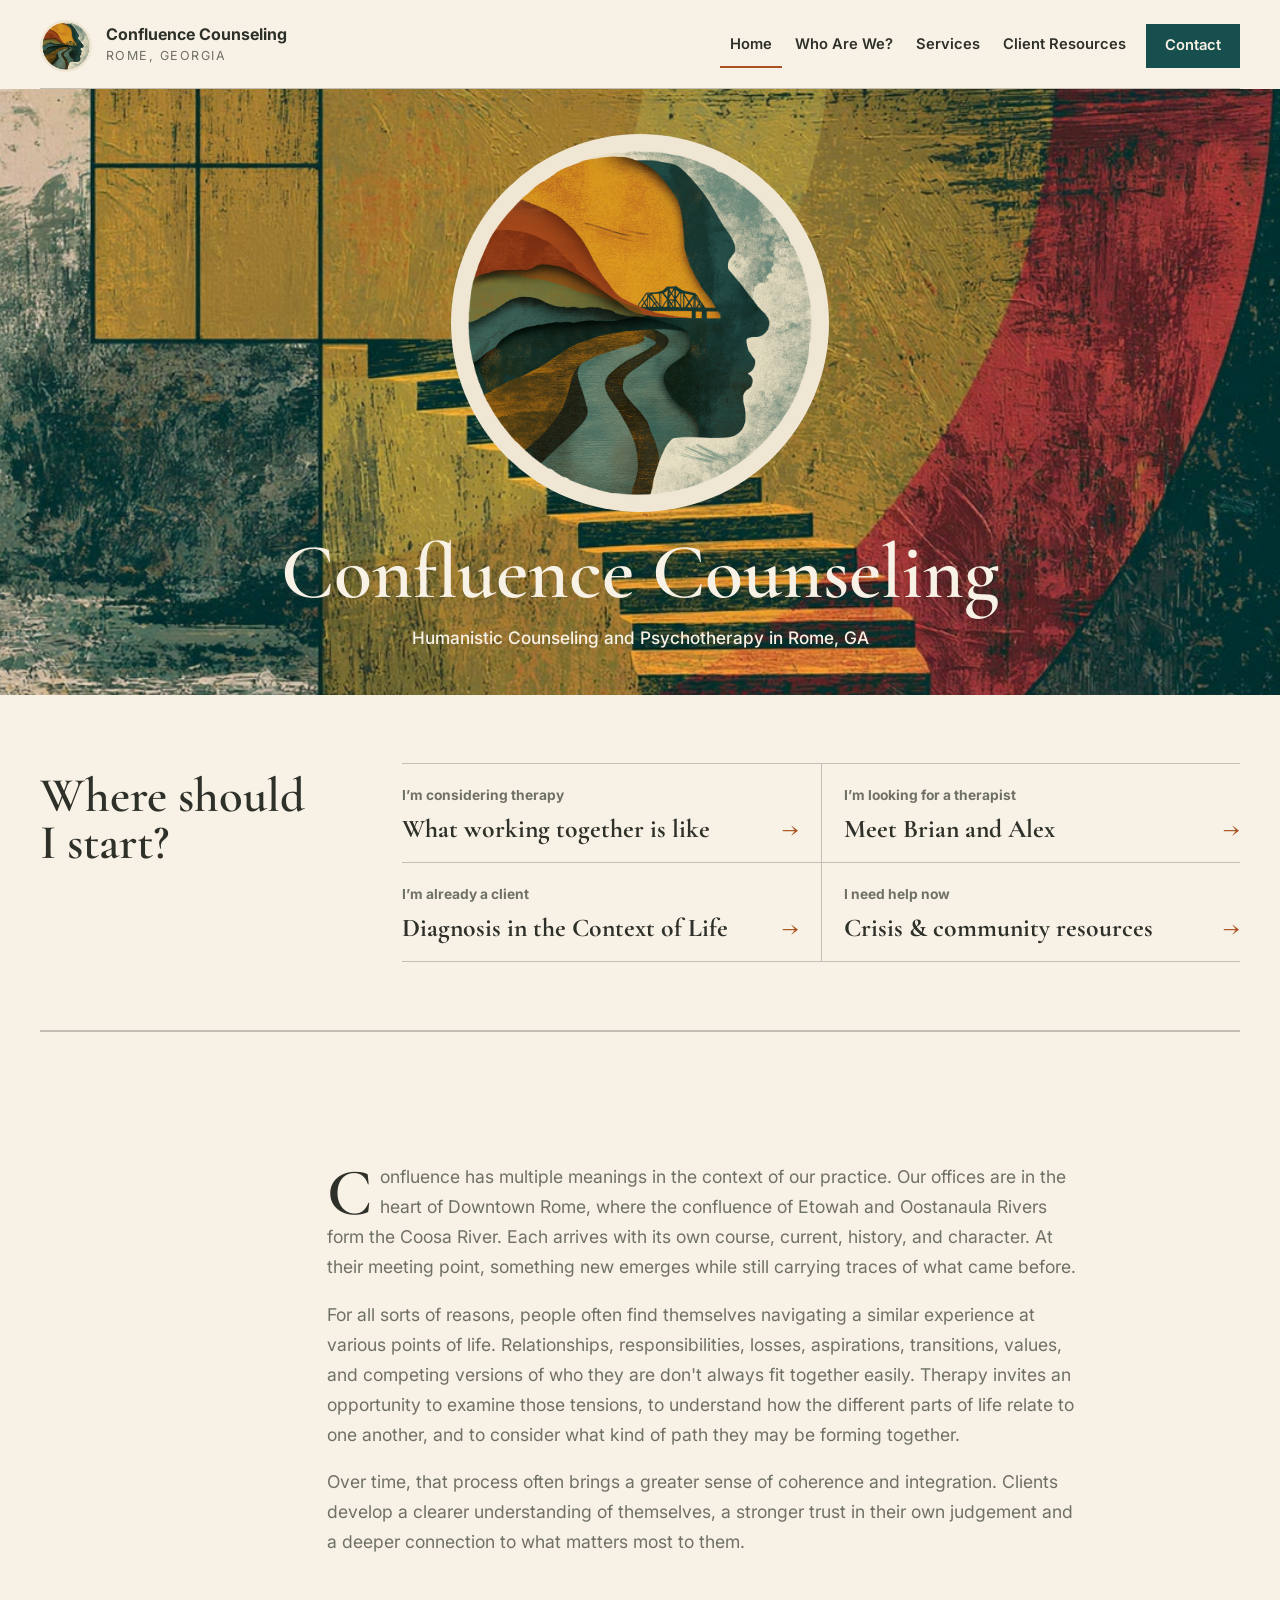
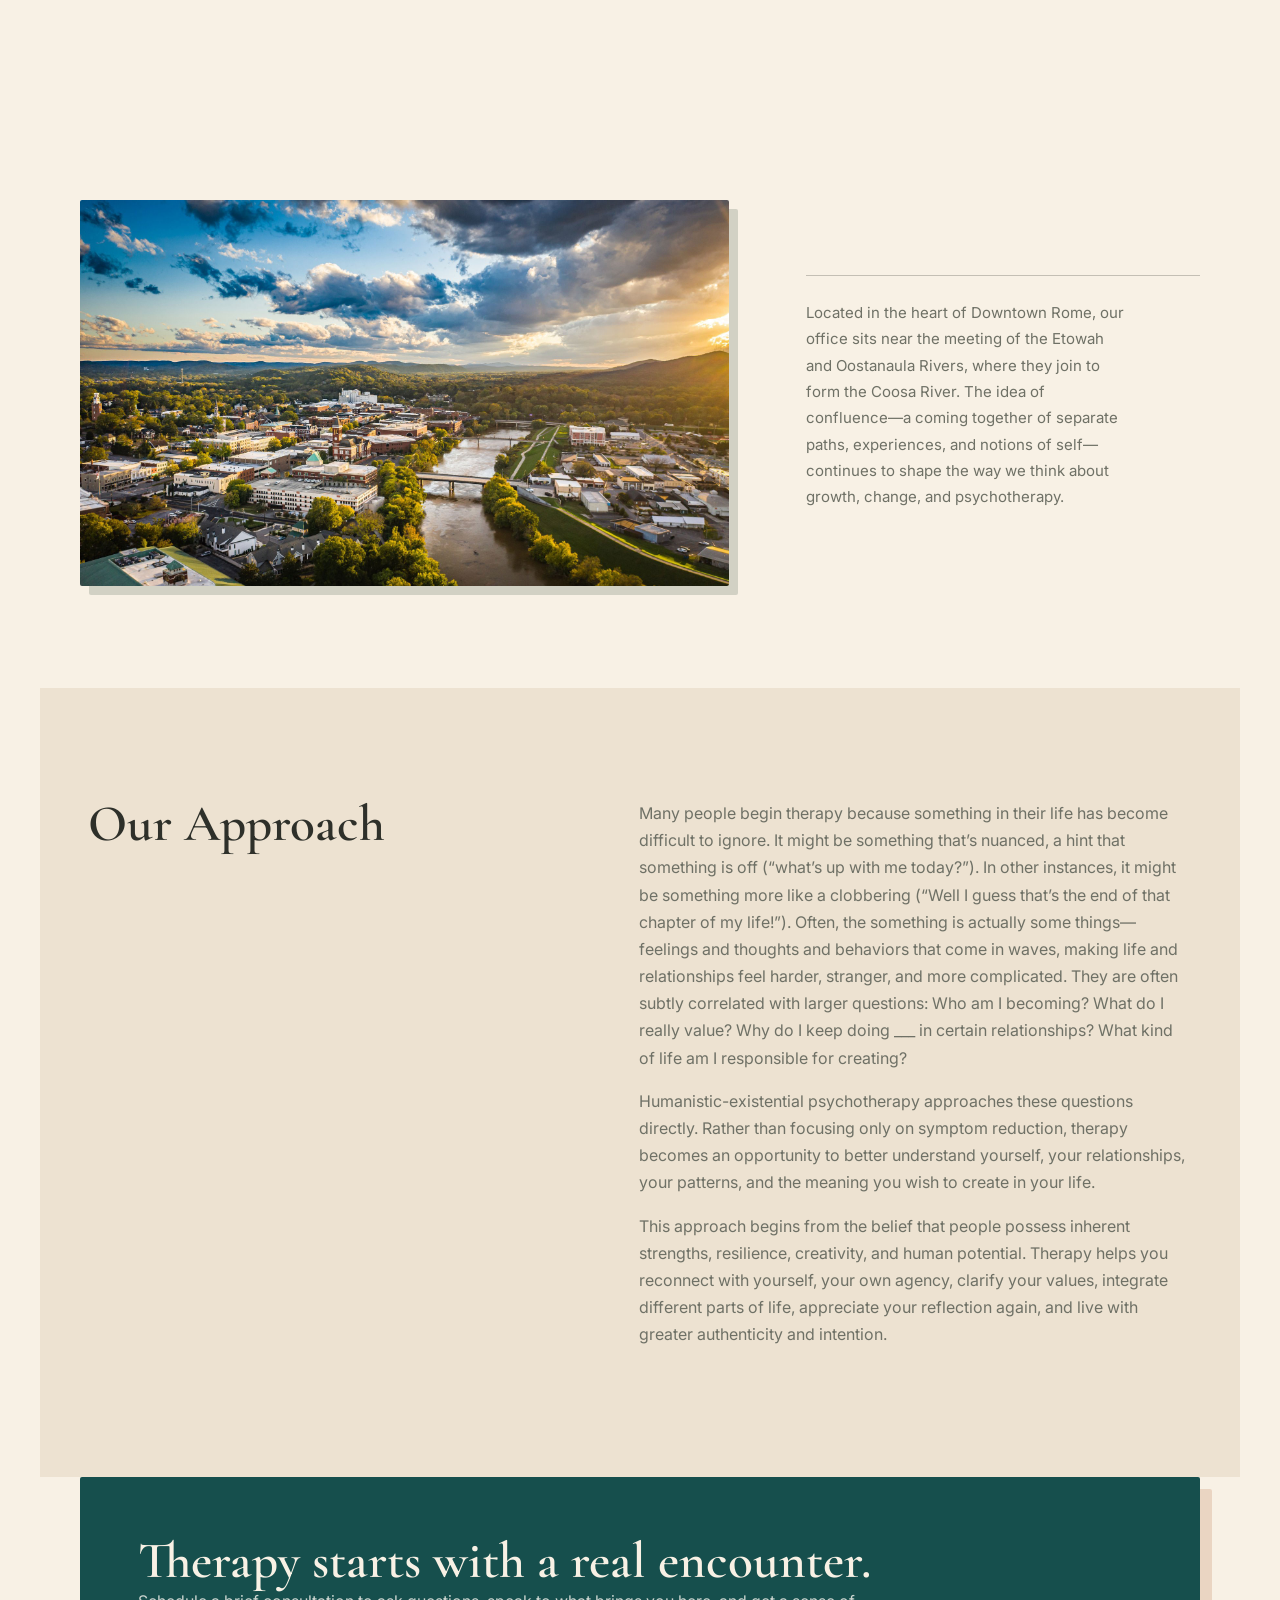
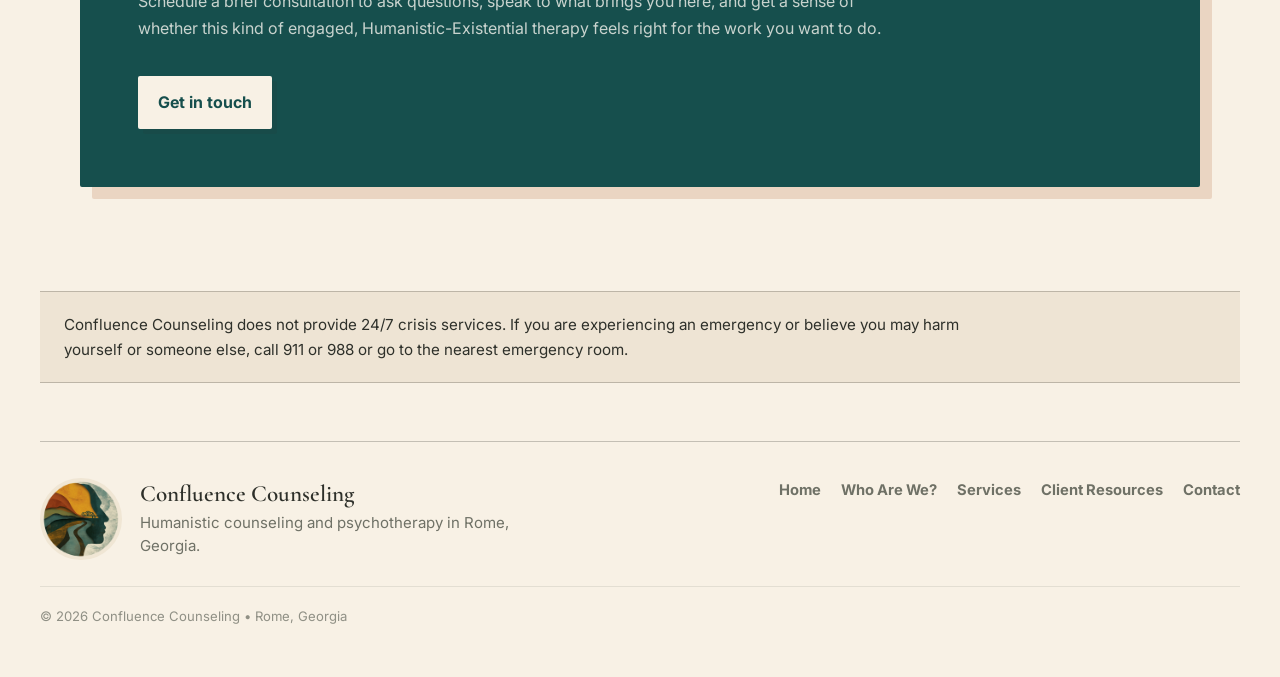
<file: index.html>
<!DOCTYPE html>
<html lang="en">
<head>
  <meta charset="UTF-8">
  <meta name="viewport" content="width=device-width, initial-scale=1.0">
  <title>Confluence Counseling</title>
  <meta name="description" content="Confluence Counseling offers humanistic-existential psychotherapy in Rome, Georgia.">
  <link rel="canonical" href="https://www.confluencecounselingrome.com/">
  <meta property="og:type" content="website">
  <meta property="og:title" content="Confluence Counseling">
  <meta property="og:description" content="Humanistic-existential psychotherapy in Rome, Georgia.">
  <meta property="og:image" content="https://www.confluencecounselingrome.com/assets/confluence-logo.png">
  <meta property="og:url" content="https://www.confluencecounselingrome.com/">
  <meta name="twitter:card" content="summary_large_image">
  <meta name="twitter:title" content="Confluence Counseling">
  <meta name="twitter:description" content="Humanistic-existential psychotherapy in Rome, Georgia.">
  <meta name="twitter:image" content="https://www.confluencecounselingrome.com/assets/confluence-logo.png">
  <link rel="icon" type="image/png" href="assets/favicon.png">
  <link rel="preconnect" href="https://fonts.googleapis.com">
  <link rel="preconnect" href="https://fonts.gstatic.com" crossorigin>
  <link href="https://fonts.googleapis.com/css2?family=Cormorant+Garamond:wght@500;600;700&family=Inter:wght@400;500;600;700&display=swap" rel="stylesheet">
  <link rel="stylesheet" href="styles.css">
</head>
<body>
  <header class="site-header">
    <a class="brand" href="index.html" aria-label="Confluence Counseling home">
      <img class="brand-logo" src="assets/confluence-logo-192.png" alt="" width="52" height="52">
      <span>
        <span class="brand-name">Confluence Counseling</span>
        <span class="brand-location">Rome, Georgia</span>
      </span>
    </a>
    <nav class="site-nav" aria-label="Main navigation">
      <a href="index.html" aria-current="page">Home</a>
      <a href="about.html">Who Are We?</a>
      <a href="services.html">Services</a>
      <a href="get-help-now.html">Client Resources</a>
      <a class="nav-button" href="contact.html">Contact</a>
    </nav>
  </header>

  <main>
    <section class="hero hero-brand" aria-labelledby="hero-title">
      <div class="hero-brand-lockup">
        <img class="hero-brand-logo" src="assets/confluence-logo.png" alt="Confluence Counseling logo with river, human profile, landscape, and bridge imagery">
        <h1 id="hero-title">Confluence Counseling</h1>
        <p class="hero-brand-subtitle">Humanistic Counseling and Psychotherapy in Rome, GA</p>
      </div>
    </section>

    <section class="start-orientation" id="where-to-start" aria-labelledby="start-orientation-heading">
      <div class="start-orientation-heading">
        <h2 id="start-orientation-heading">Where should I start?</h2>
      </div>
      <div class="start-pathways">
        <a class="start-pathway" href="services.html#what-therapy-is-like">
          <span>I&rsquo;m considering therapy</span>
          <strong>What working together is like <span aria-hidden="true">&rarr;</span></strong>
        </a>
        <a class="start-pathway" href="about.html">
          <span>I&rsquo;m looking for a therapist</span>
          <strong>Meet Brian and Alex <span aria-hidden="true">&rarr;</span></strong>
        </a>
        <a class="start-pathway" href="services.html#diagnosis-in-context">
          <span>I&rsquo;m already a client</span>
          <strong>Diagnosis in the Context of Life <span aria-hidden="true">&rarr;</span></strong>
        </a>
        <a class="start-pathway" href="get-help-now.html#crisis-resources">
          <span>I need help now</span>
          <strong>Crisis &amp; community resources <span aria-hidden="true">&rarr;</span></strong>
        </a>
      </div>
    </section>

    <section class="intro-section intro-section-drop-cap">
      <div class="intro-copy">
        <p>Confluence has multiple meanings in the context of our practice. Our offices are in the heart of Downtown Rome, where the confluence of Etowah and Oostanaula Rivers form the Coosa River. Each arrives with its own course, current, history, and character. At their meeting point, something new emerges while still carrying traces of what came before.</p>
        <p>For all sorts of reasons, people often find themselves navigating a similar experience at various points of life. Relationships, responsibilities, losses, aspirations, transitions, values, and competing versions of who they are don't always fit together easily. Therapy invites an opportunity to examine those tensions, to understand how the different parts of life relate to one another, and to consider what kind of path they may be forming together.</p>
        <p>Over time, that process often brings a greater sense of coherence and integration. Clients develop a clearer understanding of themselves, a stronger trust in their own judgement and a deeper connection to what matters most to them.</p>
      </div>
    </section>

    <section class="place-feature" aria-label="Downtown Rome and the rivers that shape the city">
      <figure class="place-feature-figure">
        <img src="assets/downtown-rome-aerial-keith-beauchamp.jpg" alt="Aerial view of Downtown Rome, Georgia, the rivers, bridges, and surrounding mountains">
        <figcaption class="place-feature-caption">
          <p>Located in the heart of Downtown Rome, our office sits near the meeting of the Etowah and Oostanaula Rivers, where they join to form the Coosa River. The idea of confluence—a coming together of separate paths, experiences, and notions of self—continues to shape the way we think about growth, change, and psychotherapy.</p>
        </figcaption>
      </figure>
    </section>

    <section class="split-section">
      <div>
        <h2>Our Approach</h2>
      </div>
      <div class="quiet-list">
        <p>Many people begin therapy because something in their life has become difficult to ignore. It might be something that&rsquo;s nuanced, a hint that something is off (&ldquo;what&rsquo;s up with me today?&rdquo;). In other instances, it might be something more like a clobbering (&ldquo;Well I guess that&rsquo;s the end of that chapter of my life!&rdquo;). Often, the something is actually some things&mdash;feelings and thoughts and behaviors that come in waves, making life and relationships feel harder, stranger, and more complicated. They are often subtly correlated with larger questions: Who am I becoming? What do I really value? Why do I keep doing ___ in certain relationships? What kind of life am I responsible for creating?</p>
        <p>Humanistic-existential psychotherapy approaches these questions directly. Rather than focusing only on symptom reduction, therapy becomes an opportunity to better understand yourself, your relationships, your patterns, and the meaning you wish to create in your life.</p>
        <p>This approach begins from the belief that people possess inherent strengths, resilience, creativity, and human potential. Therapy helps you reconnect with yourself, your own agency, clarify your values, integrate different parts of life, appreciate your reflection again, and live with greater authenticity and intention.</p>
      </div>
    </section>

    <section class="cta-section">
      <h2>Therapy starts with a real encounter.</h2>
      <p>Schedule a brief consultation to ask questions, speak to what brings you here, and get a sense of whether this kind of engaged, Humanistic-Existential therapy feels right for the work you want to do.</p>
      <a class="button primary" href="contact.html">Get in touch</a>
    </section>
  </main>

  <section class="site-crisis-notice">
    <p>Confluence Counseling does not provide 24/7 crisis services. If you are experiencing an emergency or believe you may harm yourself or someone else, call 911 or 988 or go to the nearest emergency room.</p>
  </section>

  <footer class="site-footer">
    <div class="footer-main">
      <div class="footer-brand">
        <img class="footer-logo" src="assets/confluence-logo-192.png" alt="" width="74" height="74">
        <div>
          <strong>Confluence Counseling</strong>
          <p>Humanistic counseling and psychotherapy in Rome, Georgia.</p>
        </div>
      </div>
      <div class="footer-links">
        <a href="index.html">Home</a>
        <a href="about.html">Who Are We?</a>
        <a href="services.html">Services</a>
        <a href="get-help-now.html">Client Resources</a>
        <a href="contact.html">Contact</a>
      </div>
    </div>
    <p class="footer-copyright">© 2026 Confluence Counseling • Rome, Georgia</p>
  </footer>
  <!-- Cloudflare Web Analytics -->
  <script type="module" src="https://static.cloudflareinsights.com/beacon.min.js" data-cf-beacon='{"token":"ea57af6bfa5d4cd5b3e2981929c6101a"}'></script>
  <!-- End Cloudflare Web Analytics -->
</body>
</html>
</file>
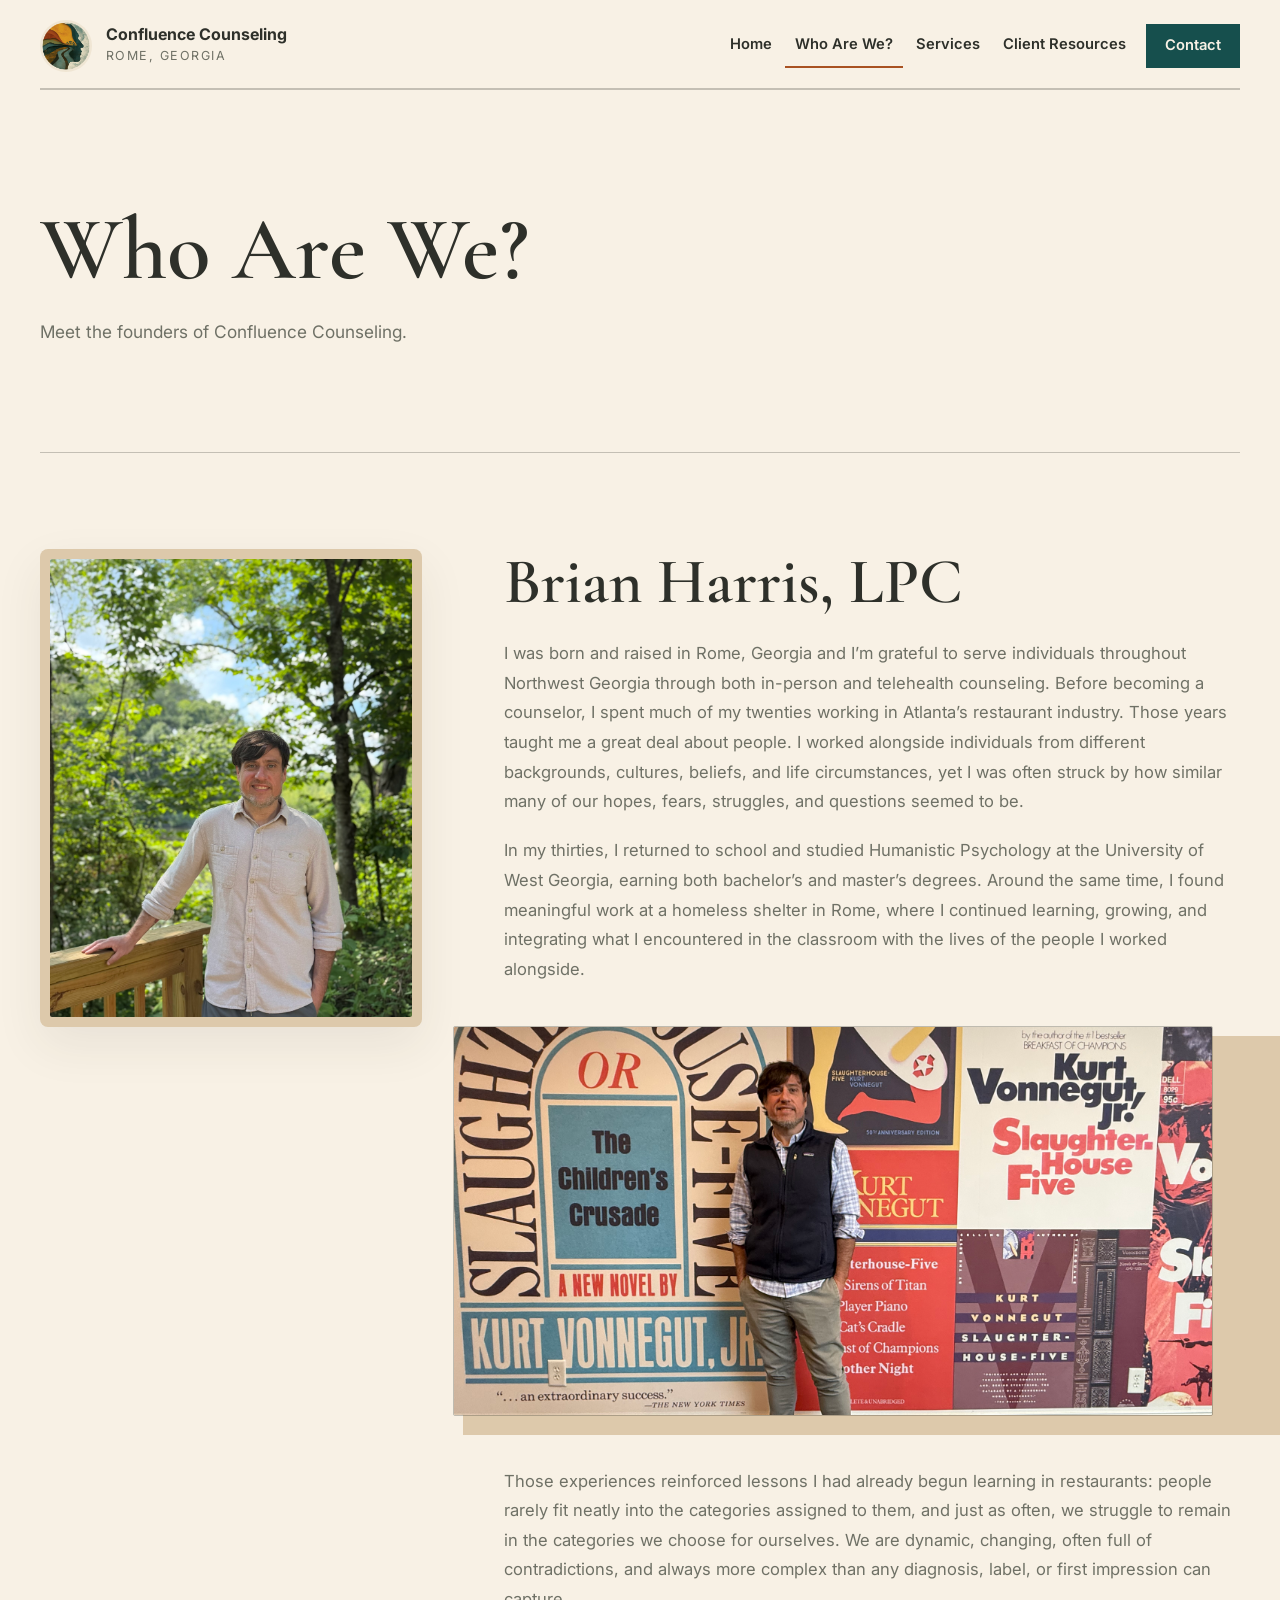
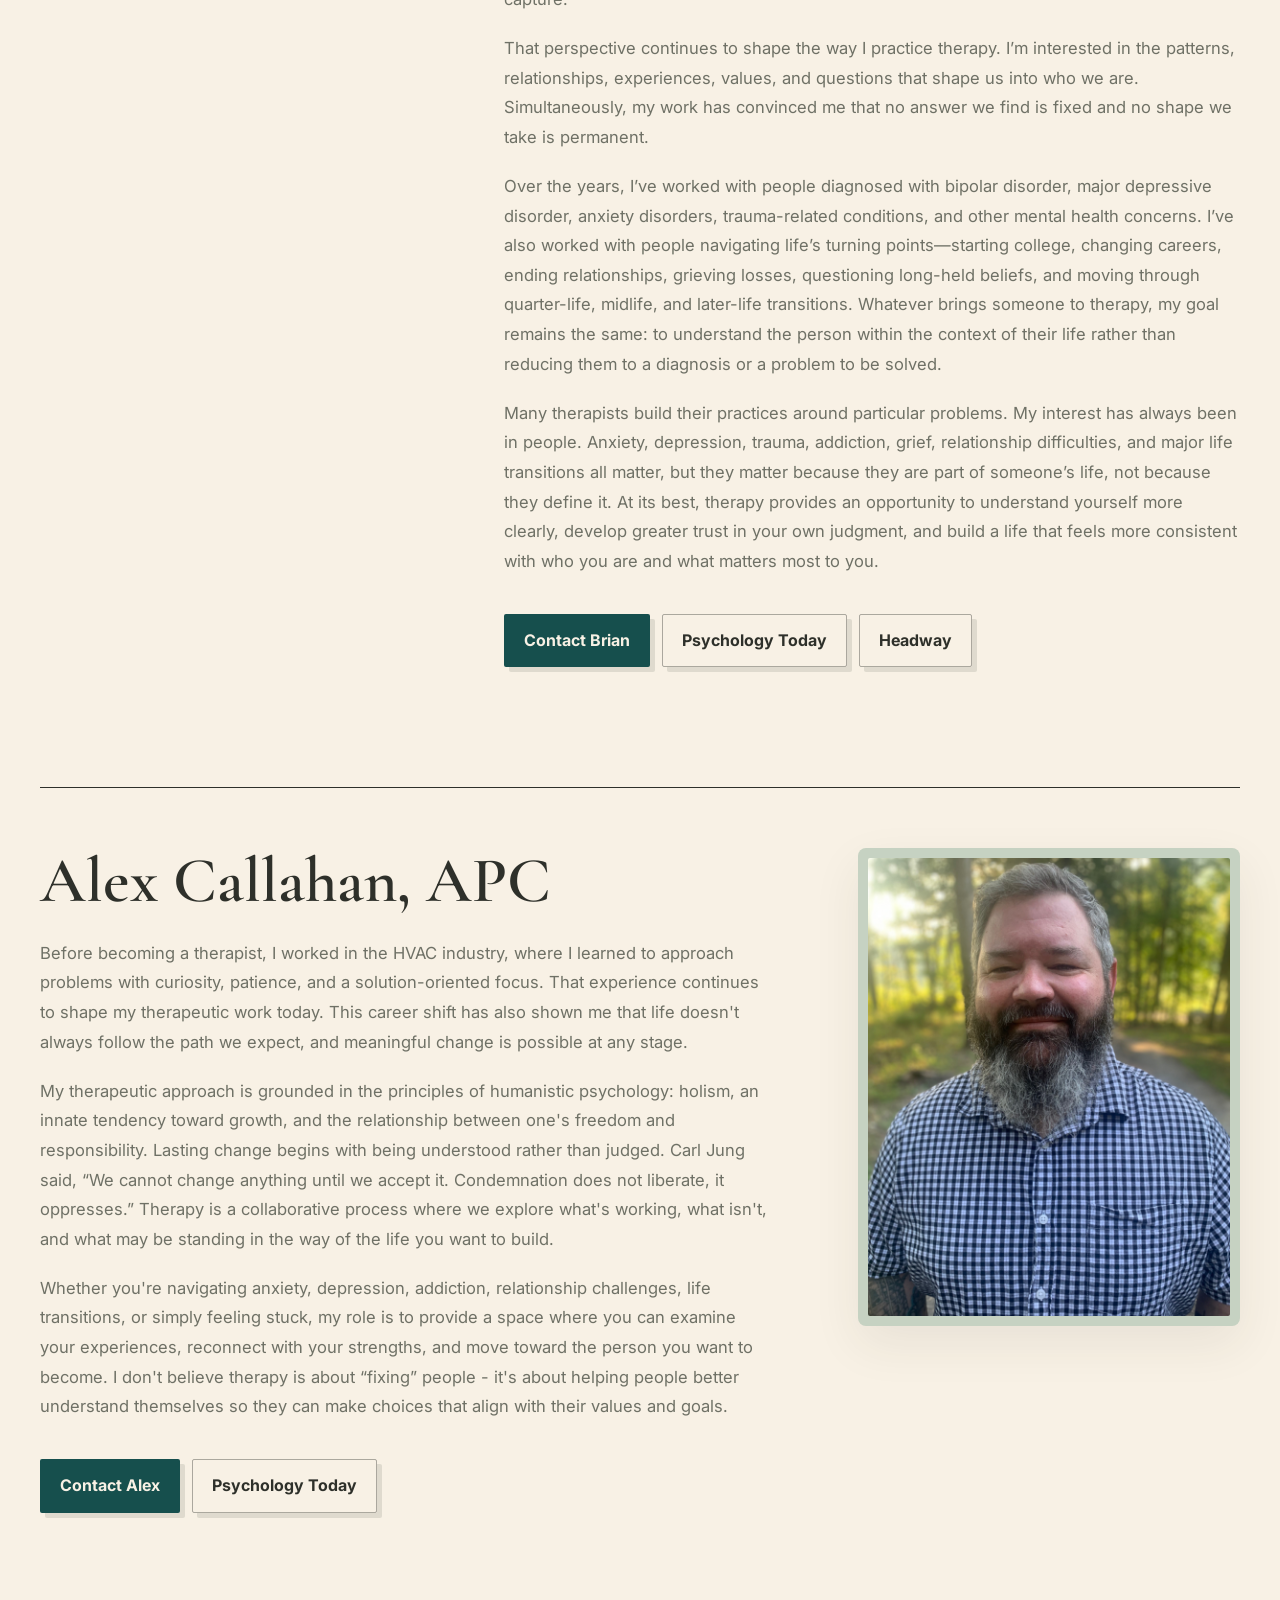
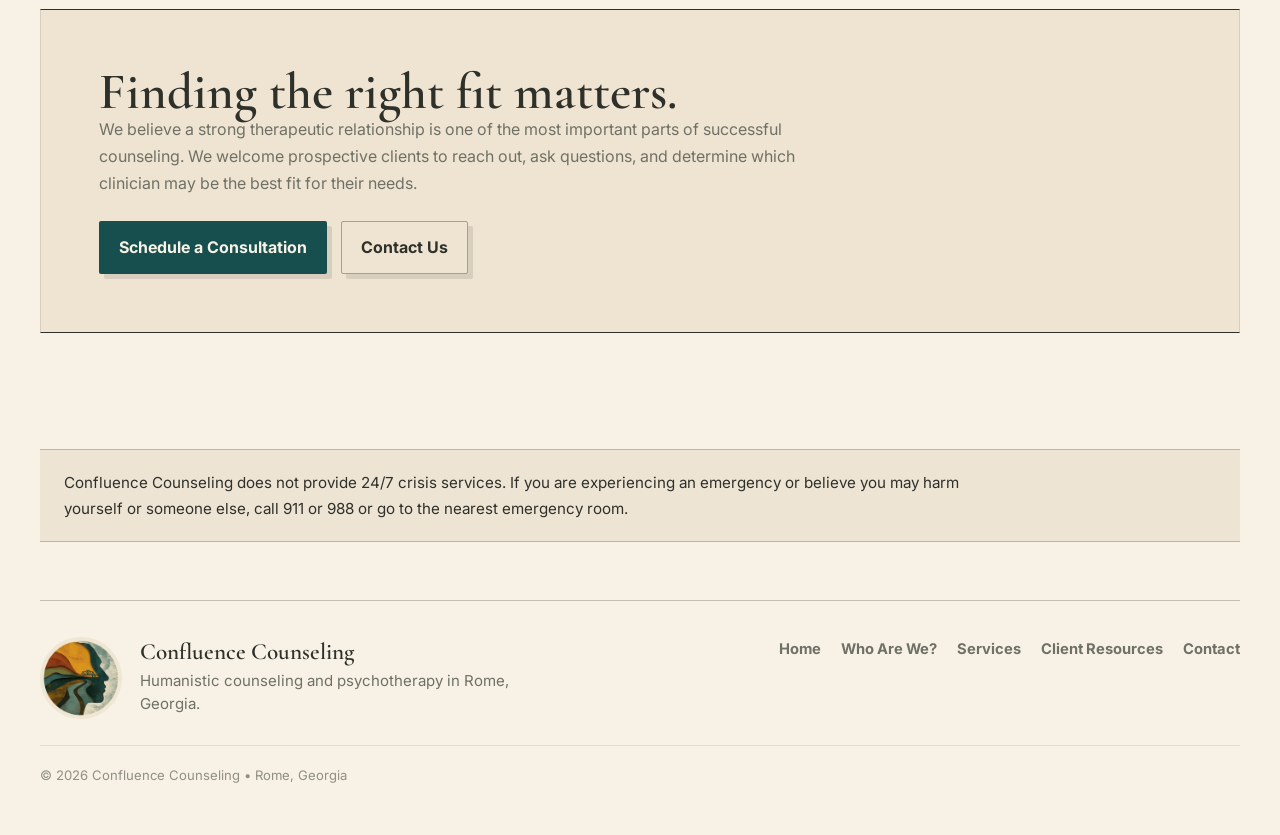
<file: about.html>
<!DOCTYPE html>
<html lang="en">
<head>
  <meta charset="UTF-8">
  <meta name="viewport" content="width=device-width, initial-scale=1.0">
  <title>Who Are We? | Confluence Counseling</title>
  <meta name="description" content="Learn about Confluence Counseling, a humanistic-existential psychotherapy practice founded by Brian Harris and Alex Callahan in Rome, Georgia.">
  <link rel="icon" type="image/png" href="assets/favicon.png">
  <link rel="preconnect" href="https://fonts.googleapis.com">
  <link rel="preconnect" href="https://fonts.gstatic.com" crossorigin>
  <link href="https://fonts.googleapis.com/css2?family=Cormorant+Garamond:wght@500;600;700&family=Inter:wght@400;500;600;700&display=swap" rel="stylesheet">
  <link rel="stylesheet" href="styles.css">
</head>
<body>
  <header class="site-header">
    <a class="brand" href="index.html" aria-label="Confluence Counseling home">
      <img class="brand-logo" src="assets/confluence-logo-192.png" alt="" width="52" height="52">
      <span>
        <span class="brand-name">Confluence Counseling</span>
        <span class="brand-location">Rome, Georgia</span>
      </span>
    </a>
    <nav class="site-nav" aria-label="Main navigation">
      <a href="index.html">Home</a>
      <a href="about.html" aria-current="page">Who Are We?</a>
      <a href="services.html">Services</a>
      <a href="get-help-now.html">Client Resources</a>
      <a class="nav-button" href="contact.html">Contact</a>
    </nav>
  </header>

  <main>
    <section class="practice-intro">
      <h1>Who Are We?</h1>
      <p>Meet the founders of Confluence Counseling.</p>
    </section>

    <section class="counselors-section">
      <div class="clinician-stack">
        <article class="clinician-profile">
          <div class="clinician-portrait">
            <img src="assets/brian-harris-bio-photo-1050.png" alt="Brian Harris, LPC">
          </div>
          <div class="clinician-content">
            <h3>Brian Harris, LPC</h3>
            <p>I was born and raised in Rome, Georgia and I&rsquo;m grateful to serve individuals throughout Northwest Georgia through both in-person and telehealth counseling. Before becoming a counselor, I spent much of my twenties working in Atlanta&rsquo;s restaurant industry. Those years taught me a great deal about people. I worked alongside individuals from different backgrounds, cultures, beliefs, and life circumstances, yet I was often struck by how similar many of our hopes, fears, struggles, and questions seemed to be.</p>
            <p>In my thirties, I returned to school and studied Humanistic Psychology at the University of West Georgia, earning both bachelor&rsquo;s and master&rsquo;s degrees. Around the same time, I found meaningful work at a homeless shelter in Rome, where I continued learning, growing, and integrating what I encountered in the classroom with the lives of the people I worked alongside.</p>
            <figure class="bio-context-photo bio-context-photo-brian">
              <img src="assets/brian-harris-vonnegut-covers.jpeg" alt="Brian Harris standing in front of Kurt Vonnegut book covers">
            </figure>
            <p>Those experiences reinforced lessons I had already begun learning in restaurants: people rarely fit neatly into the categories assigned to them, and just as often, we struggle to remain in the categories we choose for ourselves. We are dynamic, changing, often full of contradictions, and always more complex than any diagnosis, label, or first impression can capture.</p>
            <p>That perspective continues to shape the way I practice therapy. I&rsquo;m interested in the patterns, relationships, experiences, values, and questions that shape us into who we are. Simultaneously, my work has convinced me that no answer we find is fixed and no shape we take is permanent.</p>
            <p>Over the years, I&rsquo;ve worked with people diagnosed with bipolar disorder, major depressive disorder, anxiety disorders, trauma-related conditions, and other mental health concerns. I&rsquo;ve also worked with people navigating life&rsquo;s turning points&mdash;starting college, changing careers, ending relationships, grieving losses, questioning long-held beliefs, and moving through quarter-life, midlife, and later-life transitions. Whatever brings someone to therapy, my goal remains the same: to understand the person within the context of their life rather than reducing them to a diagnosis or a problem to be solved.</p>
            <p>Many therapists build their practices around particular problems. My interest has always been in people. Anxiety, depression, trauma, addiction, grief, relationship difficulties, and major life transitions all matter, but they matter because they are part of someone&rsquo;s life, not because they define it. At its best, therapy provides an opportunity to understand yourself more clearly, develop greater trust in your own judgment, and build a life that feels more consistent with who you are and what matters most to you.</p>
            <div class="counselor-actions">
              <a class="button primary" href="contact.html#brian-contact">Contact Brian</a>
              <a class="button secondary" href="https://www.psychologytoday.com/us/therapists/brian-harris-rome-ga/1005113" target="_blank" rel="noopener noreferrer">Psychology Today</a>
              <a class="button secondary" href="https://care.headway.co/providers/brian-harris-2" target="_blank" rel="noopener noreferrer">Headway</a>
            </div>
          </div>
        </article>

        <article class="clinician-profile clinician-profile-reverse">
          <div class="clinician-content">
            <h3>Alex Callahan, APC</h3>
            <p>Before becoming a therapist, I worked in the HVAC industry, where I learned to approach problems with curiosity, patience, and a solution-oriented focus. That experience continues to shape my therapeutic work today. This career shift has also shown me that life doesn't always follow the path we expect, and meaningful change is possible at any stage.</p>
            <p>My therapeutic approach is grounded in the principles of humanistic psychology: holism, an innate tendency toward growth, and the relationship between one's freedom and responsibility. Lasting change begins with being understood rather than judged. Carl Jung said, &ldquo;We cannot change anything until we accept it. Condemnation does not liberate, it oppresses.&rdquo; Therapy is a collaborative process where we explore what's working, what isn't, and what may be standing in the way of the life you want to build.</p>
            <p>Whether you're navigating anxiety, depression, addiction, relationship challenges, life transitions, or simply feeling stuck, my role is to provide a space where you can examine your experiences, reconnect with your strengths, and move toward the person you want to become. I don't believe therapy is about &ldquo;fixing&rdquo; people - it's about helping people better understand themselves so they can make choices that align with their values and goals.</p>
            <div class="counselor-actions">
              <a class="button primary" href="contact.html#alex-contact">Contact Alex</a>
              <a class="button secondary" href="https://www.psychologytoday.com/us/therapists/alex-callahan-rome-ga/1239433" target="_blank" rel="noopener noreferrer">Psychology Today</a>
            </div>
          </div>
          <div class="clinician-portrait">
            <img src="assets/alex-callahan-bio-photo.jpeg" alt="Alex Callahan, APC">
          </div>
        </article>
      </div>
    </section>

    <section class="about-closing-section">
      <h2>Finding the right fit matters.</h2>
      <p>We believe a strong therapeutic relationship is one of the most important parts of successful counseling. We welcome prospective clients to reach out, ask questions, and determine which clinician may be the best fit for their needs.</p>
      <div class="about-closing-actions">
        <a class="button primary" href="contact.html">Schedule a Consultation</a>
        <a class="button secondary" href="contact.html">Contact Us</a>
      </div>
    </section>
  </main>

  <section class="site-crisis-notice">
    <p>Confluence Counseling does not provide 24/7 crisis services. If you are experiencing an emergency or believe you may harm yourself or someone else, call 911 or 988 or go to the nearest emergency room.</p>
  </section>

  <footer class="site-footer">
    <div class="footer-main">
      <div class="footer-brand">
        <img class="footer-logo" src="assets/confluence-logo-192.png" alt="" width="74" height="74">
        <div>
          <strong>Confluence Counseling</strong>
          <p>Humanistic counseling and psychotherapy in Rome, Georgia.</p>
        </div>
      </div>
      <div class="footer-links">
        <a href="index.html">Home</a>
        <a href="about.html">Who Are We?</a>
        <a href="services.html">Services</a>
        <a href="get-help-now.html">Client Resources</a>
        <a href="contact.html">Contact</a>
      </div>
    </div>
    <p class="footer-copyright">© 2026 Confluence Counseling • Rome, Georgia</p>
  </footer>
  <!-- Cloudflare Web Analytics -->
  <script type="module" src="https://static.cloudflareinsights.com/beacon.min.js" data-cf-beacon='{"token":"ea57af6bfa5d4cd5b3e2981929c6101a"}'></script>
  <!-- End Cloudflare Web Analytics -->
</body>
</html>
</file>
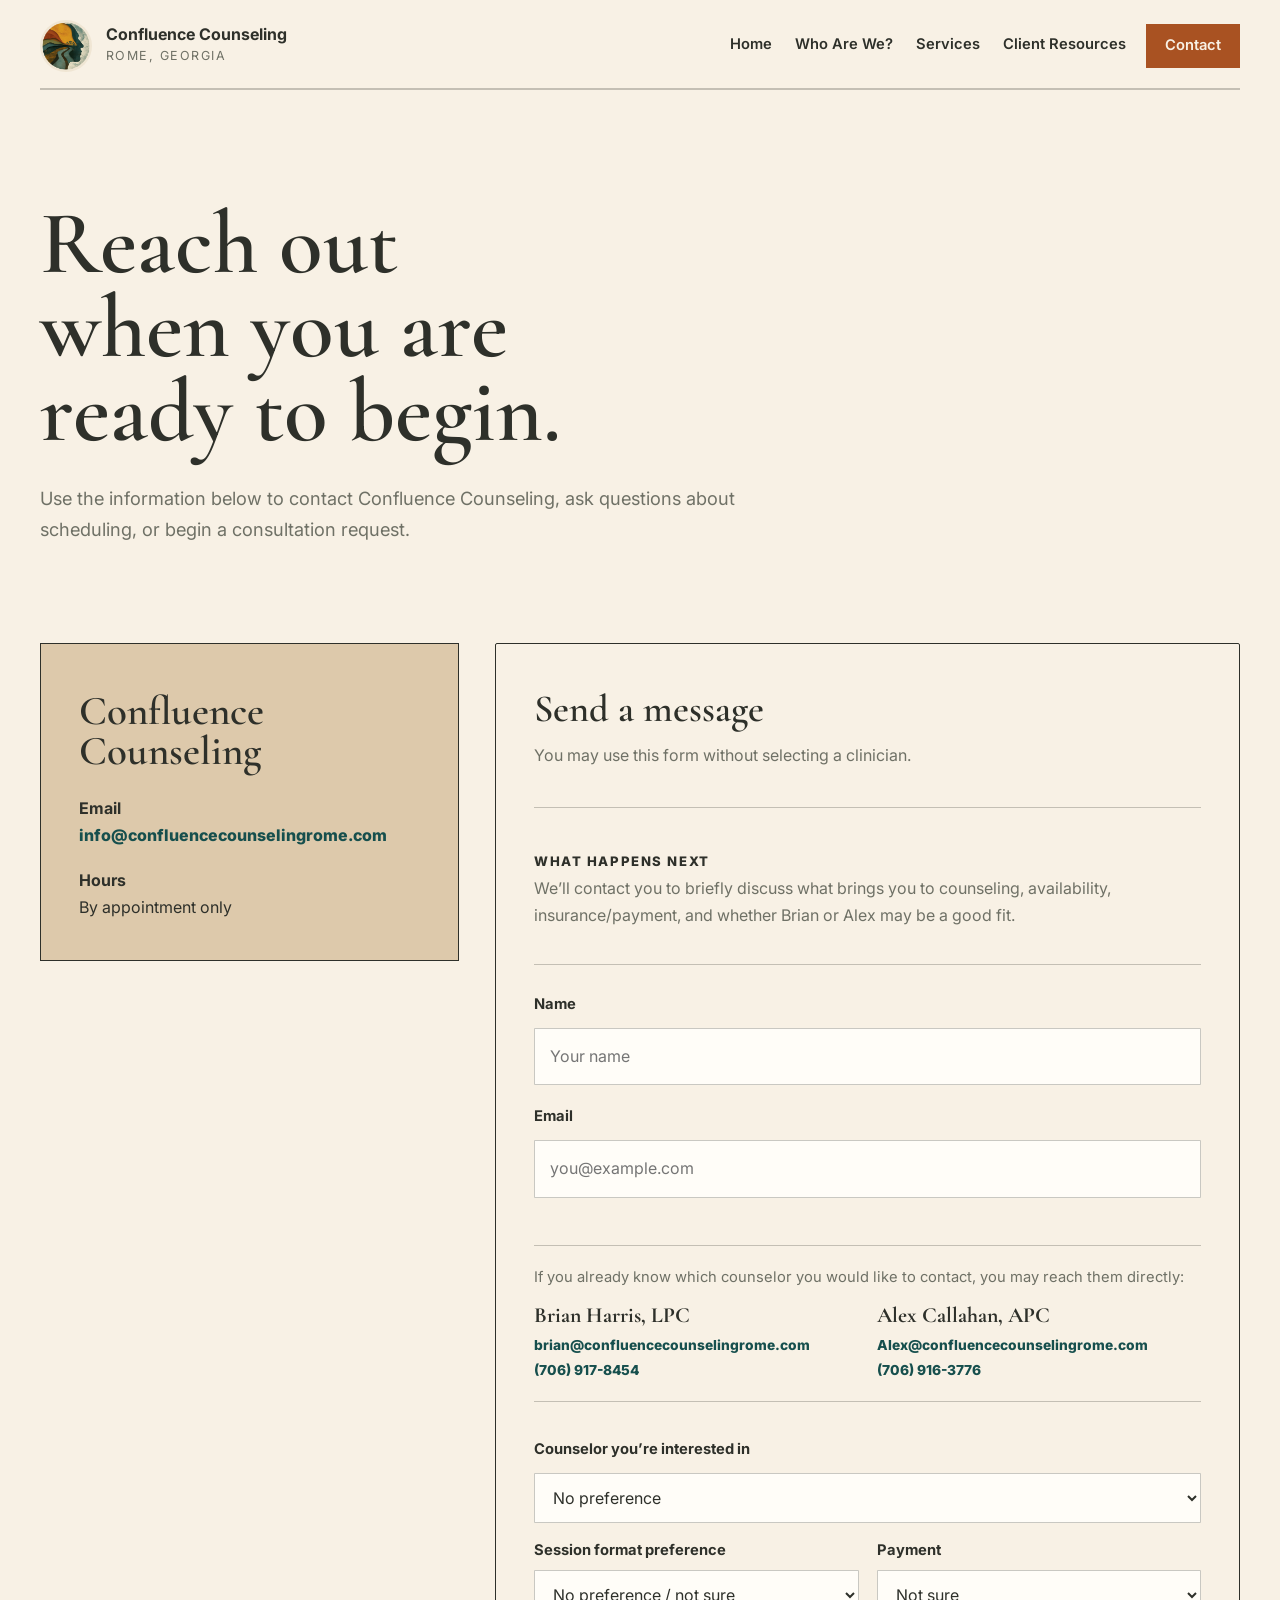
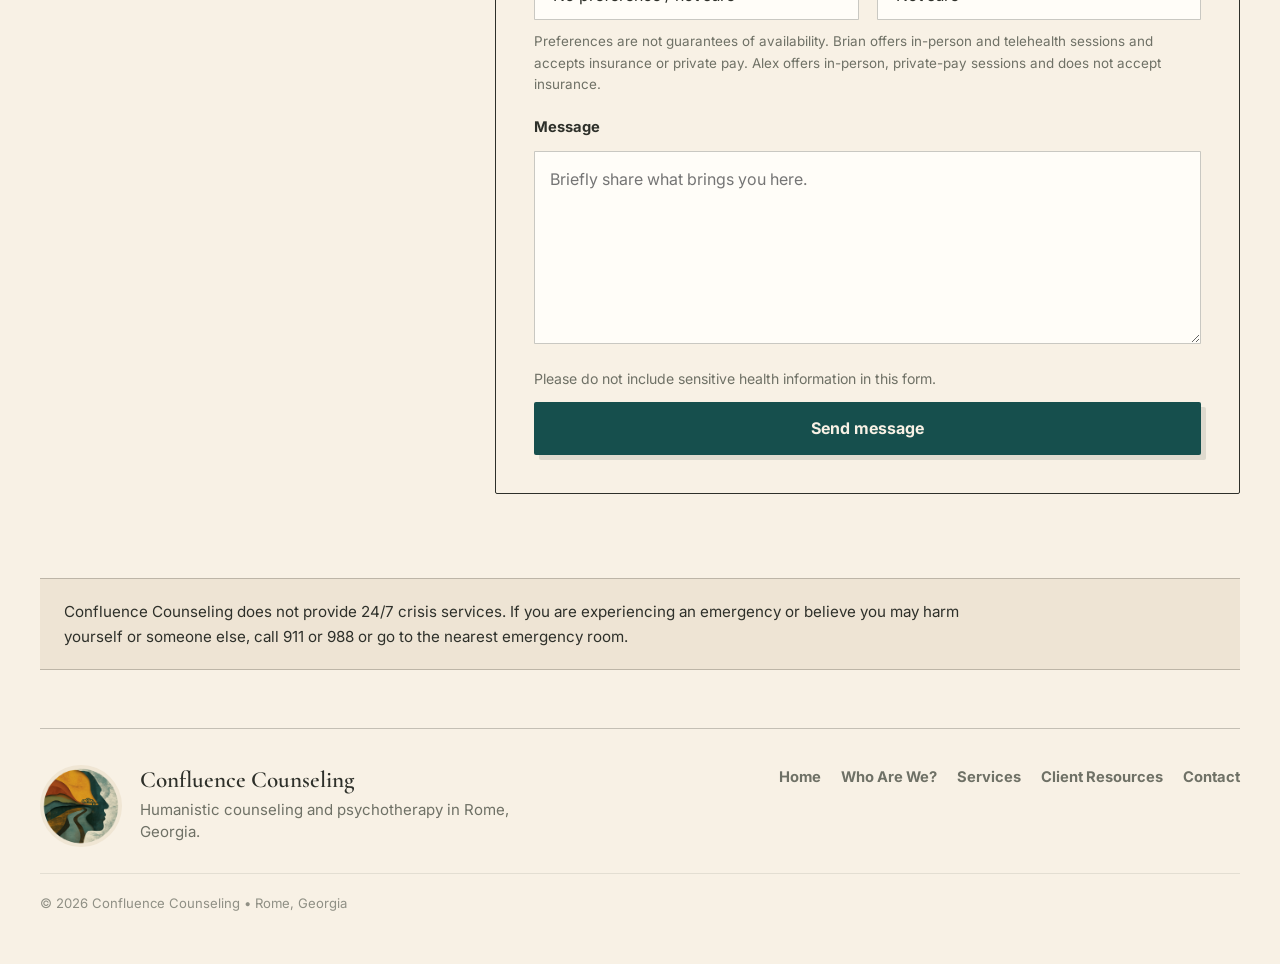
<file: contact.html>
<!DOCTYPE html>
<html lang="en">
<head>
  <meta charset="UTF-8">
  <meta name="viewport" content="width=device-width, initial-scale=1.0">
  <title>Contact | Confluence Counseling</title>
  <meta name="description" content="Contact Confluence Counseling, a humanistic counseling and psychotherapy practice in Rome, Georgia.">
  <link rel="icon" type="image/png" href="assets/favicon.png">
  <link rel="preconnect" href="https://fonts.googleapis.com">
  <link rel="preconnect" href="https://fonts.gstatic.com" crossorigin>
  <link href="https://fonts.googleapis.com/css2?family=Cormorant+Garamond:wght@500;600;700&family=Inter:wght@400;500;600;700&display=swap" rel="stylesheet">
  <link rel="stylesheet" href="styles.css">
</head>
<body>
  <header class="site-header">
    <a class="brand" href="index.html" aria-label="Confluence Counseling home">
      <img class="brand-logo" src="assets/confluence-logo-192.png" alt="" width="52" height="52">
      <span>
        <span class="brand-name">Confluence Counseling</span>
        <span class="brand-location">Rome, Georgia</span>
      </span>
    </a>
    <nav class="site-nav" aria-label="Main navigation">
      <a href="index.html">Home</a>
      <a href="about.html">Who Are We?</a>
      <a href="services.html">Services</a>
      <a href="get-help-now.html">Client Resources</a>
      <a class="nav-button" href="contact.html" aria-current="page">Contact</a>
    </nav>
  </header>

  <main>
    <section class="page-hero">
      <h1>Reach out when you are ready to begin.</h1>
      <p>Use the information below to contact Confluence Counseling, ask questions about scheduling, or begin a consultation request.</p>
    </section>

    <section class="contact-layout contact-layout-review" id="contact-options">
      <aside class="contact-directory" aria-label="General contact information">
        <h2>Confluence Counseling</h2>
        <div class="contact-lines">
          <p><strong>Email</strong><br><a href="mailto:info@confluencecounselingrome.com">info@confluencecounselingrome.com</a></p>
          <p><strong>Hours</strong><br>By appointment only</p>
        </div>
      </aside>

      <form class="contact-form" id="contact-form" action="https://formspree.io/f/mkjnjbek" method="POST">
        <div class="contact-form-intro">
          <h2>Send a message</h2>
          <p>You may use this form without selecting a clinician.</p>
        </div>

        <div class="contact-next-step">
          <h3>What happens next</h3>
          <p>We&rsquo;ll contact you to briefly discuss what brings you to counseling, availability, insurance/payment, and whether Brian or Alex may be a good fit.</p>
        </div>

        <label for="name">Name</label>
        <input id="name" name="name" type="text" placeholder="Your name" required>

        <label for="email">Email</label>
        <input id="email" name="email" type="email" placeholder="you@example.com" required>

        <div class="form-direct-contact" aria-label="Direct clinician contact information">
          <p>If you already know which counselor you would like to contact, you may reach them directly:</p>
          <div class="form-direct-contact-grid">
            <div id="brian-contact">
              <strong>Brian Harris, LPC</strong>
              <a href="mailto:brian@confluencecounselingrome.com">brian@confluencecounselingrome.com</a>
              <a href="tel:+17069178454">(706) 917-8454</a>
            </div>
            <div id="alex-contact">
              <strong>Alex Callahan, APC</strong>
              <a href="mailto:Alex@confluencecounselingrome.com">Alex@confluencecounselingrome.com</a>
              <a href="tel:+17069163776">(706) 916-3776</a>
            </div>
          </div>
        </div>

        <label for="interested-counselor">Counselor you&rsquo;re interested in</label>
        <select id="interested-counselor" name="interested_counselor">
          <option value="No preference" selected>No preference</option>
          <option value="Brian Harris, LPC">Brian Harris, LPC</option>
          <option value="Alex Callahan, APC">Alex Callahan, APC</option>
        </select>

        <div class="form-preferences">
          <div class="form-field">
            <label for="session-format">Session format preference</label>
            <select id="session-format" name="session_format_preference" aria-describedby="preference-note">
              <option value="No preference / not sure" selected>No preference / not sure</option>
              <option value="In person">In person</option>
              <option value="Telehealth">Telehealth</option>
            </select>
          </div>

          <div class="form-field">
            <label for="payment">Payment</label>
            <select id="payment" name="payment_preference" aria-describedby="preference-note">
              <option value="Not sure" selected>Not sure</option>
              <option value="Insurance">Insurance</option>
              <option value="Private pay">Private pay</option>
            </select>
          </div>
        </div>
        <p class="form-preference-note" id="preference-note">Preferences are not guarantees of availability. Brian offers in-person and telehealth sessions and accepts insurance or private pay. Alex offers in-person, private-pay sessions and does not accept insurance.</p>

        <label for="message">Message</label>
        <textarea id="message" name="message" rows="6" placeholder="Briefly share what brings you here." required></textarea>

        <p class="form-note">Please do not include sensitive health information in this form.</p>
        <button class="button primary" type="submit">Send message</button>
      </form>
    </section>

    <section class="site-crisis-notice">
      <p>Confluence Counseling does not provide 24/7 crisis services. If you are experiencing an emergency or believe you may harm yourself or someone else, call 911 or 988 or go to the nearest emergency room.</p>
    </section>
  </main>

  <footer class="site-footer">
    <div class="footer-main">
      <div class="footer-brand">
        <img class="footer-logo" src="assets/confluence-logo-192.png" alt="" width="74" height="74">
        <div>
          <strong>Confluence Counseling</strong>
          <p>Humanistic counseling and psychotherapy in Rome, Georgia.</p>
        </div>
      </div>
      <div class="footer-links">
        <a href="index.html">Home</a>
        <a href="about.html">Who Are We?</a>
        <a href="services.html">Services</a>
        <a href="get-help-now.html">Client Resources</a>
        <a href="contact.html">Contact</a>
      </div>
    </div>
    <p class="footer-copyright">© 2026 Confluence Counseling • Rome, Georgia</p>
  </footer>
</body>
</html>
</file>
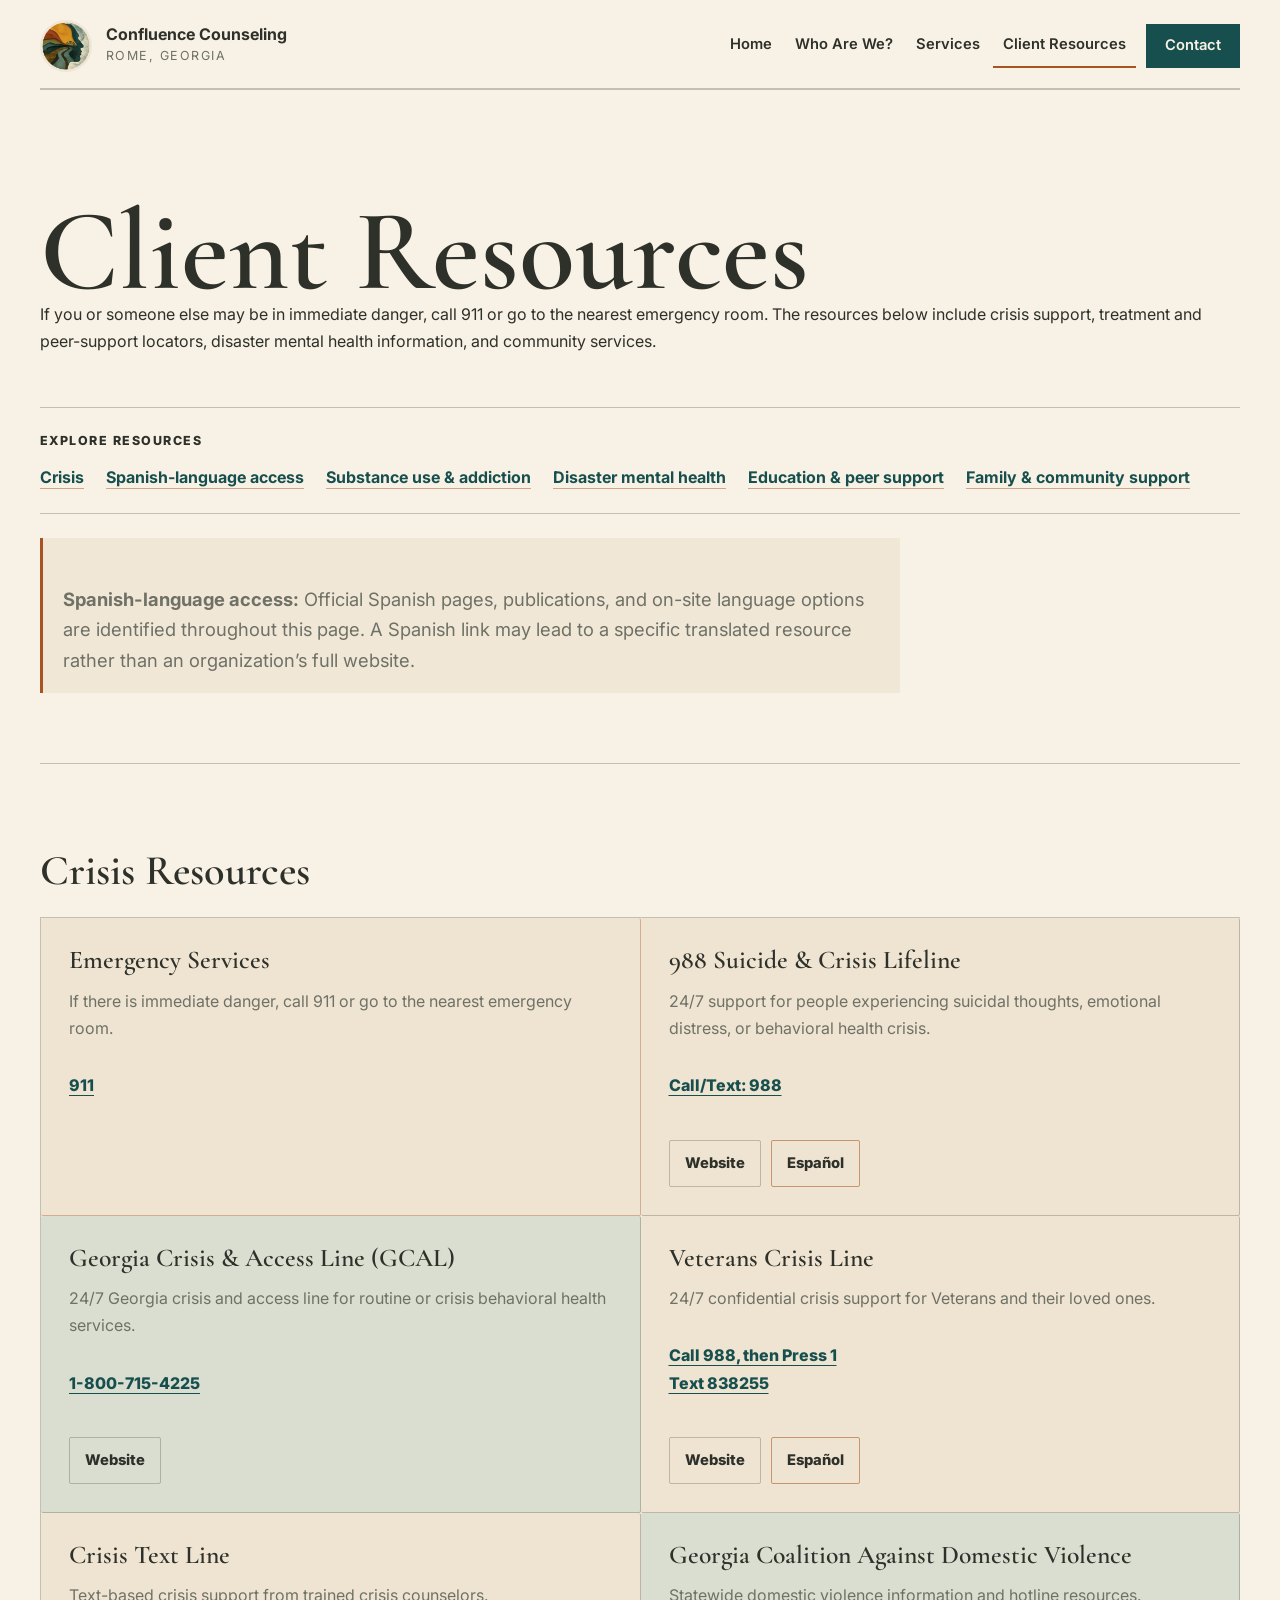
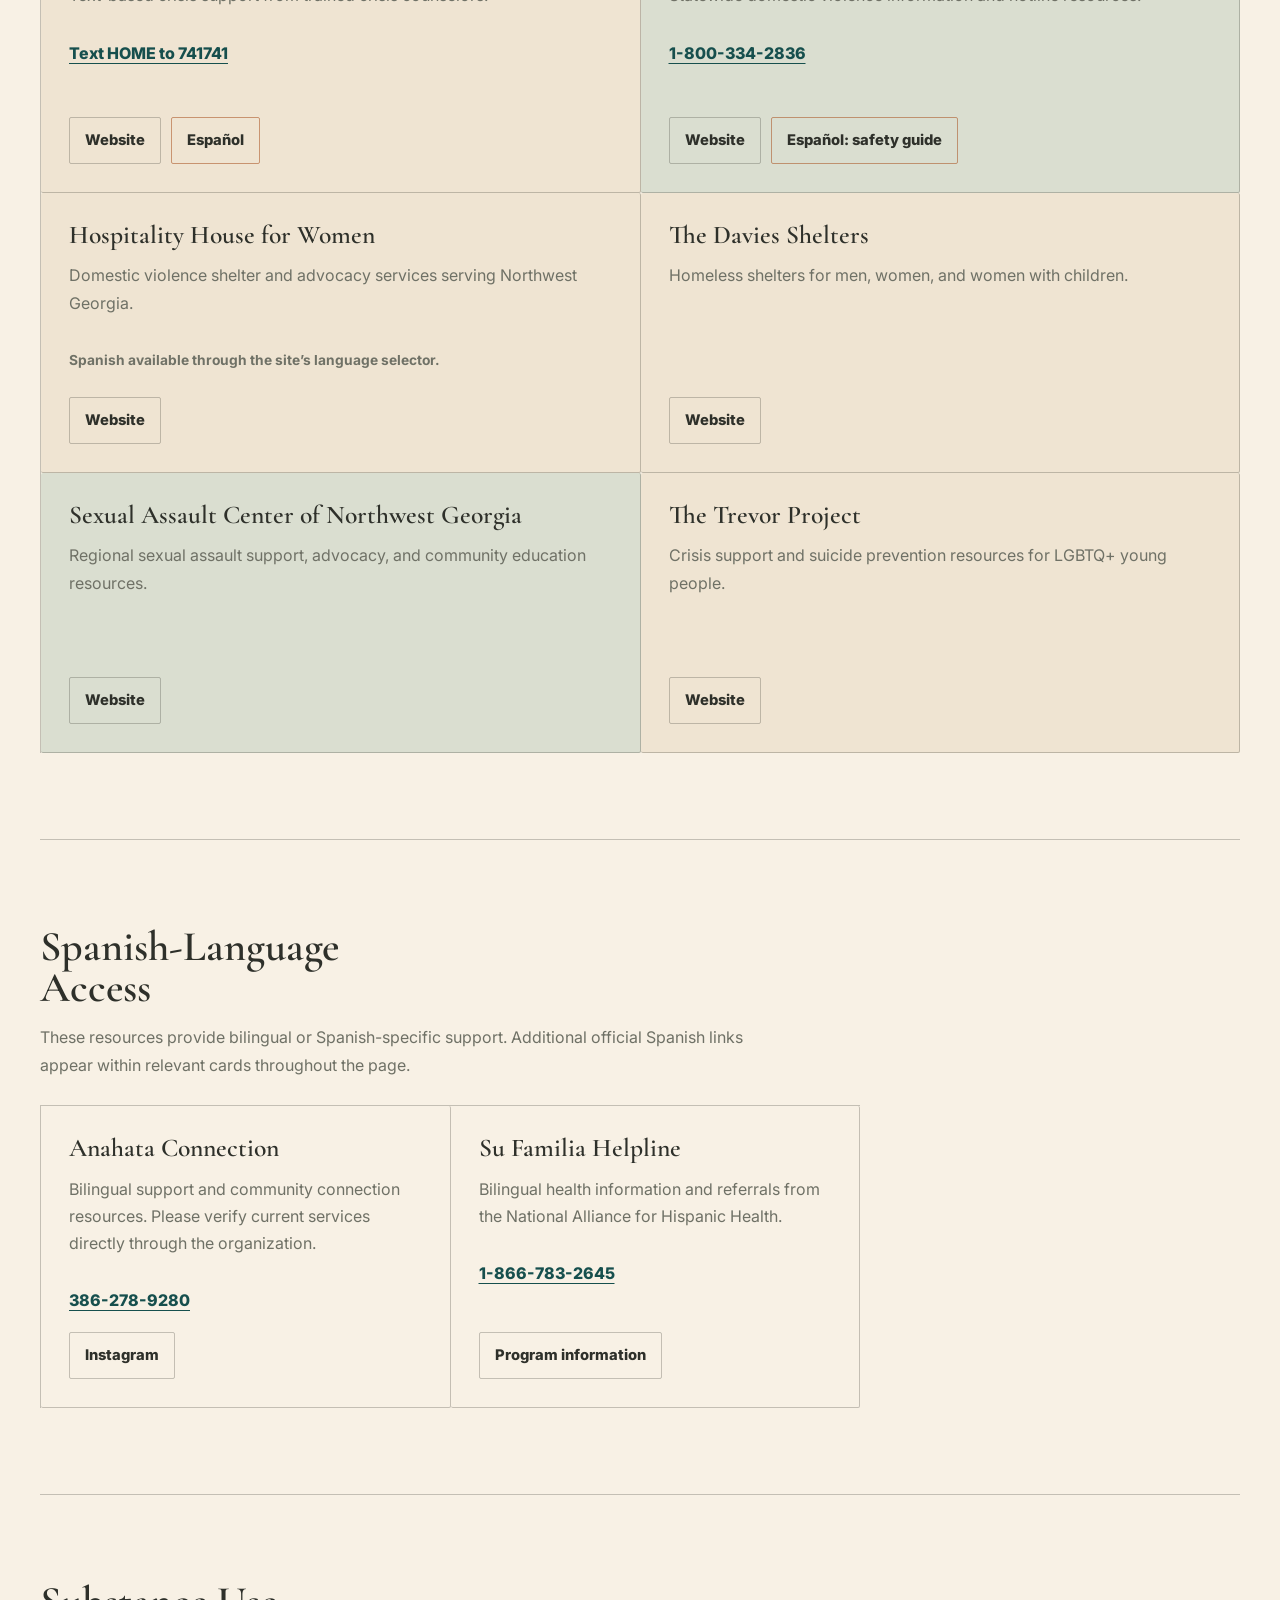
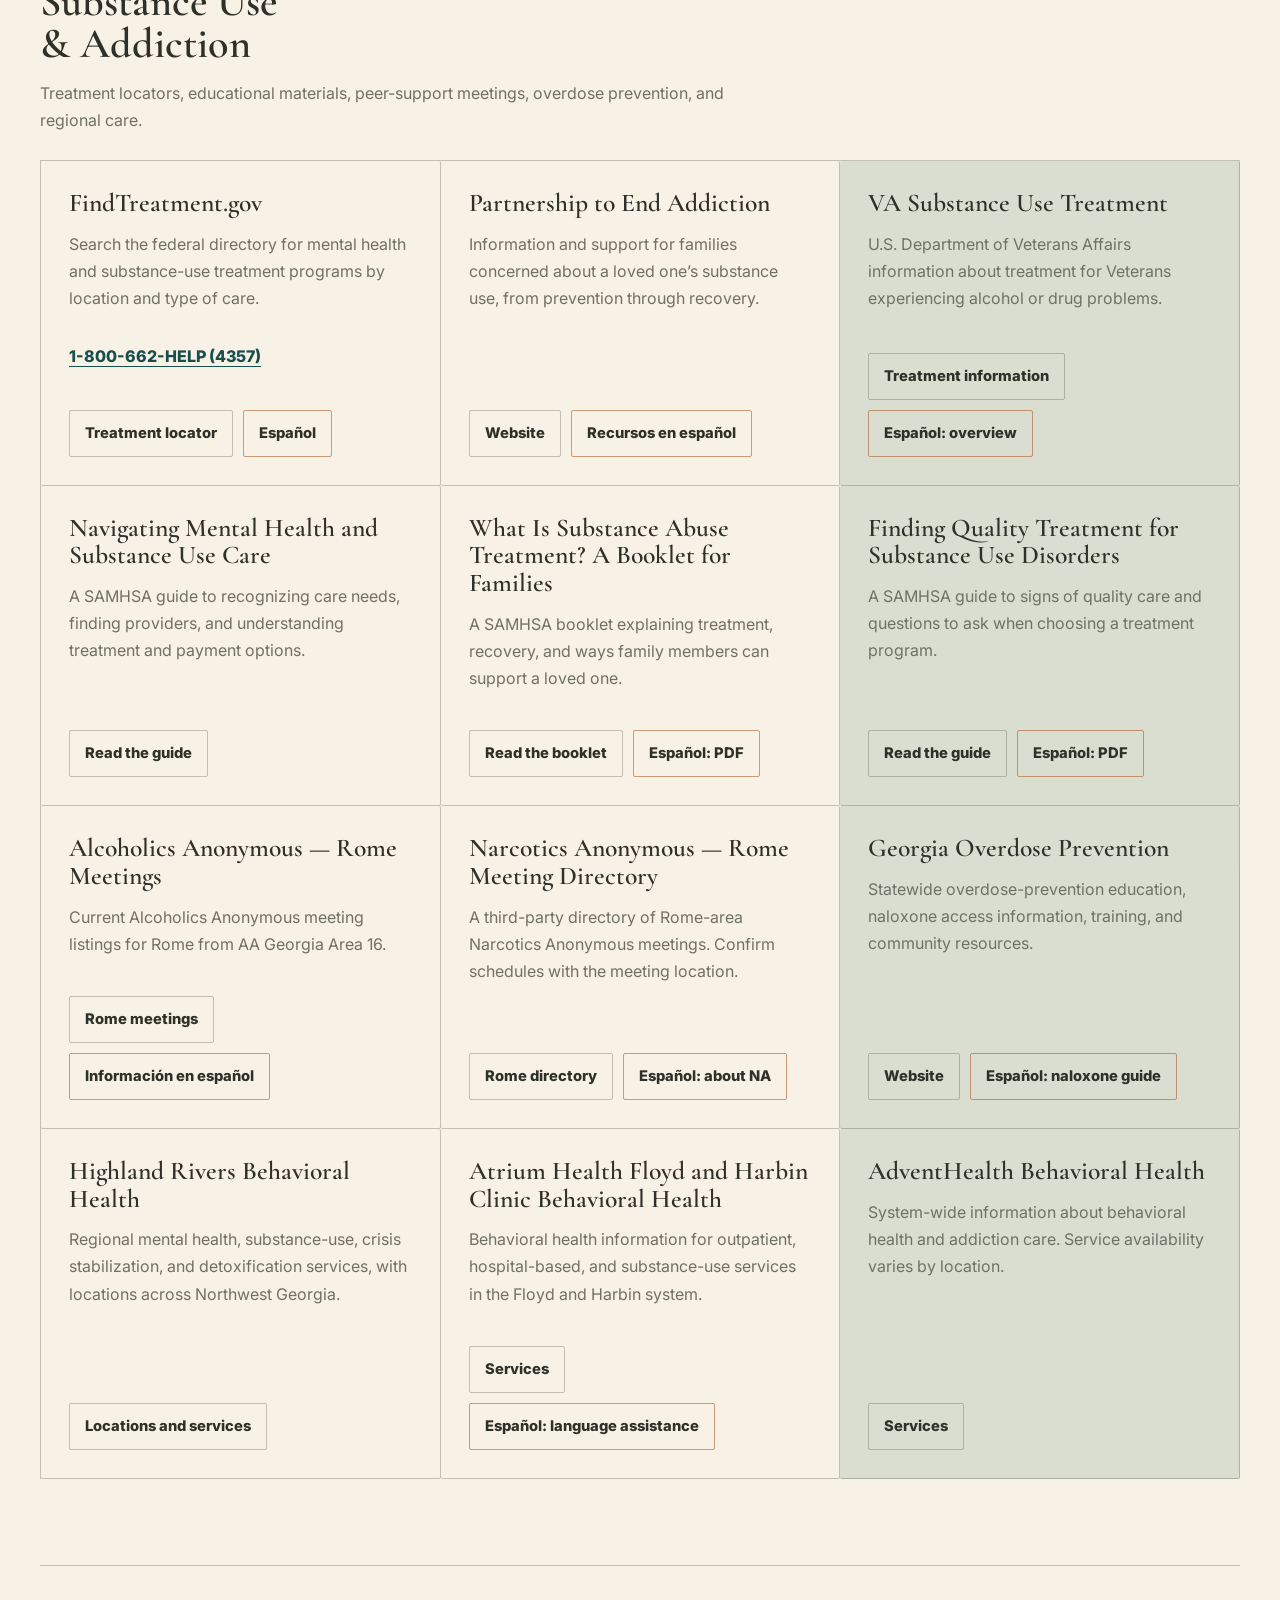
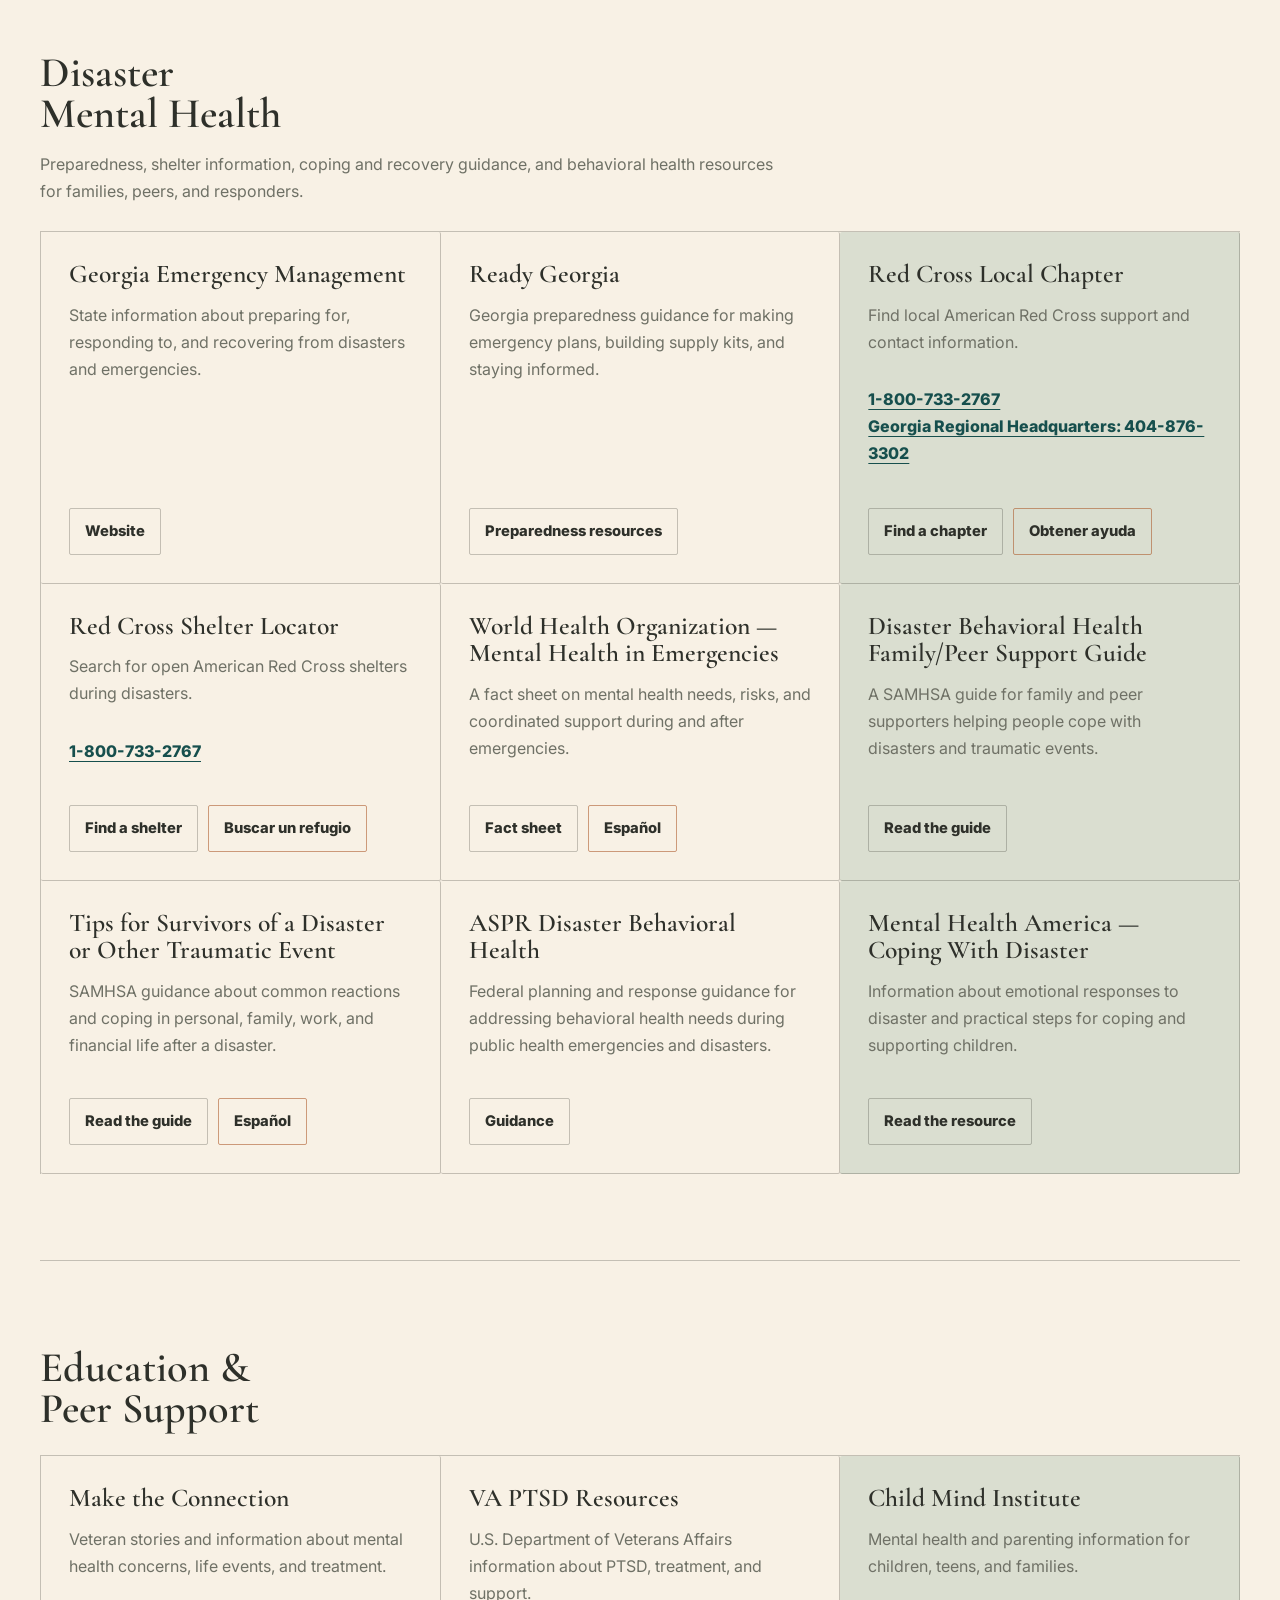
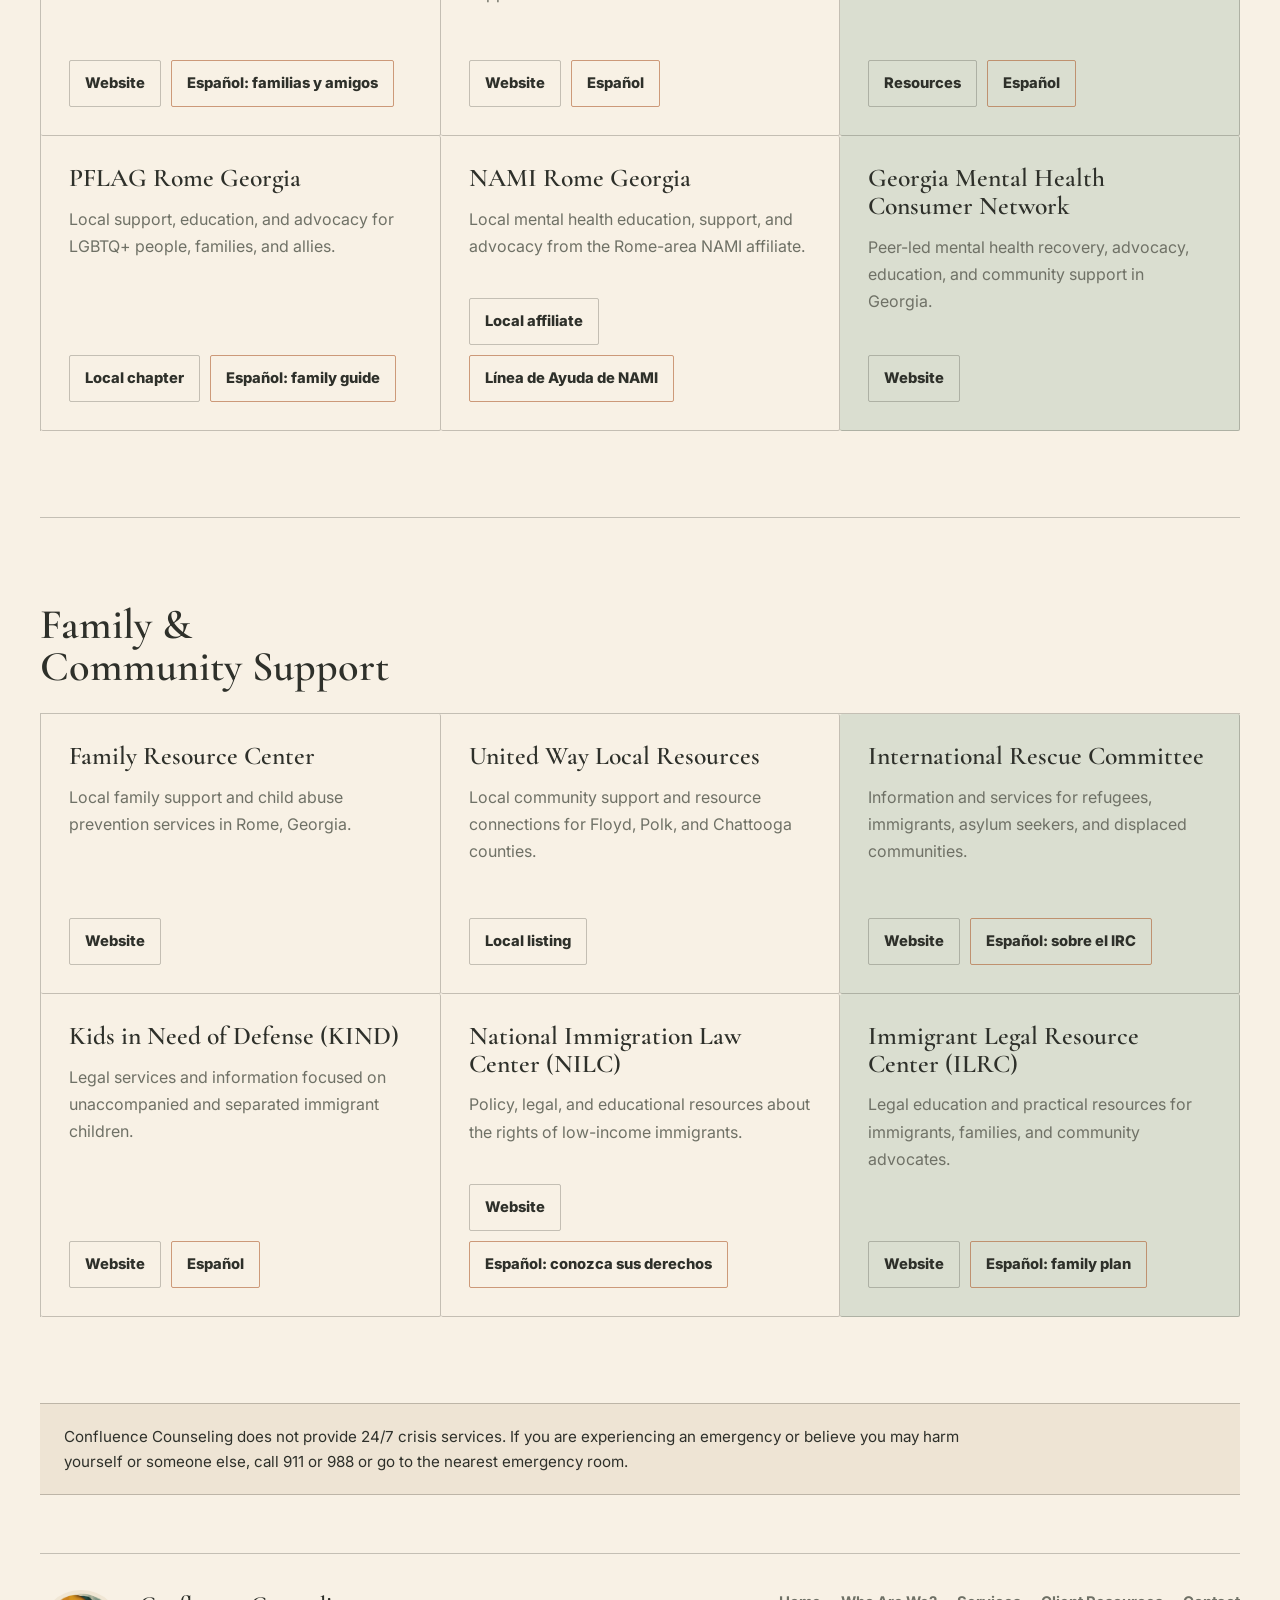
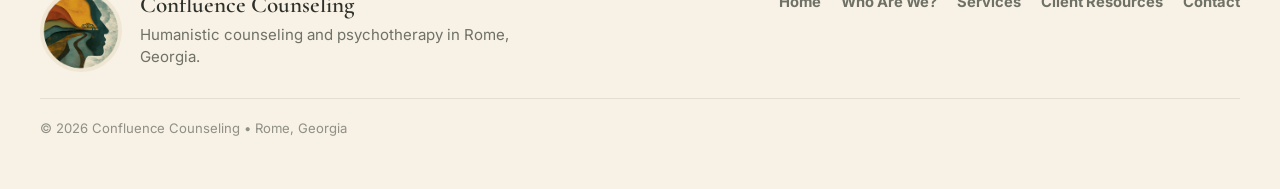
<file: get-help-now.html>
<!DOCTYPE html>
<html lang="en">
<head>
  <meta charset="UTF-8">
  <meta name="viewport" content="width=device-width, initial-scale=1.0">
  <title>Client Resources | Confluence Counseling</title>
  <meta name="description" content="Crisis, substance-use, disaster mental health, and community resources for people in Georgia and Northwest Georgia, including Spanish-language materials.">
  <link rel="icon" type="image/png" href="assets/favicon.png">
  <link rel="preconnect" href="https://fonts.googleapis.com">
  <link rel="preconnect" href="https://fonts.gstatic.com" crossorigin>
  <link href="https://fonts.googleapis.com/css2?family=Cormorant+Garamond:wght@500;600;700&amp;family=Inter:wght@400;500;600;700&amp;display=swap" rel="stylesheet">
  <link rel="stylesheet" href="styles.css">
</head>
<body>
  <header class="site-header">
    <a class="brand" href="index.html" aria-label="Confluence Counseling home">
      <img class="brand-logo" src="assets/confluence-logo-192.png" alt="" width="52" height="52">
      <span>
        <span class="brand-name">Confluence Counseling</span>
        <span class="brand-location">Rome, Georgia</span>
      </span>
    </a>
    <nav class="site-nav" aria-label="Main navigation">
      <a href="index.html">Home</a>
      <a href="about.html">Who Are We?</a>
      <a href="services.html">Services</a>
      <a href="get-help-now.html" aria-current="page">Client Resources</a>
      <a class="nav-button" href="contact.html">Contact</a>
    </nav>
  </header>
  <main>
    <section class="help-hero">
      <h1>Client Resources</h1>
      <p>If you or someone else may be in immediate danger, call 911 or go to the nearest emergency room. The resources below include crisis support, treatment and peer-support locators, disaster mental health information, and community services.</p>
      <nav class="resource-index" aria-label="Resource sections">
        <p class="resource-index-label">Explore resources</p>
        <div class="resource-index-links">
          <a href="#crisis-resources">Crisis</a>
          <a href="#spanish-language-access">Spanish-language access</a>
          <a href="#substance-use-addiction">Substance use &amp; addiction</a>
          <a href="#disaster-mental-health">Disaster mental health</a>
          <a href="#education-peer-support">Education &amp; peer support</a>
          <a href="#family-community-support">Family &amp; community support</a>
        </div>
      </nav>
      <div class="language-access-note">
        <p><strong>Spanish-language access:</strong> Official Spanish pages, publications, and on-site language options are identified throughout this page. A Spanish link may lead to a specific translated resource rather than an organization’s full website.</p>
      </div>
    </section>
    <section class="resource-section crisis-section" id="crisis-resources">
      <div class="resource-heading"><h2>Crisis Resources</h2></div>
      <div class="resource-grid">
        <article class="resource-card emergency-card">
          <h3>Emergency Services</h3>
          <p>If there is immediate danger, call 911 or go to the nearest emergency room.</p>
          <p class="resource-phone"><a href="tel:911">911</a></p>
        </article>
        <article class="resource-card">
          <h3>988 Suicide &amp; Crisis Lifeline</h3>
          <p>24/7 support for people experiencing suicidal thoughts, emotional distress, or behavioral health crisis.</p>
          <p class="resource-phone"><a href="tel:988">Call/Text: 988</a></p>
          <div class="resource-links">
            <a class="resource-link" href="https://988lifeline.org/" target="_blank" rel="noopener noreferrer">Website</a>
            <a class="resource-link resource-link-language" href="https://988lifeline.org/es/inicio/" target="_blank" rel="noopener noreferrer" lang="es">Español</a>
          </div>
        </article>
        <article class="resource-card">
          <h3>Georgia Crisis &amp; Access Line (GCAL)</h3>
          <p>24/7 Georgia crisis and access line for routine or crisis behavioral health services.</p>
          <p class="resource-phone"><a href="tel:+18007154225">1-800-715-4225</a></p>
          <a class="resource-link" href="https://dbhdd.georgia.gov/be-dbhdd/crisis-system-georgia" target="_blank" rel="noopener noreferrer">Website</a>
        </article>
        <article class="resource-card">
          <h3>Veterans Crisis Line</h3>
          <p>24/7 confidential crisis support for Veterans and their loved ones.</p>
          <p class="resource-phone"><a href="tel:988">Call 988, then Press 1</a><br><a href="sms:838255">Text 838255</a></p>
          <div class="resource-links">
            <a class="resource-link" href="https://www.veteranscrisisline.net/" target="_blank" rel="noopener noreferrer">Website</a>
            <a class="resource-link resource-link-language" href="https://www.veteranscrisisline.net/es/" target="_blank" rel="noopener noreferrer" lang="es">Español</a>
          </div>
        </article>
        <article class="resource-card">
          <h3>Crisis Text Line</h3>
          <p>Text-based crisis support from trained crisis counselors.</p>
          <p class="resource-phone"><a href="sms:741741&amp;body=HOME">Text HOME to 741741</a></p>
          <div class="resource-links">
            <a class="resource-link" href="https://www.crisistextline.org/" target="_blank" rel="noopener noreferrer">Website</a>
            <a class="resource-link resource-link-language" href="https://www.crisistextline.org/es/" target="_blank" rel="noopener noreferrer" lang="es">Español</a>
          </div>
        </article>
        <article class="resource-card">
          <h3>Georgia Coalition Against Domestic Violence</h3>
          <p>Statewide domestic violence information and hotline resources.</p>
          <p class="resource-phone"><a href="tel:+18003342836">1-800-334-2836</a></p>
          <div class="resource-links">
            <a class="resource-link" href="https://gcadv.org/" target="_blank" rel="noopener noreferrer">Website</a>
            <a class="resource-link resource-link-language" href="https://gcadv.org/wp-content/uploads/Friends-of-Family-Spanish-revised-9.23.19.pdf" target="_blank" rel="noopener noreferrer" lang="es">Español: safety guide</a>
          </div>
        </article>
        <article class="resource-card">
          <h3>Hospitality House for Women</h3>
          <p>Domestic violence shelter and advocacy services serving Northwest Georgia.</p>
          <p class="resource-language-availability">Spanish available through the site’s language selector.</p>
          <a class="resource-link" href="https://www.hospitalityhouseforwomen.org/" target="_blank" rel="noopener noreferrer">Website</a>
        </article>
        <article class="resource-card">
          <h3>The Davies Shelters</h3>
          <p>Homeless shelters for men, women, and women with children.</p>
          <a class="resource-link" href="https://daviesshelter.com/" target="_blank" rel="noopener noreferrer">Website</a>
        </article>
        <article class="resource-card">
          <h3>Sexual Assault Center of Northwest Georgia</h3>
          <p>Regional sexual assault support, advocacy, and community education resources.</p>
          <a class="resource-link" href="https://www.sacnwga.org" target="_blank" rel="noopener noreferrer">Website</a>
        </article>
        <article class="resource-card">
          <h3>The Trevor Project</h3>
          <p>Crisis support and suicide prevention resources for LGBTQ+ young people.</p>
          <a class="resource-link" href="https://www.thetrevorproject.org" target="_blank" rel="noopener noreferrer">Website</a>
        </article>
      </div>
    </section>

    <section class="resource-section" id="spanish-language-access">
      <div class="resource-heading">
        <h2>Spanish-Language <span>Access</span></h2>
        <p>These resources provide bilingual or Spanish-specific support. Additional official Spanish links appear within relevant cards throughout the page.</p>
      </div>
      <div class="resource-grid resource-grid-dense">
        <article class="resource-card">
          <h3>Anahata Connection</h3>
          <p>Bilingual support and community connection resources. Please verify current services directly through the organization.</p>
          <p class="resource-phone"><a href="tel:+13862789280">386-278-9280</a></p>
          <a class="resource-link" href="https://www.instagram.com/anahata.connection?utm_source=qr" target="_blank" rel="noopener noreferrer">Instagram</a>
        </article>
        <article class="resource-card">
          <h3>Su Familia Helpline</h3>
          <p>Bilingual health information and referrals from the National Alliance for Hispanic Health.</p>
          <p class="resource-phone"><a href="tel:+18667832645">1-866-783-2645</a></p>
          <a class="resource-link" href="https://dhs.georgia.gov/su-familia" target="_blank" rel="noopener noreferrer">Program information</a>
        </article>
      </div>
    </section>

    <section class="resource-section" id="substance-use-addiction">
      <div class="resource-heading">
        <h2>Substance Use <span>&amp; Addiction</span></h2>
        <p>Treatment locators, educational materials, peer-support meetings, overdose prevention, and regional care.</p>
      </div>
      <div class="resource-grid resource-grid-dense">
        <article class="resource-card">
          <h3>FindTreatment.gov</h3>
          <p>Search the federal directory for mental health and substance-use treatment programs by location and type of care.</p>
          <p class="resource-phone"><a href="tel:+18006624357">1-800-662-HELP (4357)</a></p>
          <div class="resource-links">
            <a class="resource-link" href="https://findtreatment.gov/" target="_blank" rel="noopener noreferrer">Treatment locator</a>
            <a class="resource-link resource-link-language" href="https://findtreatment.gov/es" target="_blank" rel="noopener noreferrer" lang="es">Español</a>
          </div>
        </article>
        <article class="resource-card">
          <h3>Partnership to End Addiction</h3>
          <p>Information and support for families concerned about a loved one’s substance use, from prevention through recovery.</p>
          <div class="resource-links">
            <a class="resource-link" href="https://drugfree.org/" target="_blank" rel="noopener noreferrer">Website</a>
            <a class="resource-link resource-link-language" href="https://drugfree.org/recursos-en-espanol/" target="_blank" rel="noopener noreferrer" lang="es">Recursos en español</a>
          </div>
        </article>
        <article class="resource-card">
          <h3>VA Substance Use Treatment</h3>
          <p>U.S. Department of Veterans Affairs information about treatment for Veterans experiencing alcohol or drug problems.</p>
          <div class="resource-links">
            <a class="resource-link" href="https://mentalhealth.va.gov/substance-use/treatment.asp" target="_blank" rel="noopener noreferrer">Treatment information</a>
            <a class="resource-link resource-link-language" href="https://www.mentalhealth.va.gov/spread-the-word/docs/printable/Medio-folleto-de-trastorno-por-consumo-de-sustancias.pdf" target="_blank" rel="noopener noreferrer" lang="es">Español: overview</a>
          </div>
        </article>
        <article class="resource-card">
          <h3>Navigating Mental Health and Substance Use Care</h3>
          <p>A SAMHSA guide to recognizing care needs, finding providers, and understanding treatment and payment options.</p>
          <a class="resource-link" href="https://library.samhsa.gov/product/navigating-mental-health-substance-use-care/pep25-08-008" target="_blank" rel="noopener noreferrer">Read the guide</a>
        </article>
        <article class="resource-card">
          <h3>What Is Substance Abuse Treatment? A Booklet for Families</h3>
          <p>A SAMHSA booklet explaining treatment, recovery, and ways family members can support a loved one.</p>
          <div class="resource-links">
            <a class="resource-link" href="https://library.samhsa.gov/product/what-substance-abuse-treatment-booklet-families/sma14-4126" target="_blank" rel="noopener noreferrer">Read the booklet</a>
            <a class="resource-link resource-link-language" href="https://library.samhsa.gov/sites/default/files/sma08-4098.pdf" target="_blank" rel="noopener noreferrer" lang="es">Español: PDF</a>
          </div>
        </article>
        <article class="resource-card">
          <h3>Finding Quality Treatment for Substance Use Disorders</h3>
          <p>A SAMHSA guide to signs of quality care and questions to ask when choosing a treatment program.</p>
          <div class="resource-links">
            <a class="resource-link" href="https://library.samhsa.gov/product/finding-quality-treatment-substance-use-disorders/pep18-treatment-loc" target="_blank" rel="noopener noreferrer">Read the guide</a>
            <a class="resource-link resource-link-language" href="https://library.samhsa.gov/sites/default/files/pep18-treatment-locs.pdf" target="_blank" rel="noopener noreferrer" lang="es">Español: PDF</a>
          </div>
        </article>
        <article class="resource-card">
          <h3>Alcoholics Anonymous — Rome Meetings</h3>
          <p>Current Alcoholics Anonymous meeting listings for Rome from AA Georgia Area 16.</p>
          <div class="resource-links">
            <a class="resource-link" href="https://find.aageorgia.org/meetings/city/rome" target="_blank" rel="noopener noreferrer">Rome meetings</a>
            <a class="resource-link resource-link-language" href="https://www.aageorgia.org/espantildeol.html" target="_blank" rel="noopener noreferrer" lang="es">Información en español</a>
          </div>
        </article>
        <article class="resource-card">
          <h3>Narcotics Anonymous — Rome Meeting Directory</h3>
          <p>A third-party directory of Rome-area Narcotics Anonymous meetings. Confirm schedules with the meeting location.</p>
          <div class="resource-links">
            <a class="resource-link" href="https://www.narcotics.com/na-meetings/georgia/rome-georgia/" target="_blank" rel="noopener noreferrer">Rome directory</a>
            <a class="resource-link resource-link-language" href="https://na.org/e-lit/que-es-el-programa-de-narcoticos-anonimos/" target="_blank" rel="noopener noreferrer" lang="es">Español: about NA</a>
          </div>
        </article>
        <article class="resource-card">
          <h3>Georgia Overdose Prevention</h3>
          <p>Statewide overdose-prevention education, naloxone access information, training, and community resources.</p>
          <div class="resource-links">
            <a class="resource-link" href="https://georgiaoverdoseprevention.org/" target="_blank" rel="noopener noreferrer">Website</a>
            <a class="resource-link resource-link-language" href="https://georgiaoverdoseprevention.org/wp-content/uploads/Spanish-GOP-2pg-Instructions-June2024.pdf" target="_blank" rel="noopener noreferrer" lang="es">Español: naloxone guide</a>
          </div>
        </article>
        <article class="resource-card">
          <h3>Highland Rivers Behavioral Health</h3>
          <p>Regional mental health, substance-use, crisis stabilization, and detoxification services, with locations across Northwest Georgia.</p>
          <a class="resource-link" href="https://highlandrivers.org/" target="_blank" rel="noopener noreferrer">Locations and services</a>
        </article>
        <article class="resource-card">
          <h3>Atrium Health Floyd and Harbin Clinic Behavioral Health</h3>
          <p>Behavioral health information for outpatient, hospital-based, and substance-use services in the Floyd and Harbin system.</p>
          <div class="resource-links">
            <a class="resource-link" href="https://www.atriumhealthfloydharbin.org/health-services/behavioral-health" target="_blank" rel="noopener noreferrer">Services</a>
            <a class="resource-link resource-link-language" href="https://www.advocatehealth.org/policies-notices/notice-of-nondiscrimination-georgia#spanish" target="_blank" rel="noopener noreferrer" lang="es">Español: language assistance</a>
          </div>
        </article>
        <article class="resource-card">
          <h3>AdventHealth Behavioral Health</h3>
          <p>System-wide information about behavioral health and addiction care. Service availability varies by location.</p>
          <a class="resource-link" href="https://www.adventhealth.com/services/behavioral-health" target="_blank" rel="noopener noreferrer">Services</a>
        </article>
      </div>
    </section>

    <section class="resource-section" id="disaster-mental-health">
      <div class="resource-heading">
        <h2>Disaster <span>Mental Health</span></h2>
        <p>Preparedness, shelter information, coping and recovery guidance, and behavioral health resources for families, peers, and responders.</p>
      </div>
      <div class="resource-grid resource-grid-dense">
        <article class="resource-card">
          <h3>Georgia Emergency Management</h3>
          <p>State information about preparing for, responding to, and recovering from disasters and emergencies.</p>
          <a class="resource-link" href="https://gema.georgia.gov/" target="_blank" rel="noopener noreferrer">Website</a>
        </article>
        <article class="resource-card">
          <h3>Ready Georgia</h3>
          <p>Georgia preparedness guidance for making emergency plans, building supply kits, and staying informed.</p>
          <a class="resource-link" href="https://gema.georgia.gov/plan-prepare/ready-georgia" target="_blank" rel="noopener noreferrer">Preparedness resources</a>
        </article>
        <article class="resource-card">
          <h3>Red Cross Local Chapter</h3>
          <p>Find local American Red Cross support and contact information.</p>
          <p class="resource-phone"><a href="tel:+18007332767">1-800-733-2767</a><br><a href="tel:+14048763302">Georgia Regional Headquarters: 404-876-3302</a></p>
          <div class="resource-links">
            <a class="resource-link" href="https://www.redcross.org/find-your-local-chapter.html" target="_blank" rel="noopener noreferrer">Find a chapter</a>
            <a class="resource-link resource-link-language" href="https://www.redcross.org/cruz-roja/obtener-ayuda.html" target="_blank" rel="noopener noreferrer" lang="es">Obtener ayuda</a>
          </div>
        </article>
        <article class="resource-card">
          <h3>Red Cross Shelter Locator</h3>
          <p>Search for open American Red Cross shelters during disasters.</p>
          <p class="resource-phone"><a href="tel:+18007332767">1-800-733-2767</a></p>
          <div class="resource-links">
            <a class="resource-link" href="https://www.redcross.org/get-help/disaster-relief-and-recovery-services/find-an-open-shelter.html" target="_blank" rel="noopener noreferrer">Find a shelter</a>
            <a class="resource-link resource-link-language" href="https://www.redcross.org/cruz-roja/obtener-ayuda/buscar-un-refugio-abierto.html" target="_blank" rel="noopener noreferrer" lang="es">Buscar un refugio</a>
          </div>
        </article>
        <article class="resource-card">
          <h3>World Health Organization — Mental Health in Emergencies</h3>
          <p>A fact sheet on mental health needs, risks, and coordinated support during and after emergencies.</p>
          <div class="resource-links">
            <a class="resource-link" href="https://www.who.int/news-room/fact-sheets/detail/mental-health-in-emergencies" target="_blank" rel="noopener noreferrer">Fact sheet</a>
            <a class="resource-link resource-link-language" href="https://www.who.int/es/news-room/fact-sheets/detail/mental-health-in-emergencies" target="_blank" rel="noopener noreferrer" lang="es">Español</a>
          </div>
        </article>
        <article class="resource-card">
          <h3>Disaster Behavioral Health Family/Peer Support Guide</h3>
          <p>A SAMHSA guide for family and peer supporters helping people cope with disasters and traumatic events.</p>
          <a class="resource-link" href="https://library.samhsa.gov/product/disaster-behavioral-health-family-peer-support-guide/pep26-01-008" target="_blank" rel="noopener noreferrer">Read the guide</a>
        </article>
        <article class="resource-card">
          <h3>Tips for Survivors of a Disaster or Other Traumatic Event</h3>
          <p>SAMHSA guidance about common reactions and coping in personal, family, work, and financial life after a disaster.</p>
          <div class="resource-links">
            <a class="resource-link" href="https://library.samhsa.gov/product/tips-survivors-disaster-or-traumatic-event-what-expect-your-personal-family-work/pep23-01-01-010" target="_blank" rel="noopener noreferrer">Read the guide</a>
            <a class="resource-link resource-link-language" href="https://www.samhsa.gov/resource/dbhis/tips-survivors-disaster-or-traumatic-event-what-expect-your-personal-family-work" target="_blank" rel="noopener noreferrer" lang="es">Español</a>
          </div>
        </article>
        <article class="resource-card">
          <h3>ASPR Disaster Behavioral Health</h3>
          <p>Federal planning and response guidance for addressing behavioral health needs during public health emergencies and disasters.</p>
          <a class="resource-link" href="https://www.aspr.gov/readiness-response/response-operations/disaster-behavioral-health" target="_blank" rel="noopener noreferrer">Guidance</a>
        </article>
        <article class="resource-card">
          <h3>Mental Health America — Coping With Disaster</h3>
          <p>Information about emotional responses to disaster and practical steps for coping and supporting children.</p>
          <a class="resource-link" href="https://mhanational.org/resources/coping-with-disaster/" target="_blank" rel="noopener noreferrer">Read the resource</a>
        </article>
      </div>
    </section>

    <section class="resource-section" id="education-peer-support">
      <div class="resource-heading"><h2>Education &amp; <span>Peer Support</span></h2></div>
      <div class="resource-grid resource-grid-dense">
        <article class="resource-card">
          <h3>Make the Connection</h3>
          <p>Veteran stories and information about mental health concerns, life events, and treatment.</p>
          <div class="resource-links">
            <a class="resource-link" href="https://www.maketheconnection.net/" target="_blank" rel="noopener noreferrer">Website</a>
            <a class="resource-link resource-link-language" href="https://delivery.maketheconnection.net/familiares-amigos/" target="_blank" rel="noopener noreferrer" lang="es">Español: familias y amigos</a>
          </div>
        </article>
        <article class="resource-card">
          <h3>VA PTSD Resources</h3>
          <p>U.S. Department of Veterans Affairs information about PTSD, treatment, and support.</p>
          <div class="resource-links">
            <a class="resource-link" href="https://www.va.gov/health-care/health-needs-conditions/mental-health/ptsd/" target="_blank" rel="noopener noreferrer">Website</a>
            <a class="resource-link resource-link-language" href="https://www.ptsd.va.gov/spanish/" target="_blank" rel="noopener noreferrer" lang="es">Español</a>
          </div>
        </article>
        <article class="resource-card">
          <h3>Child Mind Institute</h3>
          <p>Mental health and parenting information for children, teens, and families.</p>
          <div class="resource-links">
            <a class="resource-link" href="https://childmind.org/resources/" target="_blank" rel="noopener noreferrer">Resources</a>
            <a class="resource-link resource-link-language" href="https://childmind.org/es/centro-de-recursos-para-la-familia/" target="_blank" rel="noopener noreferrer" lang="es">Español</a>
          </div>
        </article>
        <article class="resource-card">
          <h3>PFLAG Rome Georgia</h3>
          <p>Local support, education, and advocacy for LGBTQ+ people, families, and allies.</p>
          <div class="resource-links">
            <a class="resource-link" href="https://www.pflagromega.org/" target="_blank" rel="noopener noreferrer">Local chapter</a>
            <a class="resource-link resource-link-language" href="https://pflag.org/resource/nuestros-hijos/" target="_blank" rel="noopener noreferrer" lang="es">Español: family guide</a>
          </div>
        </article>
        <article class="resource-card">
          <h3>NAMI Rome Georgia</h3>
          <p>Local mental health education, support, and advocacy from the Rome-area NAMI affiliate.</p>
          <div class="resource-links">
            <a class="resource-link" href="https://namiromega.org/" target="_blank" rel="noopener noreferrer">Local affiliate</a>
            <a class="resource-link resource-link-language" href="https://www.nami.org/nami-helpline/linea-de-ayuda-de-nami/" target="_blank" rel="noopener noreferrer" lang="es">Línea de Ayuda de NAMI</a>
          </div>
        </article>
        <article class="resource-card">
          <h3>Georgia Mental Health Consumer Network</h3>
          <p>Peer-led mental health recovery, advocacy, education, and community support in Georgia.</p>
          <a class="resource-link" href="https://www.gmhcn.org" target="_blank" rel="noopener noreferrer">Website</a>
        </article>
      </div>
    </section>

    <section class="resource-section" id="family-community-support">
      <div class="resource-heading"><h2>Family &amp; <span>Community Support</span></h2></div>
      <div class="resource-grid resource-grid-dense">
        <article class="resource-card">
          <h3>Family Resource Center</h3>
          <p>Local family support and child abuse prevention services in Rome, Georgia.</p>
          <a class="resource-link" href="https://frcrome.org/" target="_blank" rel="noopener noreferrer">Website</a>
        </article>
        <article class="resource-card">
          <h3>United Way Local Resources</h3>
          <p>Local community support and resource connections for Floyd, Polk, and Chattooga counties.</p>
          <a class="resource-link" href="https://www.unitedway.org/local/united-states/georgia/united-way-of-floyd-polk-chattooga-county" target="_blank" rel="noopener noreferrer">Local listing</a>
        </article>
        <article class="resource-card">
          <h3>International Rescue Committee</h3>
          <p>Information and services for refugees, immigrants, asylum seekers, and displaced communities.</p>
          <div class="resource-links">
            <a class="resource-link" href="https://www.rescue.org/" target="_blank" rel="noopener noreferrer">Website</a>
            <a class="resource-link resource-link-language" href="https://www.rescue.org/somos-irc" target="_blank" rel="noopener noreferrer" lang="es">Español: sobre el IRC</a>
          </div>
        </article>
        <article class="resource-card">
          <h3>Kids in Need of Defense (KIND)</h3>
          <p>Legal services and information focused on unaccompanied and separated immigrant children.</p>
          <div class="resource-links">
            <a class="resource-link" href="https://supportkind.org/" target="_blank" rel="noopener noreferrer">Website</a>
            <a class="resource-link resource-link-language" href="https://supportkind.org/es/" target="_blank" rel="noopener noreferrer" lang="es">Español</a>
          </div>
        </article>
        <article class="resource-card">
          <h3>National Immigration Law Center (NILC)</h3>
          <p>Policy, legal, and educational resources about the rights of low-income immigrants.</p>
          <div class="resource-links">
            <a class="resource-link" href="https://www.nilc.org/" target="_blank" rel="noopener noreferrer">Website</a>
            <a class="resource-link resource-link-language" href="https://www.nilc.org/resources/conozca-sus-derechos-si-usted-es-arrestado-detenido-inmigracion/" target="_blank" rel="noopener noreferrer" lang="es">Español: conozca sus derechos</a>
          </div>
        </article>
        <article class="resource-card">
          <h3>Immigrant Legal Resource Center (ILRC)</h3>
          <p>Legal education and practical resources for immigrants, families, and community advocates.</p>
          <div class="resource-links">
            <a class="resource-link" href="https://www.ilrc.org/" target="_blank" rel="noopener noreferrer">Website</a>
            <a class="resource-link resource-link-language" href="https://www.ilrc.org/sites/default/files/2026-04/Step-by-Step-Family-Preparedness-Plan-SPA.pdf" target="_blank" rel="noopener noreferrer" lang="es">Español: family plan</a>
          </div>
        </article>
      </div>
    </section>
    <section class="site-crisis-notice">
      <p>Confluence Counseling does not provide 24/7 crisis services. If you are experiencing an emergency or believe you may harm yourself or someone else, call 911 or 988 or go to the nearest emergency room.</p>
    </section>
  </main>
  <footer class="site-footer">
    <div class="footer-main">
      <div class="footer-brand">
        <img class="footer-logo" src="assets/confluence-logo-192.png" alt="" width="74" height="74">
        <div>
          <strong>Confluence Counseling</strong>
          <p>Humanistic counseling and psychotherapy in Rome, Georgia.</p>
        </div>
      </div>
      <div class="footer-links">
        <a href="index.html">Home</a>
        <a href="about.html">Who Are We?</a>
        <a href="services.html">Services</a>
        <a href="get-help-now.html">Client Resources</a>
        <a href="contact.html">Contact</a>
      </div>
    </div>
    <p class="footer-copyright">© 2026 Confluence Counseling • Rome, Georgia</p>
  </footer>
  <!-- Cloudflare Web Analytics -->
  <script type="module" src="https://static.cloudflareinsights.com/beacon.min.js" data-cf-beacon='{"token":"ea57af6bfa5d4cd5b3e2981929c6101a"}'></script>
  <!-- End Cloudflare Web Analytics -->
</body>
</html>
</file>
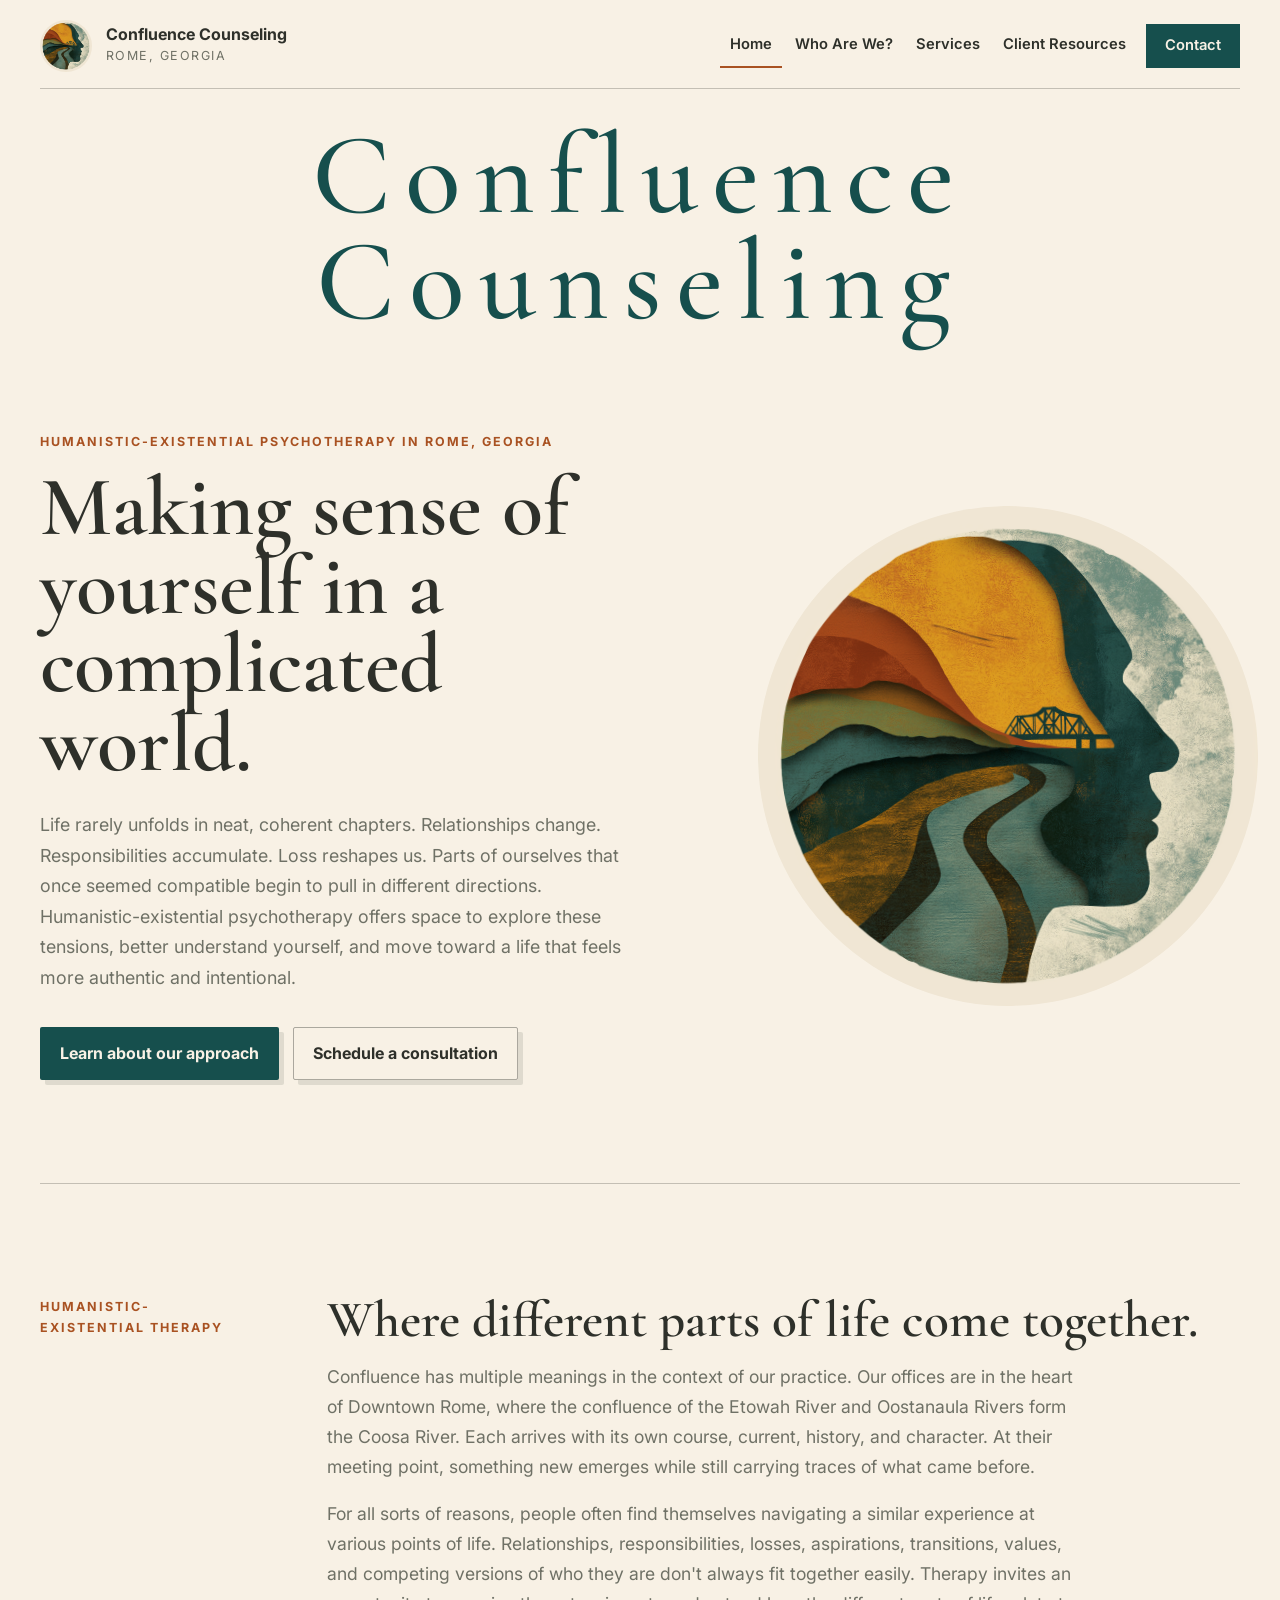
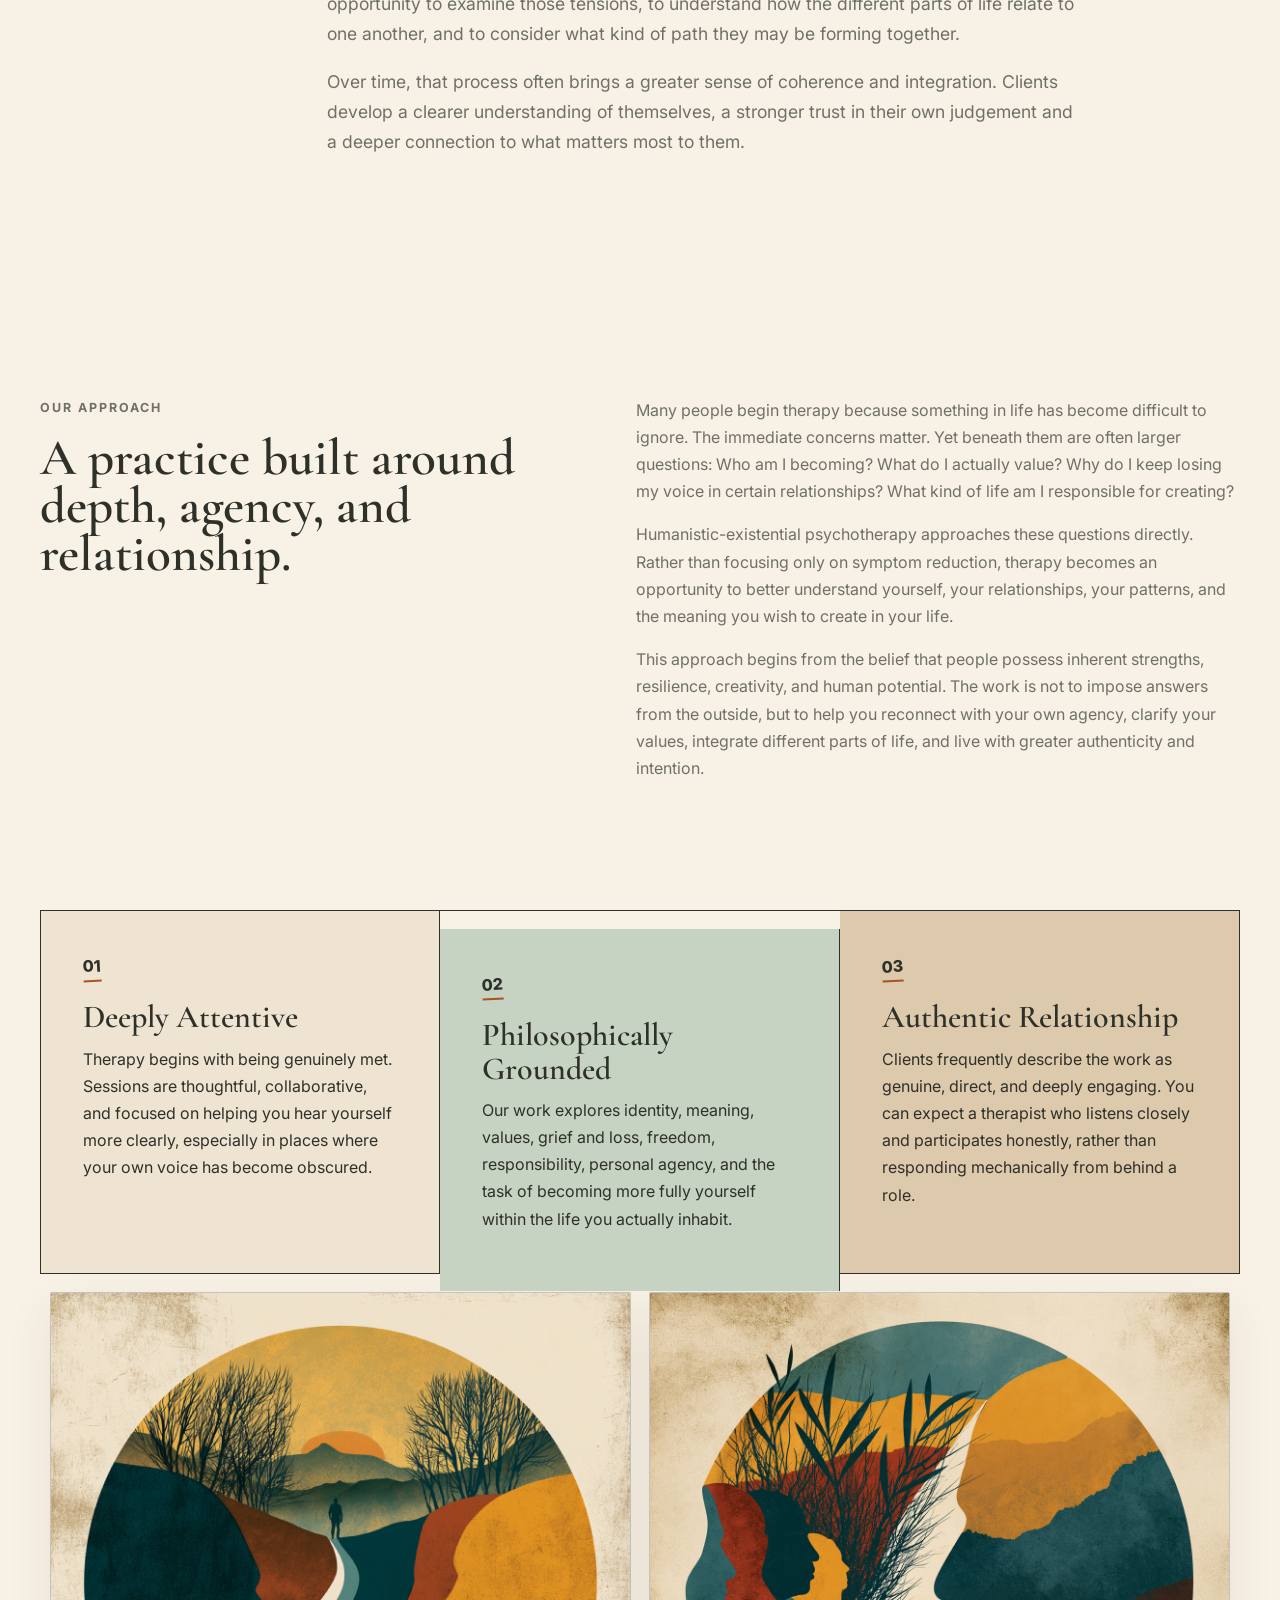
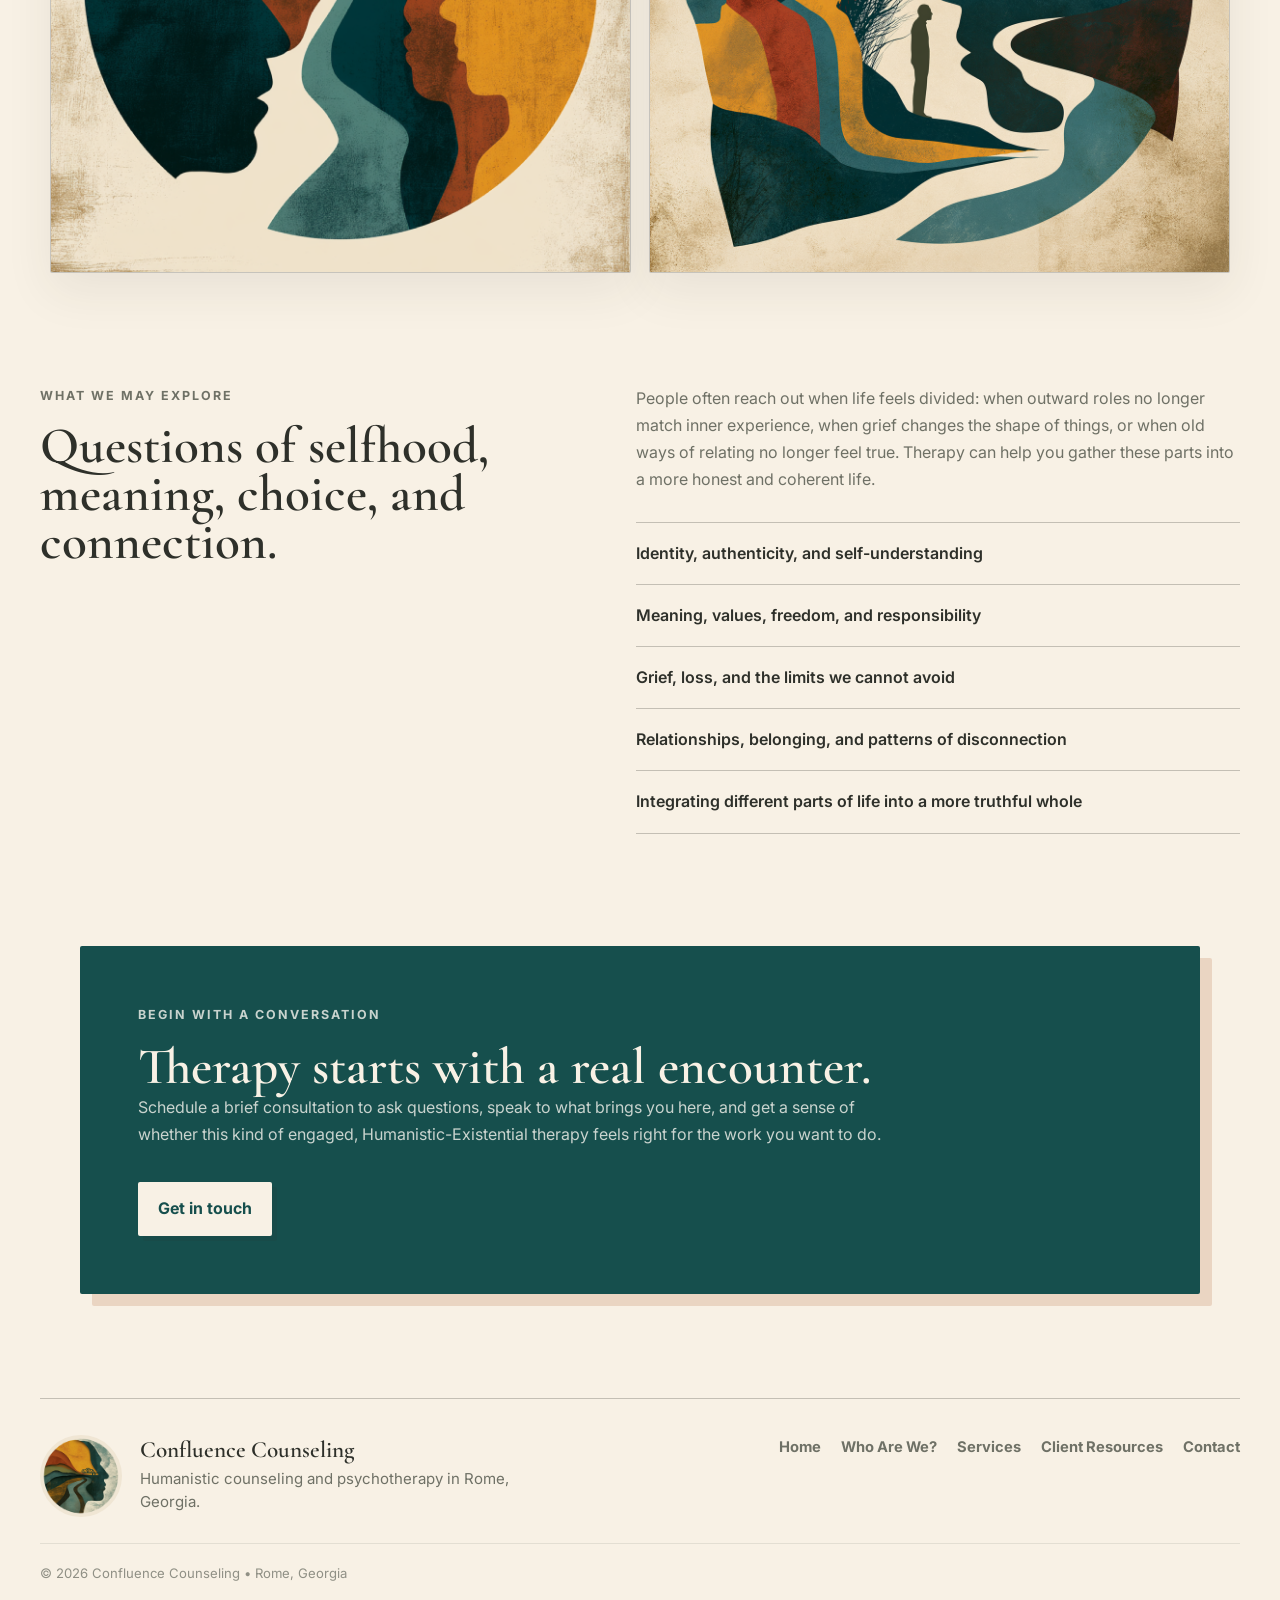
<file: home-editorial-a.html>
<!DOCTYPE html>
<html lang="en">
<head>
  <meta charset="UTF-8">
  <meta name="viewport" content="width=device-width, initial-scale=1.0">
  <title>Homepage Editorial A | Confluence Counseling</title>
  <meta name="description" content="Confluence Counseling is a private-pay Humanistic-Existential Psychotherapy practice in Rome, Georgia.">
  <link rel="icon" type="image/png" href="assets/favicon.png">
  <link rel="preconnect" href="https://fonts.googleapis.com">
  <link rel="preconnect" href="https://fonts.gstatic.com" crossorigin>
  <link href="https://fonts.googleapis.com/css2?family=Cormorant+Garamond:wght@500;600;700&family=Inter:wght@400;500;600;700&display=swap" rel="stylesheet">
  <link rel="stylesheet" href="styles.css">
</head>
<body>
  <header class="site-header">
    <a class="brand" href="index.html" aria-label="Confluence Counseling home">
      <img class="brand-logo" src="assets/confluence-logo-192.png" alt="" width="52" height="52">
      <span>
        <span class="brand-name">Confluence Counseling</span>
        <span class="brand-location">Rome, Georgia</span>
      </span>
    </a>
    <nav class="site-nav" aria-label="Main navigation">
      <a href="index.html" aria-current="page">Home</a>
      <a href="about.html">Who Are We?</a>
      <a href="services.html">Services</a>
      <a href="get-help-now.html">Client Resources</a>
      <a class="nav-button" href="contact.html">Contact</a>
    </nav>
  </header>

  <main>
    <section class="editorial-brand editorial-brand-centered" aria-label="Confluence Counseling">
      <p>Confluence Counseling</p>
    </section>

    <section class="hero hero-editorial">
      <div class="hero-content">
        <p class="eyebrow">Humanistic-Existential Psychotherapy in Rome, Georgia</p>
        <h1>Making sense of yourself in a complicated world.</h1>
        <p class="hero-copy">Life rarely unfolds in neat, coherent chapters. Relationships change. Responsibilities accumulate. Loss reshapes us. Parts of ourselves that once seemed compatible begin to pull in different directions. Humanistic-existential psychotherapy offers space to explore these tensions, better understand yourself, and move toward a life that feels more authentic and intentional.</p>
        <div class="hero-actions">
          <a class="button primary" href="about.html">Learn about our approach</a>
          <a class="button secondary" href="contact.html">Schedule a consultation</a>
        </div>
      </div>
      <div class="hero-visual" aria-label="Confluence Counseling logo featuring river, profile, landscape, and bridge imagery">
        <img class="hero-logo-image" src="assets/confluence-logo.png" alt="Confluence Counseling logo with river, human profile, landscape, and bridge imagery">
      </div>
    </section>

    <section class="intro-section">
      <div class="section-label">Humanistic-existential therapy</div>
      <div class="intro-copy">
        <h2>Where different parts of life come together.</h2>
        <p>Confluence has multiple meanings in the context of our practice. Our offices are in the heart of Downtown Rome, where the confluence of the Etowah River and Oostanaula Rivers form the Coosa River. Each arrives with its own course, current, history, and character. At their meeting point, something new emerges while still carrying traces of what came before.</p>
        <p>For all sorts of reasons, people often find themselves navigating a similar experience at various points of life. Relationships, responsibilities, losses, aspirations, transitions, values, and competing versions of who they are don't always fit together easily. Therapy invites an opportunity to examine those tensions, to understand how the different parts of life relate to one another, and to consider what kind of path they may be forming together.</p>
        <p>Over time, that process often brings a greater sense of coherence and integration. Clients develop a clearer understanding of themselves, a stronger trust in their own judgement and a deeper connection to what matters most to them.</p>
      </div>
    </section>

    <section class="split-section">
      <div>
        <p class="eyebrow">Our Approach</p>
        <h2>A practice built around depth, agency, and relationship.</h2>
      </div>
      <div class="quiet-list">
        <p>Many people begin therapy because something in life has become difficult to ignore. The immediate concerns matter. Yet beneath them are often larger questions: Who am I becoming? What do I actually value? Why do I keep losing my voice in certain relationships? What kind of life am I responsible for creating?</p>
        <p>Humanistic-existential psychotherapy approaches these questions directly. Rather than focusing only on symptom reduction, therapy becomes an opportunity to better understand yourself, your relationships, your patterns, and the meaning you wish to create in your life.</p>
        <p>This approach begins from the belief that people possess inherent strengths, resilience, creativity, and human potential. The work is not to impose answers from the outside, but to help you reconnect with your own agency, clarify your values, integrate different parts of life, and live with greater authenticity and intention.</p>
      </div>
    </section>

    <section class="feature-band">
      <article>
        <span class="feature-number">01</span>
        <h3>Deeply Attentive</h3>
        <p>Therapy begins with being genuinely met. Sessions are thoughtful, collaborative, and focused on helping you hear yourself more clearly, especially in places where your own voice has become obscured.</p>
      </article>
      <article>
        <span class="feature-number">02</span>
        <h3>Philosophically Grounded</h3>
        <p>Our work explores identity, meaning, values, grief and loss, freedom, responsibility, personal agency, and the task of becoming more fully yourself within the life you actually inhabit.</p>
      </article>
      <article>
        <span class="feature-number">03</span>
        <h3>Authentic Relationship</h3>
        <p>Clients frequently describe the work as genuine, direct, and deeply engaging. You can expect a therapist who listens closely and participates honestly, rather than responding mechanically from behind a role.</p>
      </article>
    </section>

    <section class="art-band" aria-label="Humanistic-existential therapy imagery">
      <figure class="art-panel">
        <img src="assets/therapy-relationship-confluence-1200.png" alt="Layered human profiles, river imagery, trees, and distant landscape">
      </figure>
      <figure class="art-panel art-panel-wide">
        <img src="assets/therapy-inner-landscape-1200.png" alt="Layered human profiles, inner landscape, branching trees, and river path">
      </figure>
    </section>

    <section class="split-section">
      <div>
        <p class="eyebrow">What we may explore</p>
        <h2>Questions of selfhood, meaning, choice, and connection.</h2>
      </div>
      <div class="quiet-list">
        <p>People often reach out when life feels divided: when outward roles no longer match inner experience, when grief changes the shape of things, or when old ways of relating no longer feel true. Therapy can help you gather these parts into a more honest and coherent life.</p>
        <ul>
          <li>Identity, authenticity, and self-understanding</li>
          <li>Meaning, values, freedom, and responsibility</li>
          <li>Grief, loss, and the limits we cannot avoid</li>
          <li>Relationships, belonging, and patterns of disconnection</li>
          <li>Integrating different parts of life into a more truthful whole</li>
        </ul>
      </div>
    </section>

    <section class="cta-section">
      <p class="eyebrow">Begin with a conversation</p>
      <h2>Therapy starts with a real encounter.</h2>
      <p>Schedule a brief consultation to ask questions, speak to what brings you here, and get a sense of whether this kind of engaged, Humanistic-Existential therapy feels right for the work you want to do.</p>
      <a class="button primary" href="contact.html">Get in touch</a>
    </section>
  </main>

  <footer class="site-footer">
    <div class="footer-main">
      <div class="footer-brand">
        <img class="footer-logo" src="assets/confluence-logo-192.png" alt="" width="74" height="74">
        <div>
          <strong>Confluence Counseling</strong>
          <p>Humanistic counseling and psychotherapy in Rome, Georgia.</p>
        </div>
      </div>
      <div class="footer-links">
        <a href="index.html">Home</a>
        <a href="about.html">Who Are We?</a>
        <a href="services.html">Services</a>
        <a href="get-help-now.html">Client Resources</a>
        <a href="contact.html">Contact</a>
      </div>
    </div>
    <p class="footer-copyright">© 2026 Confluence Counseling • Rome, Georgia</p>
  </footer>
</body>
</html>
</file>
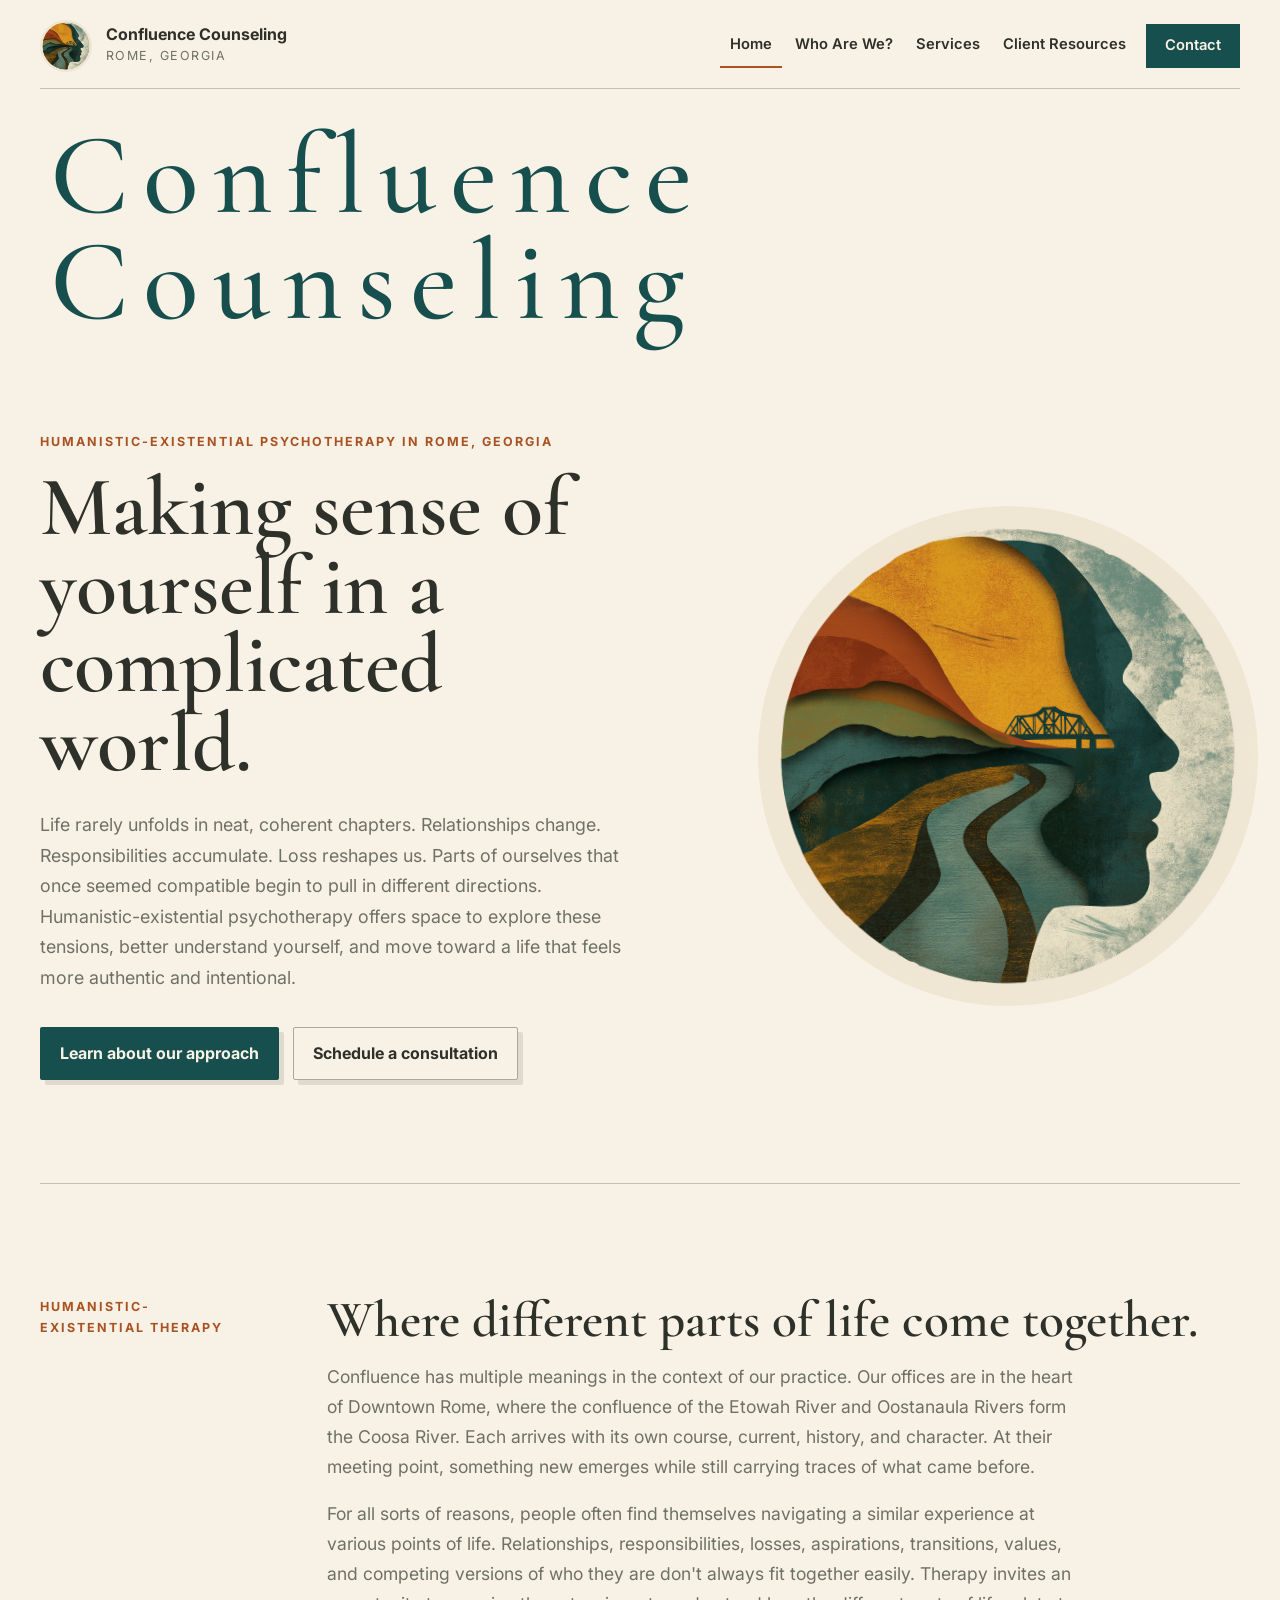
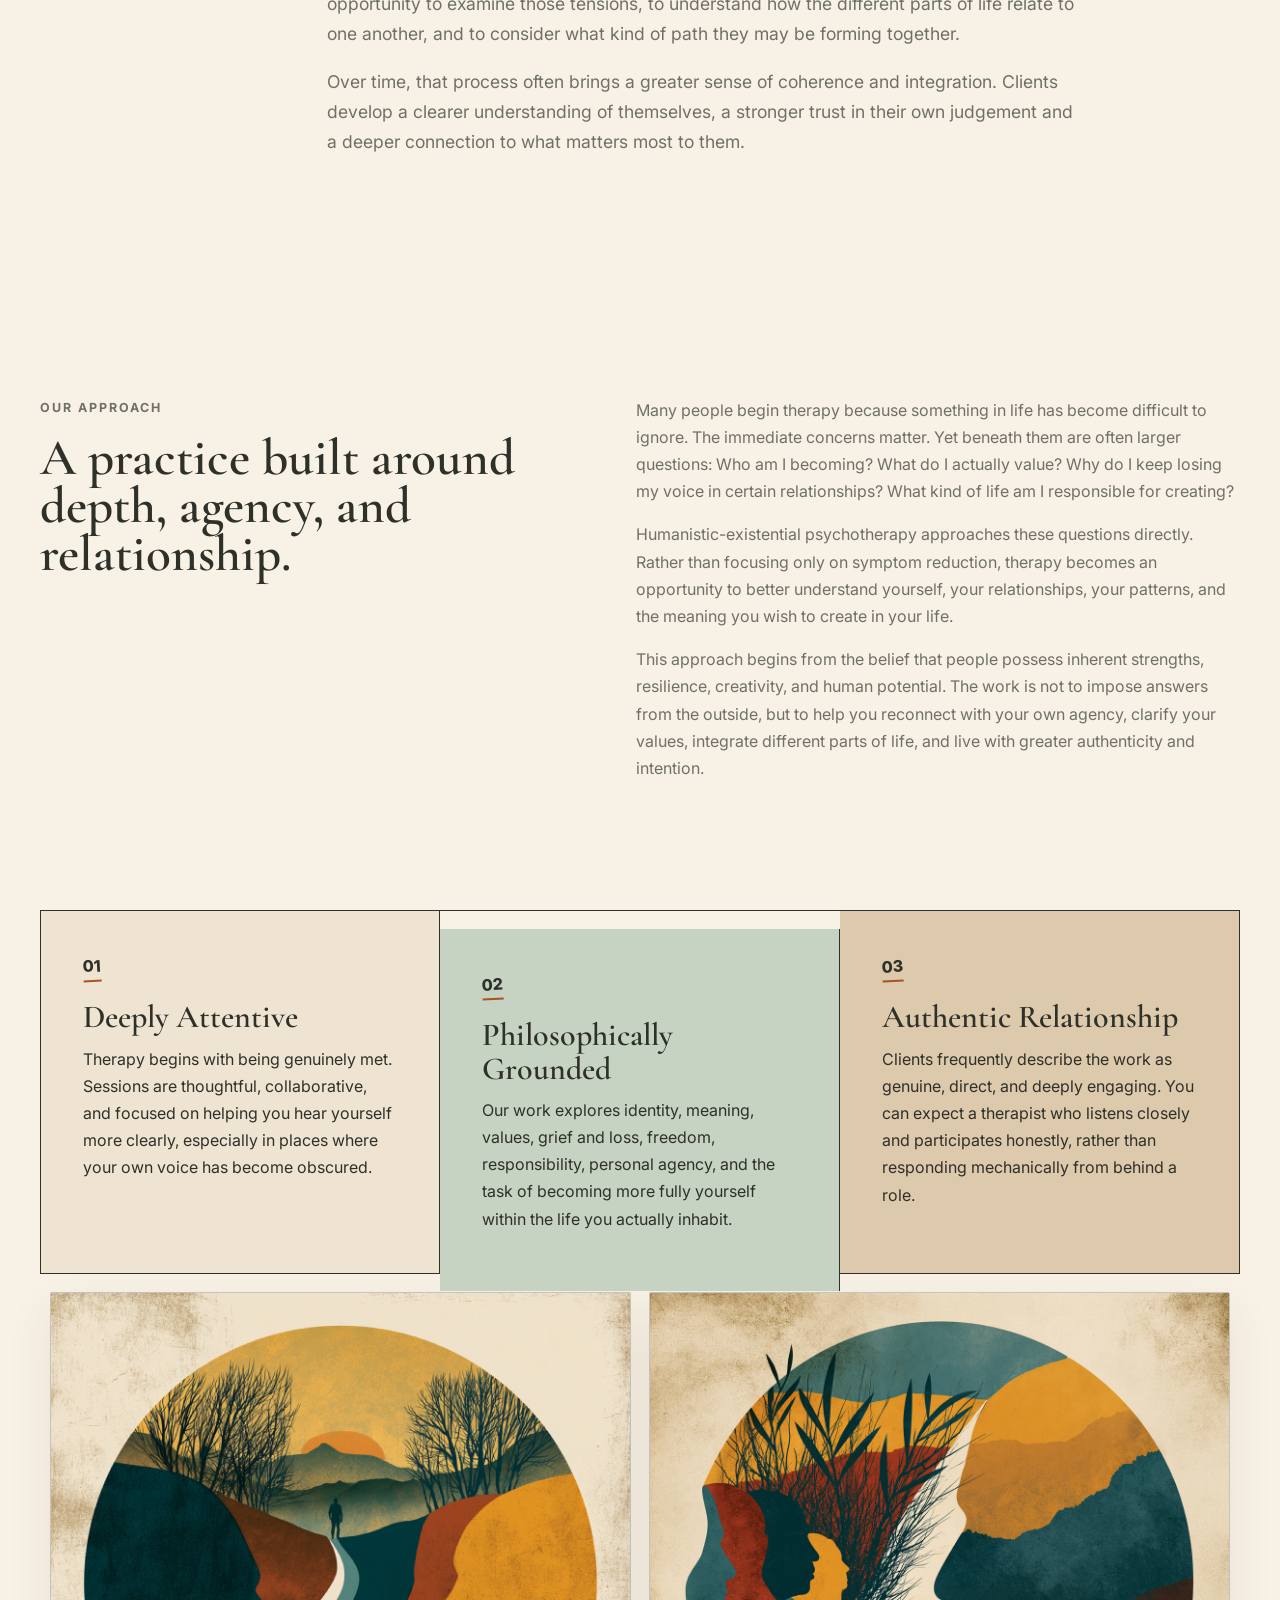
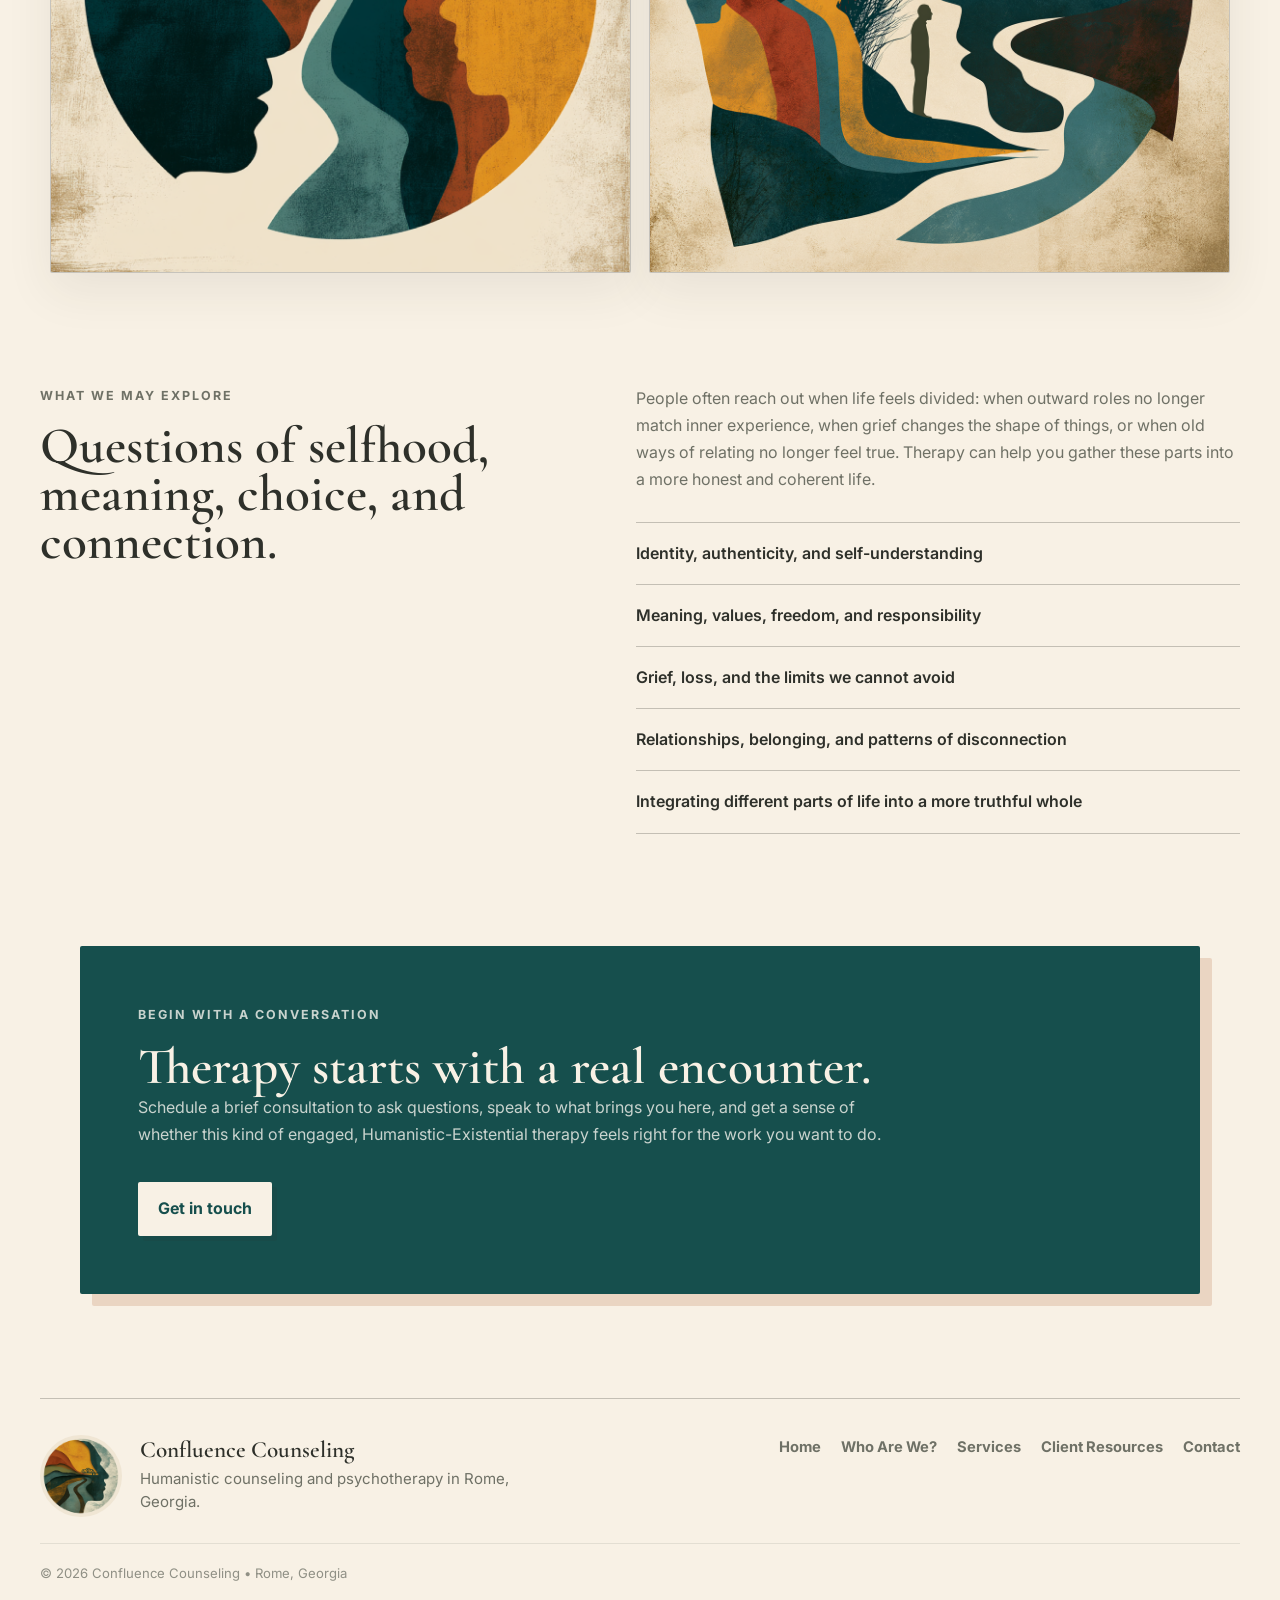
<file: home-editorial-b.html>
<!DOCTYPE html>
<html lang="en">
<head>
  <meta charset="UTF-8">
  <meta name="viewport" content="width=device-width, initial-scale=1.0">
  <title>Homepage Editorial B | Confluence Counseling</title>
  <meta name="description" content="Confluence Counseling is a private-pay Humanistic-Existential Psychotherapy practice in Rome, Georgia.">
  <link rel="icon" type="image/png" href="assets/favicon.png">
  <link rel="preconnect" href="https://fonts.googleapis.com">
  <link rel="preconnect" href="https://fonts.gstatic.com" crossorigin>
  <link href="https://fonts.googleapis.com/css2?family=Cormorant+Garamond:wght@500;600;700&family=Inter:wght@400;500;600;700&display=swap" rel="stylesheet">
  <link rel="stylesheet" href="styles.css">
</head>
<body>
  <header class="site-header">
    <a class="brand" href="index.html" aria-label="Confluence Counseling home">
      <img class="brand-logo" src="assets/confluence-logo-192.png" alt="" width="52" height="52">
      <span>
        <span class="brand-name">Confluence Counseling</span>
        <span class="brand-location">Rome, Georgia</span>
      </span>
    </a>
    <nav class="site-nav" aria-label="Main navigation">
      <a href="index.html" aria-current="page">Home</a>
      <a href="about.html">Who Are We?</a>
      <a href="services.html">Services</a>
      <a href="get-help-now.html">Client Resources</a>
      <a class="nav-button" href="contact.html">Contact</a>
    </nav>
  </header>

  <main>
    <section class="editorial-brand editorial-brand-left" aria-label="Confluence Counseling">
      <p>Confluence Counseling</p>
    </section>

    <section class="hero hero-editorial">
      <div class="hero-content">
        <p class="eyebrow">Humanistic-Existential Psychotherapy in Rome, Georgia</p>
        <h1>Making sense of yourself in a complicated world.</h1>
        <p class="hero-copy">Life rarely unfolds in neat, coherent chapters. Relationships change. Responsibilities accumulate. Loss reshapes us. Parts of ourselves that once seemed compatible begin to pull in different directions. Humanistic-existential psychotherapy offers space to explore these tensions, better understand yourself, and move toward a life that feels more authentic and intentional.</p>
        <div class="hero-actions">
          <a class="button primary" href="about.html">Learn about our approach</a>
          <a class="button secondary" href="contact.html">Schedule a consultation</a>
        </div>
      </div>
      <div class="hero-visual" aria-label="Confluence Counseling logo featuring river, profile, landscape, and bridge imagery">
        <img class="hero-logo-image" src="assets/confluence-logo.png" alt="Confluence Counseling logo with river, human profile, landscape, and bridge imagery">
      </div>
    </section>

    <section class="intro-section">
      <div class="section-label">Humanistic-existential therapy</div>
      <div class="intro-copy">
        <h2>Where different parts of life come together.</h2>
        <p>Confluence has multiple meanings in the context of our practice. Our offices are in the heart of Downtown Rome, where the confluence of the Etowah River and Oostanaula Rivers form the Coosa River. Each arrives with its own course, current, history, and character. At their meeting point, something new emerges while still carrying traces of what came before.</p>
        <p>For all sorts of reasons, people often find themselves navigating a similar experience at various points of life. Relationships, responsibilities, losses, aspirations, transitions, values, and competing versions of who they are don't always fit together easily. Therapy invites an opportunity to examine those tensions, to understand how the different parts of life relate to one another, and to consider what kind of path they may be forming together.</p>
        <p>Over time, that process often brings a greater sense of coherence and integration. Clients develop a clearer understanding of themselves, a stronger trust in their own judgement and a deeper connection to what matters most to them.</p>
      </div>
    </section>

    <section class="split-section">
      <div>
        <p class="eyebrow">Our Approach</p>
        <h2>A practice built around depth, agency, and relationship.</h2>
      </div>
      <div class="quiet-list">
        <p>Many people begin therapy because something in life has become difficult to ignore. The immediate concerns matter. Yet beneath them are often larger questions: Who am I becoming? What do I actually value? Why do I keep losing my voice in certain relationships? What kind of life am I responsible for creating?</p>
        <p>Humanistic-existential psychotherapy approaches these questions directly. Rather than focusing only on symptom reduction, therapy becomes an opportunity to better understand yourself, your relationships, your patterns, and the meaning you wish to create in your life.</p>
        <p>This approach begins from the belief that people possess inherent strengths, resilience, creativity, and human potential. The work is not to impose answers from the outside, but to help you reconnect with your own agency, clarify your values, integrate different parts of life, and live with greater authenticity and intention.</p>
      </div>
    </section>

    <section class="feature-band">
      <article>
        <span class="feature-number">01</span>
        <h3>Deeply Attentive</h3>
        <p>Therapy begins with being genuinely met. Sessions are thoughtful, collaborative, and focused on helping you hear yourself more clearly, especially in places where your own voice has become obscured.</p>
      </article>
      <article>
        <span class="feature-number">02</span>
        <h3>Philosophically Grounded</h3>
        <p>Our work explores identity, meaning, values, grief and loss, freedom, responsibility, personal agency, and the task of becoming more fully yourself within the life you actually inhabit.</p>
      </article>
      <article>
        <span class="feature-number">03</span>
        <h3>Authentic Relationship</h3>
        <p>Clients frequently describe the work as genuine, direct, and deeply engaging. You can expect a therapist who listens closely and participates honestly, rather than responding mechanically from behind a role.</p>
      </article>
    </section>

    <section class="art-band" aria-label="Humanistic-existential therapy imagery">
      <figure class="art-panel">
        <img src="assets/therapy-relationship-confluence-1200.png" alt="Layered human profiles, river imagery, trees, and distant landscape">
      </figure>
      <figure class="art-panel art-panel-wide">
        <img src="assets/therapy-inner-landscape-1200.png" alt="Layered human profiles, inner landscape, branching trees, and river path">
      </figure>
    </section>

    <section class="split-section">
      <div>
        <p class="eyebrow">What we may explore</p>
        <h2>Questions of selfhood, meaning, choice, and connection.</h2>
      </div>
      <div class="quiet-list">
        <p>People often reach out when life feels divided: when outward roles no longer match inner experience, when grief changes the shape of things, or when old ways of relating no longer feel true. Therapy can help you gather these parts into a more honest and coherent life.</p>
        <ul>
          <li>Identity, authenticity, and self-understanding</li>
          <li>Meaning, values, freedom, and responsibility</li>
          <li>Grief, loss, and the limits we cannot avoid</li>
          <li>Relationships, belonging, and patterns of disconnection</li>
          <li>Integrating different parts of life into a more truthful whole</li>
        </ul>
      </div>
    </section>

    <section class="cta-section">
      <p class="eyebrow">Begin with a conversation</p>
      <h2>Therapy starts with a real encounter.</h2>
      <p>Schedule a brief consultation to ask questions, speak to what brings you here, and get a sense of whether this kind of engaged, Humanistic-Existential therapy feels right for the work you want to do.</p>
      <a class="button primary" href="contact.html">Get in touch</a>
    </section>
  </main>

  <footer class="site-footer">
    <div class="footer-main">
      <div class="footer-brand">
        <img class="footer-logo" src="assets/confluence-logo-192.png" alt="" width="74" height="74">
        <div>
          <strong>Confluence Counseling</strong>
          <p>Humanistic counseling and psychotherapy in Rome, Georgia.</p>
        </div>
      </div>
      <div class="footer-links">
        <a href="index.html">Home</a>
        <a href="about.html">Who Are We?</a>
        <a href="services.html">Services</a>
        <a href="get-help-now.html">Client Resources</a>
        <a href="contact.html">Contact</a>
      </div>
    </div>
    <p class="footer-copyright">© 2026 Confluence Counseling • Rome, Georgia</p>
  </footer>
</body>
</html>
</file>
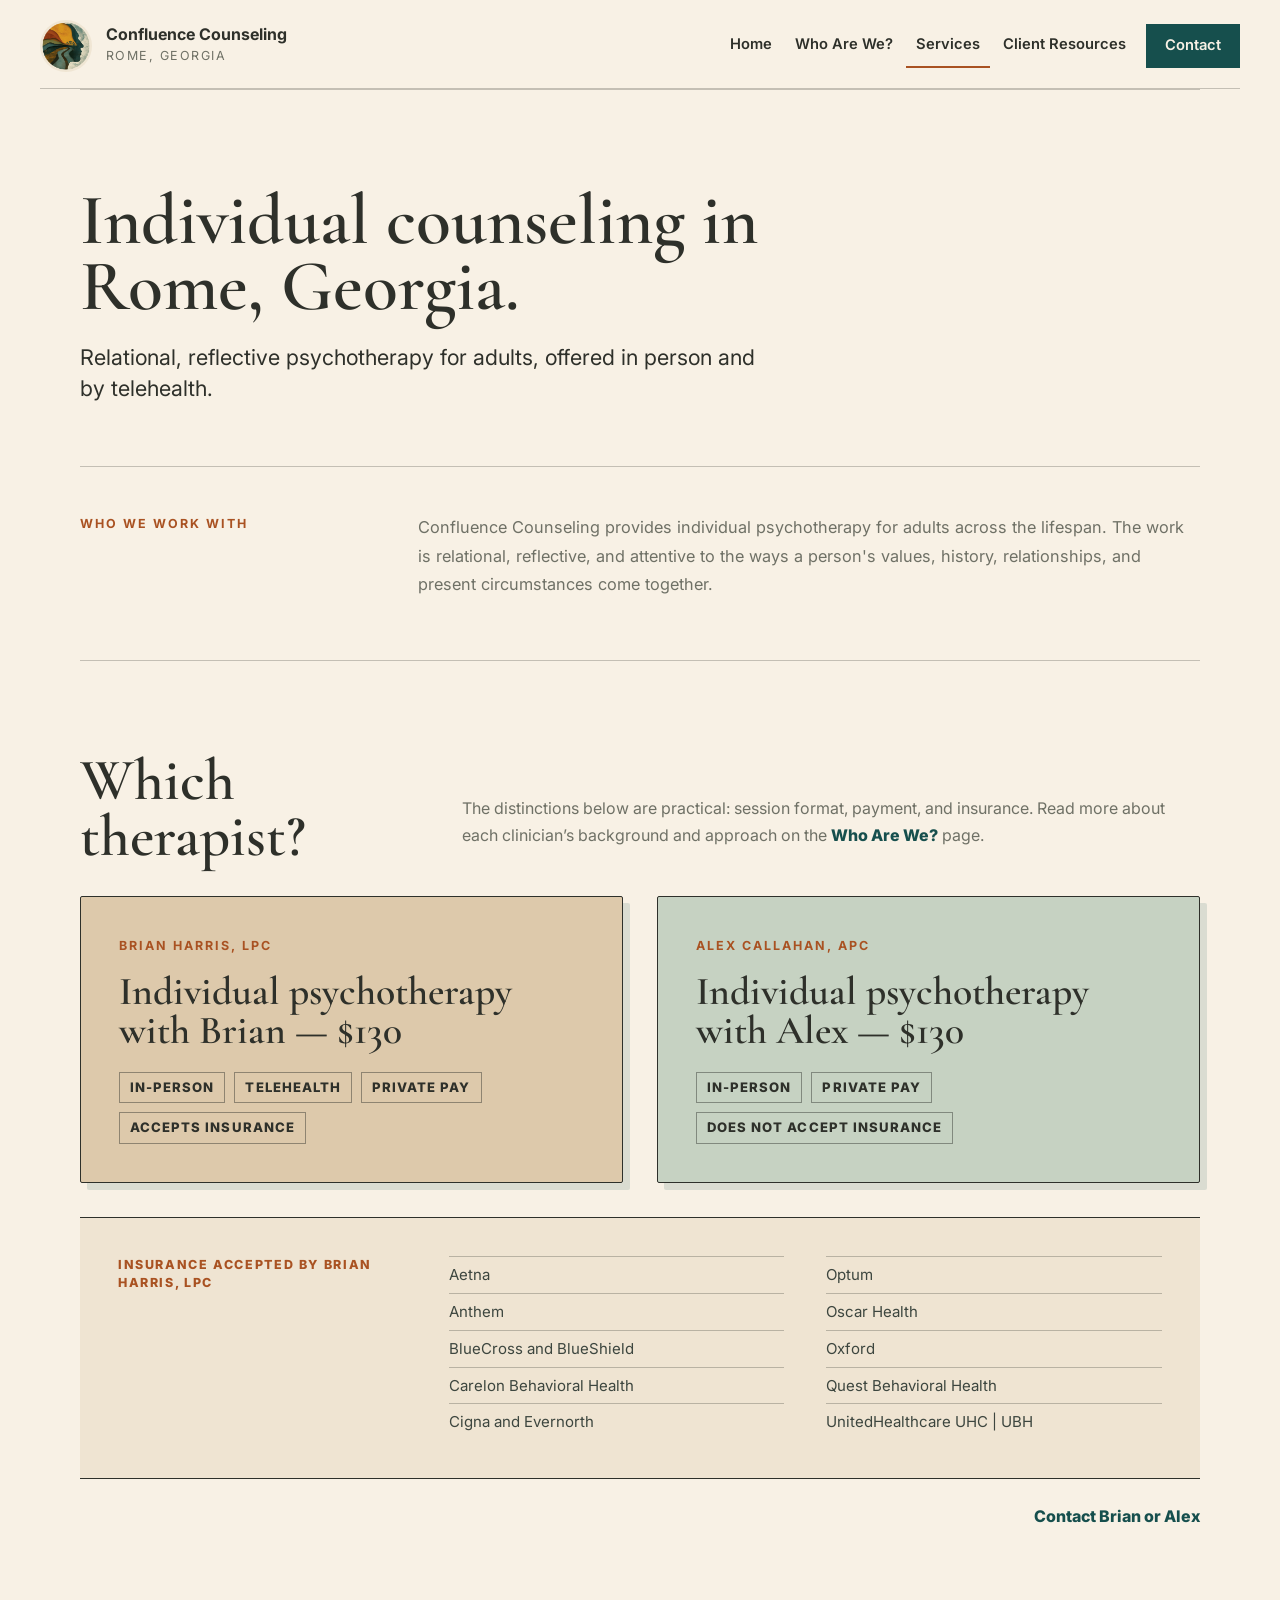
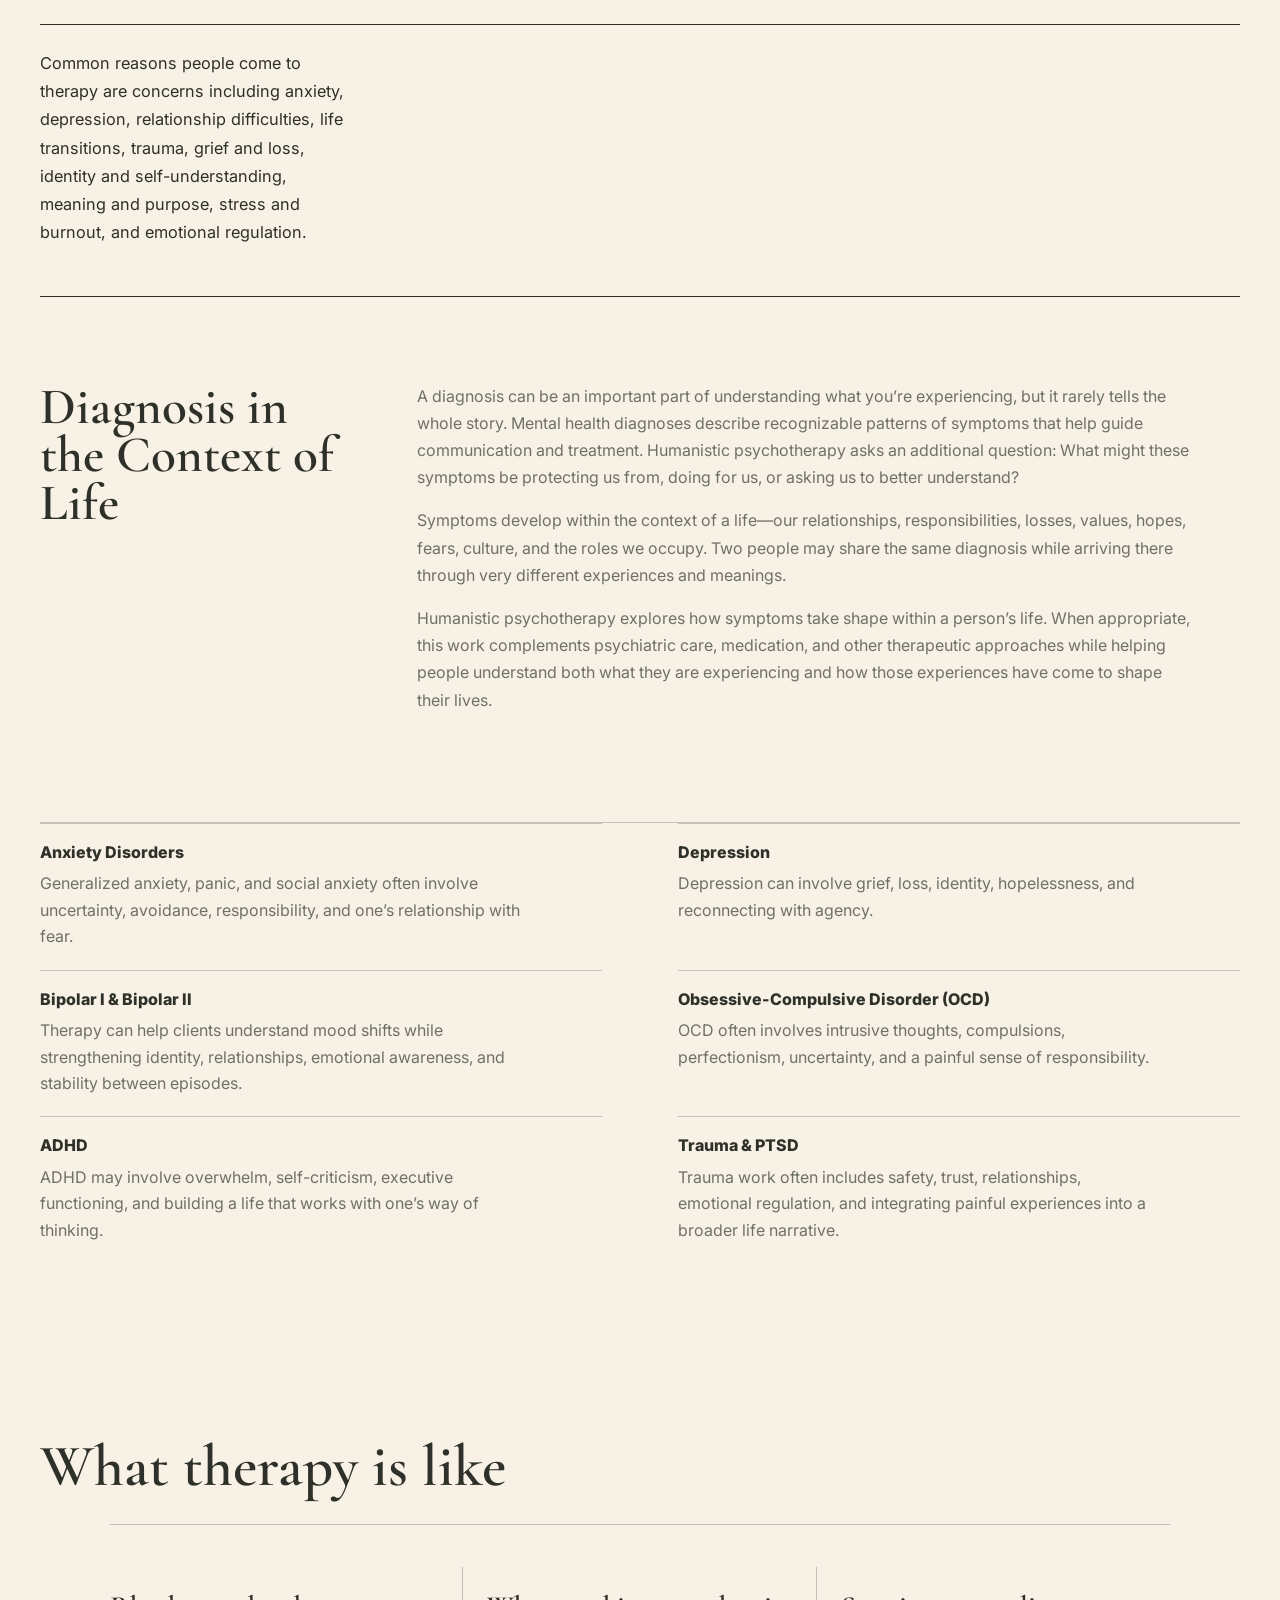
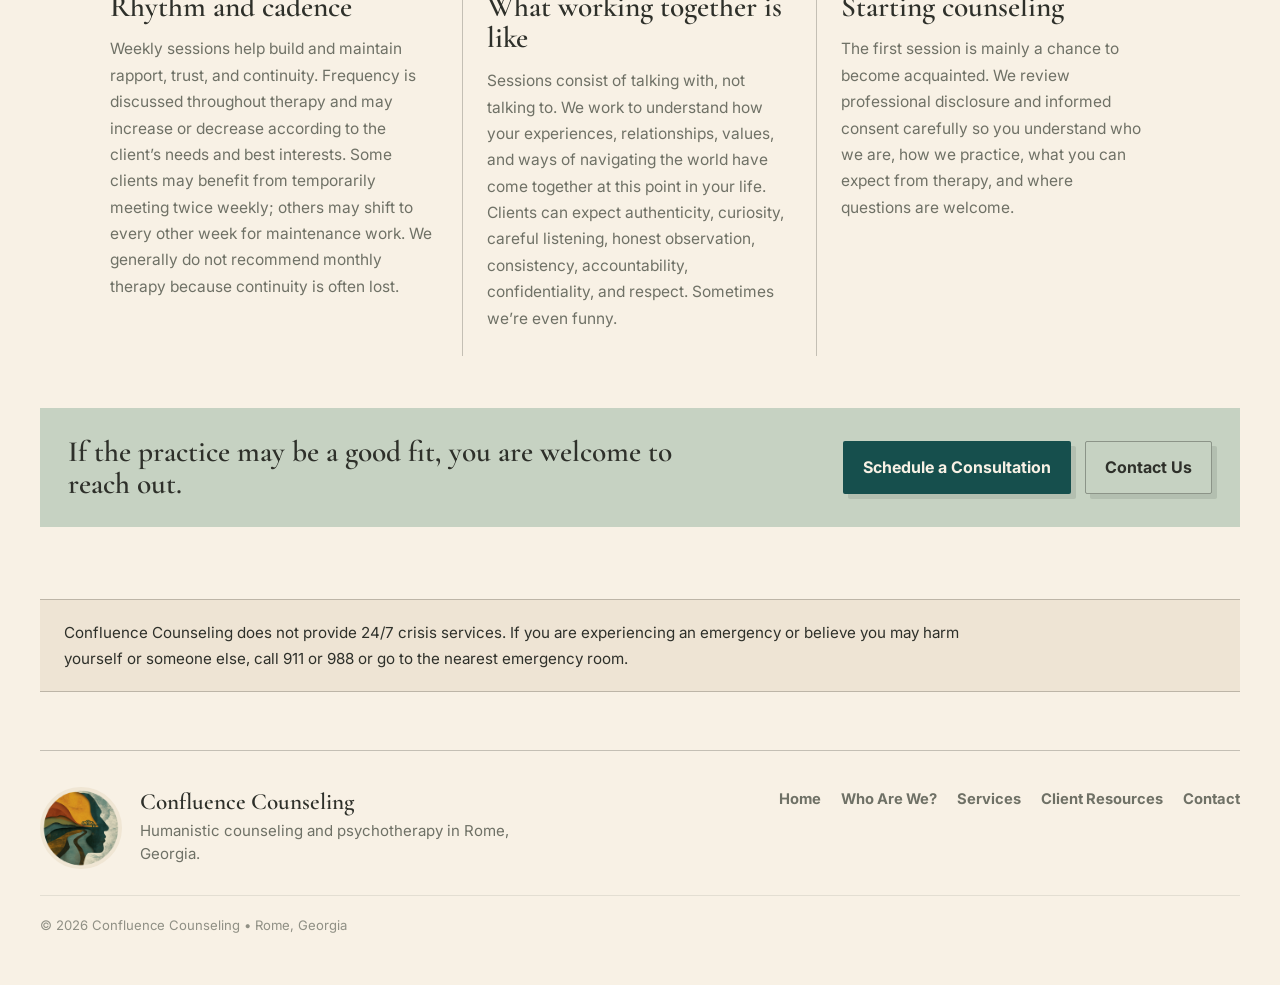
<file: services.html>
<!DOCTYPE html>
<html lang="en">
<head>
  <meta charset="UTF-8">
  <meta name="viewport" content="width=device-width, initial-scale=1.0">
  <title>Services | Confluence Counseling</title>
  <meta name="description" content="Individual counseling services for adults at Confluence Counseling in Rome, Georgia.">
  <link rel="icon" type="image/png" href="assets/favicon.png">
  <link rel="preconnect" href="https://fonts.googleapis.com">
  <link rel="preconnect" href="https://fonts.gstatic.com" crossorigin>
  <link href="https://fonts.googleapis.com/css2?family=Cormorant+Garamond:wght@500;600;700&family=Inter:wght@400;500;600;700&display=swap" rel="stylesheet">
  <link rel="stylesheet" href="styles.css">
</head>
<body>
  <header class="site-header">
    <a class="brand" href="index.html" aria-label="Confluence Counseling home">
      <img class="brand-logo" src="assets/confluence-logo-192.png" alt="" width="52" height="52">
      <span>
        <span class="brand-name">Confluence Counseling</span>
        <span class="brand-location">Rome, Georgia</span>
      </span>
    </a>
    <nav class="site-nav" aria-label="Main navigation">
      <a href="index.html">Home</a>
      <a href="about.html">Who Are We?</a>
      <a href="services.html" aria-current="page">Services</a>
      <a href="get-help-now.html">Client Resources</a>
      <a class="nav-button" href="contact.html">Contact</a>
    </nav>
  </header>

  <main>
    <section class="services-compact-hero" id="what-we-offer">
      <div>
        <h1>Individual counseling in Rome, Georgia.</h1>
        <p class="services-subtitle">Relational, reflective psychotherapy for adults, offered in person and by telehealth.</p>
      </div>
    </section>

    <section class="services-audience" id="who-we-work-with">
      <p class="eyebrow">Who we work with</p>
      <p>Confluence Counseling provides individual psychotherapy for adults across the lifespan. The work is relational, reflective, and attentive to the ways a person's values, history, relationships, and present circumstances come together.</p>
    </section>

    <section class="therapist-comparison" id="cost-and-insurance">
      <div class="therapist-comparison-heading">
        <div>
          <h2>Which therapist?</h2>
        </div>
        <div>
          <p>The distinctions below are practical: session format, payment, and insurance. Read more about each clinician&rsquo;s background and approach on the <a class="editorial-link" href="about.html">Who Are We?</a> page.</p>
        </div>
      </div>

      <div class="clinician-service-layout" aria-label="Clinician-specific service and payment information">
        <article class="clinician-service clinician-service-brian">
          <div class="clinician-service-main">
            <p class="eyebrow">Brian Harris, LPC</p>
            <h3>Individual psychotherapy with Brian — $130</h3>
            <ul class="service-availability">
              <li>In-person</li>
              <li>Telehealth</li>
              <li>Private pay</li>
              <li>Accepts insurance</li>
            </ul>
          </div>
        </article>

        <article class="clinician-service clinician-service-alex">
          <p class="eyebrow">Alex Callahan, APC</p>
          <h3>Individual psychotherapy with Alex — $130</h3>
          <ul class="service-availability">
            <li>In-person</li>
            <li>Private pay</li>
            <li>Does not accept insurance</li>
          </ul>
        </article>

        <div class="clinician-insurance clinician-insurance-panel" id="brian-insurance">
          <h4>Insurance accepted by Brian Harris, LPC</h4>
          <ul>
            <li>Aetna</li>
            <li>Anthem</li>
            <li>BlueCross and BlueShield</li>
            <li>Carelon Behavioral Health</li>
            <li>Cigna and Evernorth</li>
            <li>Optum</li>
            <li>Oscar Health</li>
            <li>Oxford</li>
            <li>Quest Behavioral Health</li>
            <li>UnitedHealthcare UHC | UBH</li>
          </ul>
        </div>
      </div>
      <p class="comparison-contact-link"><a class="editorial-link" href="contact.html#contact-options">Contact Brian or Alex</a></p>
    </section>

    <section class="services-compact-body">
      <section class="services-common" id="common-reasons">
        <p>Common reasons people come to therapy are concerns including anxiety, depression, relationship difficulties, life transitions, trauma, grief and loss, identity and self-understanding, meaning and purpose, stress and burnout, and emotional regulation.</p>
      </section>

      <section class="split-section services-diagnosis-section" id="diagnosis-in-context">
        <div>
          <h2>Diagnosis in the Context of Life</h2>
        </div>
        <div class="quiet-list">
          <div class="diagnosis-intro">
            <p>A diagnosis can be an important part of understanding what you&rsquo;re experiencing, but it rarely tells the whole story. Mental health diagnoses describe recognizable patterns of symptoms that help guide communication and treatment. Humanistic psychotherapy asks an additional question: What might these symptoms be protecting us from, doing for us, or asking us to better understand?</p>
            <p>Symptoms develop within the context of a life—our relationships, responsibilities, losses, values, hopes, fears, culture, and the roles we occupy. Two people may share the same diagnosis while arriving there through very different experiences and meanings.</p>
            <p>Humanistic psychotherapy explores how symptoms take shape within a person&rsquo;s life. When appropriate, this work complements psychiatric care, medication, and other therapeutic approaches while helping people understand both what they are experiencing and how those experiences have come to shape their lives.</p>
          </div>
          <ul class="diagnosis-list">
            <li>
              <strong>Anxiety Disorders</strong>
              <span>Generalized anxiety, panic, and social anxiety often involve uncertainty, avoidance, responsibility, and one&rsquo;s relationship with fear.</span>
            </li>
            <li>
              <strong>Depression</strong>
              <span>Depression can involve grief, loss, identity, hopelessness, and reconnecting with agency.</span>
            </li>
            <li>
              <strong>Bipolar I &amp; Bipolar II</strong>
              <span>Therapy can help clients understand mood shifts while strengthening identity, relationships, emotional awareness, and stability between episodes.</span>
            </li>
            <li>
              <strong>Obsessive-Compulsive Disorder (OCD)</strong>
              <span>OCD often involves intrusive thoughts, compulsions, perfectionism, uncertainty, and a painful sense of responsibility.</span>
            </li>
            <li>
              <strong>ADHD</strong>
              <span>ADHD may involve overwhelm, self-criticism, executive functioning, and building a life that works with one&rsquo;s way of thinking.</span>
            </li>
            <li>
              <strong>Trauma &amp; PTSD</strong>
              <span>Trauma work often includes safety, trust, relationships, emotional regulation, and integrating painful experiences into a broader life narrative.</span>
            </li>
          </ul>
        </div>
      </section>

      <section class="services-experience" id="what-therapy-is-like">
        <div class="services-experience-heading">
          <h2>What therapy is like</h2>
        </div>
        <div class="services-compact-sections">
          <section>
            <h3>Rhythm and cadence</h3>
            <p>Weekly sessions help build and maintain rapport, trust, and continuity. Frequency is discussed throughout therapy and may increase or decrease according to the client&rsquo;s needs and best interests. Some clients may benefit from temporarily meeting twice weekly; others may shift to every other week for maintenance work. We generally do not recommend monthly therapy because continuity is often lost.</p>
          </section>

          <section>
            <h3>What working together is like</h3>
            <p>Sessions consist of talking with, not talking to. We work to understand how your experiences, relationships, values, and ways of navigating the world have come together at this point in your life. Clients can expect authenticity, curiosity, careful listening, honest observation, consistency, accountability, confidentiality, and respect. Sometimes we&rsquo;re even funny.</p>
          </section>

          <section>
            <h3>Starting counseling</h3>
            <p>The first session is mainly a chance to become acquainted. We review professional disclosure and informed consent carefully so you understand who we are, how we practice, what you can expect from therapy, and where questions are welcome.</p>
          </section>
        </div>
      </section>
    </section>

    <section class="services-compact-cta" id="how-to-begin">
      <div>
        <h2>If the practice may be a good fit, you are welcome to reach out.</h2>
      </div>
      <div class="hero-actions">
        <a class="button primary" href="contact.html">Schedule a Consultation</a>
        <a class="button secondary" href="contact.html">Contact Us</a>
      </div>
    </section>
  </main>

  <section class="site-crisis-notice">
    <p>Confluence Counseling does not provide 24/7 crisis services. If you are experiencing an emergency or believe you may harm yourself or someone else, call 911 or 988 or go to the nearest emergency room.</p>
  </section>

  <footer class="site-footer">
    <div class="footer-main">
      <div class="footer-brand">
        <img class="footer-logo" src="assets/confluence-logo-192.png" alt="" width="74" height="74">
        <div>
          <strong>Confluence Counseling</strong>
          <p>Humanistic counseling and psychotherapy in Rome, Georgia.</p>
        </div>
      </div>
      <div class="footer-links">
        <a href="index.html">Home</a>
        <a href="about.html">Who Are We?</a>
        <a href="services.html">Services</a>
        <a href="get-help-now.html">Client Resources</a>
        <a href="contact.html">Contact</a>
      </div>
    </div>
    <p class="footer-copyright">© 2026 Confluence Counseling • Rome, Georgia</p>
  </footer>
  <!-- Cloudflare Web Analytics -->
  <script type="module" src="https://static.cloudflareinsights.com/beacon.min.js" data-cf-beacon='{"token":"ea57af6bfa5d4cd5b3e2981929c6101a"}'></script>
  <!-- End Cloudflare Web Analytics -->
</body>
</html>
</file>
<file: styles.css>
:root {
  --ink: #2e302a;
  --muted: #6f7166;
  --cream: #f5f0e8;
  --paper: #fbf8f2;
  --clay: #a95222;
  --moss: #164f4d;
  --olive: #6f7f70;
  --sage: #d4ddd2;
  --sand: #e5d8c3;
  --stone: #c4b7a4;
  --line: rgba(46, 48, 42, 0.16);
  --shadow: 0 22px 60px rgba(46, 48, 42, 0.12);
}

* {
  box-sizing: border-box;
}

html {
  scroll-behavior: smooth;
}

body {
  margin: 0;
  font-family: "Inter", Arial, sans-serif;
  color: var(--ink);
  background:
    radial-gradient(circle at top left, rgba(215, 219, 201, 0.85), transparent 32rem),
    linear-gradient(180deg, var(--paper) 0%, var(--cream) 48%, #eee5d8 100%);
  line-height: 1.7;
}

a {
  color: inherit;
  text-decoration: none;
}

p {
  margin: 0 0 1rem;
}

h1,
h2,
h3 {
  font-family: "Cormorant Garamond", Georgia, serif;
  font-weight: 600;
  line-height: 1.04;
  margin: 0;
  letter-spacing: 0;
}

h1 {
  font-size: clamp(3.3rem, 7vw, 6.9rem);
  max-width: 11ch;
}

h2 {
  font-size: clamp(2.2rem, 4vw, 4rem);
}

h3 {
  font-size: 2rem;
}

.site-header {
  width: min(1180px, calc(100% - 40px));
  margin: 0 auto;
  padding: 28px 0;
  display: flex;
  align-items: center;
  justify-content: space-between;
  gap: 24px;
}

.brand {
  display: inline-flex;
  align-items: center;
  gap: 14px;
  min-width: 235px;
}

.brand-logo {
  width: 52px;
  height: 52px;
  flex: 0 0 auto;
  object-fit: contain;
  border-radius: 50%;
  box-shadow: 0 8px 22px rgba(46, 48, 42, 0.12);
}

.brand-name,
.brand-location {
  display: block;
}

.brand-name {
  font-weight: 700;
  line-height: 1.1;
}

.brand-location {
  color: var(--muted);
  font-size: 0.78rem;
  text-transform: uppercase;
  letter-spacing: 0.12em;
  margin-top: 2px;
}

.site-nav {
  display: flex;
  align-items: center;
  justify-content: flex-end;
  flex-wrap: wrap;
  gap: 8px;
}

.site-nav a {
  color: var(--muted);
  font-size: 0.92rem;
  font-weight: 600;
  padding: 10px 13px;
  border-radius: 999px;
}

.site-nav a:hover,
.site-nav a[aria-current="page"] {
  color: var(--ink);
  background: rgba(255, 255, 255, 0.48);
}

.site-nav .nav-button {
  color: var(--paper);
  background: var(--moss);
  padding-inline: 18px;
}

.site-nav .nav-button:hover,
.site-nav .nav-button[aria-current="page"] {
  color: var(--paper);
  background: #465241;
}

main {
  overflow: hidden;
}

.hero,
.page-hero,
.intro-section,
.feature-band,
.art-band,
.split-section,
.content-section,
.quote-section,
.process-section,
.fees-layout,
.contact-layout,
.notice-section,
.cta-section {
  width: min(1180px, calc(100% - 40px));
  margin: 0 auto;
}

.help-hero,
.resource-section,
.help-disclaimer {
  width: min(1180px, calc(100% - 40px));
  margin: 0 auto;
}

.services-overview,
.services-section,
.services-process,
.services-approach,
.therapy-note,
.services-narrative,
.services-closing {
  width: min(1180px, calc(100% - 40px));
  margin: 0 auto;
}

.hero {
  min-height: calc(100vh - 108px);
  display: grid;
  grid-template-columns: minmax(0, 1fr) minmax(420px, 0.95fr);
  align-items: center;
  gap: 64px;
  padding: 48px 0 88px;
}

.editorial-brand {
  width: min(1180px, calc(100% - 40px));
  margin: 0 auto;
  padding: 34px 0 4px;
}

.editorial-brand p {
  margin: 0;
  color: var(--moss);
  font-family: "Cormorant Garamond", Georgia, serif;
  font-size: clamp(3rem, 9vw, 7.2rem);
  font-weight: 500;
  letter-spacing: 0.12em;
  line-height: 0.92;
  text-transform: none;
}

.editorial-brand-centered p {
  text-align: center;
}

.editorial-brand-left p {
  max-width: 690px;
}

.hero-editorial {
  min-height: auto;
  padding-top: 44px;
}

.hero-content {
  position: relative;
  z-index: 1;
}

.hero h1 {
  max-width: 680px;
  font-size: clamp(3.4rem, 5.3vw, 5.85rem);
  line-height: 1.02;
}

.eyebrow,
.section-label,
.service-card span {
  color: var(--clay);
  font-size: 0.78rem;
  font-weight: 700;
  letter-spacing: 0.16em;
  text-transform: uppercase;
}

.hero-copy {
  color: var(--muted);
  font-size: clamp(1.02rem, 1.4vw, 1.18rem);
  max-width: 670px;
  margin: 28px 0 0;
}

.hero-actions {
  display: flex;
  flex-wrap: wrap;
  gap: 14px;
  margin-top: 34px;
}

.button {
  border: 1px solid transparent;
  border-radius: 999px;
  cursor: pointer;
  display: inline-flex;
  align-items: center;
  justify-content: center;
  min-height: 48px;
  padding: 13px 22px;
  font: inherit;
  font-weight: 700;
  transition: transform 180ms ease, background 180ms ease, border-color 180ms ease;
}

.button:hover {
  transform: translateY(-1px);
}

.button.primary {
  background: var(--moss);
  color: var(--paper);
}

.button.secondary {
  border-color: var(--line);
  background: rgba(255, 255, 255, 0.36);
  color: var(--ink);
}

.hero-visual {
  position: relative;
  display: grid;
  place-items: center;
  min-height: clamp(420px, 45vw, 600px);
}

.hero-logo-image {
  width: min(100%, 560px);
  aspect-ratio: 1;
  object-fit: contain;
  border-radius: 50%;
  box-shadow: var(--shadow);
}

.intro-section {
  display: grid;
  grid-template-columns: 230px minmax(0, 1fr);
  gap: 70px;
  padding: 108px 0;
  border-top: 1px solid var(--line);
}

.intro-copy {
  max-width: 820px;
}

.intro-copy p,
.page-hero p,
.split-section p,
.content-section p,
.process-list span,
.contact-panel p,
.notice-section p,
.cta-section p {
  color: var(--muted);
}

.intro-copy p {
  font-size: 1.1rem;
  margin-top: 18px;
  max-width: 760px;
}

.feature-band {
  display: grid;
  grid-template-columns: repeat(3, 1fr);
  gap: 1px;
  background: var(--line);
  border: 1px solid var(--line);
}

.feature-band article,
.service-card,
.fee-card {
  background: rgba(251, 248, 242, 0.84);
  padding: 34px;
}

.feature-number {
  color: var(--clay);
  font-weight: 800;
}

.feature-band h3,
.service-card h2,
.text-columns h3 {
  margin: 18px 0 12px;
}

.place-feature {
  width: min(1180px, calc(100% - 40px));
  margin: 0 auto;
  padding: 112px 0 116px;
}

.place-feature-figure {
  margin: 0;
  display: grid;
  grid-template-columns: minmax(0, 1.7fr) minmax(250px, 0.85fr);
  gap: clamp(44px, 6vw, 84px);
  align-items: center;
}

.place-feature-figure img {
  display: block;
  width: 100%;
  height: auto;
  border-radius: 6px;
  box-shadow: 0 14px 36px rgba(46, 48, 42, 0.08);
}

.place-feature-caption {
  margin: 0;
  padding-top: 24px;
  border-top: 1px solid var(--line);
}

.place-feature-caption p {
  max-width: 36ch;
  margin: 0;
  color: var(--muted);
  font-size: 0.94rem;
  line-height: 1.75;
}

.art-band {
  display: grid;
  grid-template-columns: repeat(2, minmax(0, 1fr));
  gap: 18px;
  padding: 18px 0 0;
}

.art-panel {
  margin: 0;
  aspect-ratio: 1;
  border: 1px solid var(--line);
  border-radius: 8px;
  overflow: hidden;
  background: rgba(251, 248, 242, 0.84);
  box-shadow: 0 18px 48px rgba(46, 48, 42, 0.08);
}

.art-panel img {
  display: block;
  width: 100%;
  height: 100%;
  object-fit: cover;
}

.art-panel-wide img {
  object-position: center;
}

.split-section {
  padding: 116px 0;
  display: grid;
  grid-template-columns: minmax(280px, 0.86fr) minmax(0, 1fr);
  gap: 76px;
  align-items: start;
}

.quiet-list ul {
  list-style: none;
  padding: 0;
  margin: 28px 0 0;
  border-top: 1px solid var(--line);
}

.quiet-list li {
  border-bottom: 1px solid var(--line);
  padding: 17px 0;
  color: var(--ink);
  font-weight: 600;
}

.diagnosis-list li {
  display: grid;
  grid-template-columns: minmax(180px, 0.46fr) minmax(0, 1fr);
  gap: 22px;
  align-items: start;
  font-weight: 400;
}

.diagnosis-list strong {
  color: var(--ink);
  font-weight: 800;
  line-height: 1.35;
}

.diagnosis-list span {
  color: var(--muted);
  line-height: 1.65;
}

.cta-section {
  margin-bottom: 96px;
  padding: 58px;
  background: var(--moss);
  color: var(--paper);
  border-radius: 8px;
}

.cta-section h2,
.cta-section p {
  max-width: 760px;
}

.cta-section p {
  color: rgba(251, 248, 242, 0.78);
}

.cta-section .button.primary {
  margin-top: 18px;
  color: var(--moss);
  background: var(--paper);
}

.cta-section .button.secondary {
  color: var(--paper);
  border-color: rgba(251, 248, 242, 0.38);
  background: rgba(251, 248, 242, 0.08);
}

.page-hero {
  padding: 98px 0 82px;
  border-top: 1px solid var(--line);
}

.page-hero h1 {
  max-width: 13ch;
  margin-top: 14px;
}

.page-hero p:last-child {
  max-width: 760px;
  font-size: 1.14rem;
  margin-top: 28px;
}

.about-bio-hero,
.about-bio-copy,
.bio-quote-section,
.about-approach-section,
.practice-intro,
.counselors-section,
.about-closing-section {
  width: min(1180px, calc(100% - 40px));
  margin: 0 auto;
}

.practice-intro {
  padding: 98px 0 88px;
  border-top: 1px solid var(--line);
}

.practice-intro h1 {
  max-width: 900px;
  margin-top: 16px;
}

.practice-subheadline {
  max-width: 860px;
  color: var(--ink);
  font-size: clamp(1.25rem, 2vw, 1.55rem);
  line-height: 1.55;
  margin-top: 28px;
}

.practice-intro p:last-child {
  max-width: 760px;
  color: var(--muted);
  font-size: 1.08rem;
  margin-top: 24px;
}

.counselors-section {
  padding: 96px 0;
  border-top: 1px solid var(--line);
}

.section-heading {
  display: grid;
  grid-template-columns: 230px minmax(0, 1fr);
  gap: 70px;
  align-items: end;
  margin-bottom: 42px;
}

.counselor-grid {
  display: grid;
  grid-template-columns: repeat(2, minmax(0, 1fr));
  gap: 22px;
}

.counselor-card {
  display: grid;
  grid-template-rows: auto 1fr;
  border: 1px solid var(--line);
  border-radius: 8px;
  overflow: hidden;
  background: rgba(251, 248, 242, 0.84);
  box-shadow: 0 18px 48px rgba(46, 48, 42, 0.08);
}

.counselor-image {
  aspect-ratio: 4 / 3;
  overflow: hidden;
  background: linear-gradient(145deg, rgba(212, 221, 210, 0.94), rgba(229, 216, 195, 0.82));
}

.counselor-image img {
  display: block;
  width: 100%;
  height: 100%;
  object-fit: cover;
  object-position: center 38%;
}

.counselor-placeholder {
  display: grid;
  place-items: center;
  position: relative;
}

.counselor-placeholder::before {
  content: "";
  position: absolute;
  inset: 30px;
  border: 1px solid rgba(46, 48, 42, 0.12);
  border-radius: 8px;
}

.placeholder-profile {
  width: 168px;
  height: 168px;
  border-radius: 50%;
  background:
    radial-gradient(circle at 50% 34%, rgba(251, 248, 242, 0.82) 0 23%, transparent 24%),
    radial-gradient(circle at 50% 92%, rgba(22, 79, 77, 0.74) 0 44%, transparent 45%),
    linear-gradient(135deg, rgba(169, 82, 34, 0.72), rgba(22, 79, 77, 0.82));
  box-shadow: inset 0 0 0 1px rgba(46, 48, 42, 0.12);
}

.placeholder-caption {
  color: var(--muted);
  font-size: 0.78rem;
  font-weight: 800;
  letter-spacing: 0.12em;
  text-transform: uppercase;
}

.counselor-content {
  display: flex;
  flex-direction: column;
  padding: 32px;
}

.counselor-content h3 {
  font-size: clamp(2rem, 3vw, 3rem);
  margin-bottom: 16px;
}

.counselor-content p {
  color: var(--muted);
}

.counselor-actions {
  display: flex;
  flex-wrap: wrap;
  gap: 12px;
  margin-top: auto;
  padding-top: 20px;
}

.clinician-stack {
  display: grid;
  gap: 88px;
}

.clinician-profile {
  display: grid;
  grid-template-columns: minmax(280px, 0.42fr) minmax(0, 1fr);
  gap: clamp(46px, 7vw, 82px);
  align-items: start;
  padding-top: 58px;
  border-top: 1px solid var(--line);
}

.clinician-profile:first-child {
  padding-top: 0;
  border-top: 0;
}

.clinician-profile-reverse {
  grid-template-columns: minmax(0, 1fr) minmax(280px, 0.42fr);
}

.clinician-portrait {
  position: relative;
  aspect-ratio: 4 / 5;
  overflow: hidden;
  border-radius: 8px;
  background: linear-gradient(145deg, rgba(212, 221, 210, 0.94), rgba(229, 216, 195, 0.82));
  box-shadow: 0 18px 48px rgba(46, 48, 42, 0.08);
}

.clinician-portrait img {
  display: block;
  width: 100%;
  height: 100%;
  object-fit: cover;
  object-position: center 38%;
}

.clinician-content {
  max-width: 780px;
}

.clinician-content h3 {
  font-size: clamp(2.4rem, 4vw, 4rem);
  margin-bottom: 24px;
}

.clinician-content p {
  color: var(--muted);
  font-size: 1.04rem;
  line-height: 1.78;
  margin: 0 0 1.22rem;
}

.clinician-content .counselor-actions {
  margin-top: 4px;
  padding-top: 18px;
}

.about-bio-hero {
  display: grid;
  grid-template-columns: minmax(0, 0.9fr) minmax(380px, 0.66fr);
  gap: 78px;
  align-items: center;
  padding: 72px 0 92px;
  border-top: 1px solid var(--line);
}

.about-bio-heading h1 {
  max-width: 620px;
  margin-top: 16px;
  font-size: clamp(3.2rem, 6.2vw, 6.2rem);
}

.about-bio-heading p:not(.eyebrow) {
  color: var(--muted);
  font-size: 1.18rem;
  margin: 24px 0 0;
}

.about-bio-heading p:not(.eyebrow) + p {
  margin-top: 2px;
}

.about-photo-card {
  position: relative;
  z-index: 1;
  transform: translateY(24px);
  border: 1px solid var(--line);
  border-radius: 26px 8px 26px 8px;
  padding: 10px;
  background: rgba(251, 248, 242, 0.9);
  box-shadow: 0 26px 70px rgba(46, 48, 42, 0.16);
}

.about-photo-card::before {
  content: "";
  position: absolute;
  inset: -22px 26px 26px -22px;
  z-index: -1;
  border-radius: 42px 18px 42px 18px;
  background: linear-gradient(145deg, rgba(212, 221, 210, 0.92), rgba(229, 216, 195, 0.82));
}

.about-photo-card img {
  display: block;
  width: 100%;
  height: auto;
  border-radius: 20px 6px 20px 6px;
  filter: saturate(0.92) contrast(0.98);
}

.about-bio-copy {
  max-width: 790px;
  padding: 14px 0 96px;
}

.about-bio-copy p {
  color: var(--muted);
  font-size: 1.08rem;
  line-height: 1.82;
  margin: 0 0 1.35rem;
}

.bio-quote-section {
  padding: 88px 0 96px;
  border-top: 1px solid var(--line);
  border-bottom: 1px solid var(--line);
}

.bio-quote-section blockquote {
  max-width: 1000px;
}

.about-approach-section {
  display: grid;
  grid-template-columns: minmax(260px, 0.72fr) minmax(0, 1fr);
  gap: 72px;
  align-items: start;
  padding: 96px 0;
  border-bottom: 1px solid var(--line);
}

.about-approach-section h2 {
  max-width: 500px;
}

.about-approach-section p {
  color: var(--muted);
  font-size: 1.08rem;
  line-height: 1.8;
  margin: 0 0 1.2rem;
}

.about-closing-section {
  margin-bottom: 116px;
  padding: 58px;
  border: 1px solid rgba(46, 48, 42, 0.12);
  border-radius: 8px;
  background:
    linear-gradient(135deg, rgba(251, 248, 242, 0.92), rgba(212, 221, 210, 0.72)),
    var(--paper);
  box-shadow: 0 18px 48px rgba(46, 48, 42, 0.08);
}

.about-closing-section h2,
.about-closing-section p {
  max-width: 760px;
}

.about-closing-section p {
  color: var(--muted);
}

.about-closing-actions {
  display: flex;
  flex-wrap: wrap;
  gap: 14px;
  margin-top: 24px;
}

.portrait-panel {
  min-height: 430px;
  background:
    linear-gradient(145deg, rgba(215, 219, 201, 0.94), rgba(229, 216, 195, 0.78)),
    var(--sage);
  border: 1px solid var(--line);
  border-radius: 8px;
  display: grid;
  place-items: center;
  align-content: center;
  gap: 22px;
  color: var(--muted);
}

.portrait-circle {
  width: 168px;
  height: 168px;
  border: 1px solid rgba(46, 48, 42, 0.16);
  border-radius: 50%;
  background:
    radial-gradient(circle at 50% 32%, #ede4d6 0 24%, transparent 25%),
    radial-gradient(circle at 50% 82%, #9d715c 0 40%, transparent 41%),
    #c4b7a4;
}

.content-section {
  padding: 96px 0;
  border-top: 1px solid var(--line);
}

.text-columns {
  display: grid;
  grid-template-columns: repeat(3, 1fr);
  gap: 40px;
  margin-top: 42px;
}

.quote-section {
  padding: 94px 0 116px;
  border-top: 1px solid var(--line);
}

blockquote {
  font-family: "Cormorant Garamond", Georgia, serif;
  font-size: clamp(2.2rem, 4.8vw, 5rem);
  line-height: 1.08;
  max-width: 960px;
  margin: 0;
  color: var(--moss);
}

.service-grid {
  width: min(1180px, calc(100% - 40px));
  margin: 0 auto 90px;
  display: grid;
  grid-template-columns: repeat(2, 1fr);
  gap: 18px;
}

.service-card {
  border: 1px solid var(--line);
  border-radius: 8px;
  min-height: 285px;
}

.process-section {
  display: grid;
  grid-template-columns: minmax(260px, 0.8fr) 1fr;
  gap: 70px;
  padding: 96px 0 116px;
  border-top: 1px solid var(--line);
}

.process-list {
  list-style: none;
  counter-reset: steps;
  padding: 0;
  margin: 0;
}

.process-list li {
  counter-increment: steps;
  display: grid;
  grid-template-columns: 54px 1fr;
  gap: 22px;
  padding: 0 0 28px;
  margin-bottom: 28px;
  border-bottom: 1px solid var(--line);
}

.process-list li::before {
  content: counter(steps, decimal-leading-zero);
  width: 54px;
  height: 54px;
  border-radius: 50%;
  display: grid;
  place-items: center;
  background: var(--sage);
  color: var(--moss);
  font-weight: 800;
}

.process-list strong,
.process-list span {
  display: block;
}

.services-hero h1 {
  max-width: 12ch;
}

.services-narrative {
  padding: 0 0 36px;
}

.service-chapter {
  max-width: 820px;
  padding: 80px 0;
  border-top: 1px solid var(--line);
}

.service-chapter:first-child {
  border-top: 0;
  padding-top: 0;
}

.service-chapter h2 {
  max-width: 680px;
  margin: 16px 0 24px;
  font-size: clamp(2.25rem, 3.8vw, 4.1rem);
}

.service-chapter p:not(.eyebrow),
.services-quiet-note,
.service-details-list dd,
.expectation-list {
  color: var(--muted);
}

.service-chapter p:not(.eyebrow) {
  max-width: 720px;
  font-size: 1.07rem;
  line-height: 1.82;
}

.service-chapter-aside,
.services-two-column {
  max-width: none;
  display: grid;
  grid-template-columns: minmax(0, 1fr) minmax(280px, 0.52fr);
  gap: clamp(52px, 8vw, 108px);
  align-items: start;
}

.service-chapter-aside h2,
.services-two-column h2 {
  max-width: 620px;
}

.service-details-list {
  padding-top: 42px;
}

.service-details-list dl {
  margin: 0;
  border-top: 1px solid var(--line);
}

.service-details-list div {
  padding: 19px 0;
  border-bottom: 1px solid var(--line);
}

.service-details-list dt {
  color: var(--clay);
  font-size: 0.76rem;
  font-weight: 800;
  letter-spacing: 0.14em;
  text-transform: uppercase;
}

.service-details-list dd {
  margin: 6px 0 0;
  font-family: "Cormorant Garamond", Georgia, serif;
  font-size: clamp(1.45rem, 2vw, 1.95rem);
  font-weight: 600;
  line-height: 1.1;
}

.services-quiet-note {
  max-width: 720px;
  margin: 0 0 0 auto;
  padding: 28px 0 78px;
  border-top: 1px solid var(--line);
  font-size: 1rem;
  line-height: 1.78;
}

.services-inline-list {
  margin-top: 30px;
  padding-top: 28px;
  border-top: 1px solid var(--line);
  color: var(--ink);
  font-family: "Cormorant Garamond", Georgia, serif;
  font-size: clamp(1.8rem, 3.2vw, 3rem);
  line-height: 1.22;
}

.services-pullquote {
  max-width: 880px;
  margin: 18px 0 22px auto;
  padding: 74px 0 82px;
  border-top: 1px solid var(--line);
  border-bottom: 1px solid var(--line);
  font-size: clamp(2.25rem, 4.2vw, 4.8rem);
}

.services-two-column {
  grid-template-columns: minmax(260px, 0.7fr) minmax(0, 1fr);
}

.services-two-column > div {
  max-width: 760px;
}

.services-expectations {
  max-width: none;
}

.services-expectations h2 {
  max-width: 760px;
}

.expectation-list {
  list-style: none;
  column-count: 2;
  column-gap: clamp(54px, 8vw, 110px);
  max-width: 920px;
  margin: 34px 0 0;
  padding: 0;
  border-top: 1px solid var(--line);
}

.expectation-list li {
  break-inside: avoid;
  padding: 17px 0;
  border-bottom: 1px solid var(--line);
  color: var(--ink);
  font-weight: 700;
  line-height: 1.45;
}

.services-closing-note h2 {
  color: var(--moss);
}

.services-closing {
  margin-bottom: 100px;
  padding: 54px 0 0;
  border-top: 1px solid var(--line);
}

.services-closing h2,
.services-closing p {
  max-width: 760px;
}

.services-closing p:not(.eyebrow) {
  color: var(--muted);
}

.services-compact-hero,
.services-compact-body,
.services-compact-cta {
  width: min(1040px, calc(100% - 40px));
  margin: 0 auto;
}

.services-compact-hero {
  display: grid;
  grid-template-columns: minmax(0, 1fr) minmax(300px, 0.58fr);
  gap: clamp(36px, 6vw, 72px);
  align-items: start;
  padding: 74px 0 46px;
  border-top: 1px solid var(--line);
}

.services-compact-hero h1 {
  max-width: 720px;
  margin-top: 12px;
  font-size: clamp(2.75rem, 5vw, 5rem);
  line-height: 1;
}

.services-subtitle {
  max-width: 680px;
  margin: 22px 0 16px;
  color: var(--ink);
  font-size: clamp(1.1rem, 1.7vw, 1.35rem);
  line-height: 1.45;
}

.services-compact-hero p:not(.eyebrow):not(.services-subtitle),
.services-compact-body p,
.services-compact-cta p {
  color: var(--muted);
}

.services-compact-hero p:not(.eyebrow) {
  max-width: 700px;
}

.services-detail-panel {
  border: 1px solid var(--line);
  border-radius: 8px;
  background: rgba(251, 248, 242, 0.86);
  padding: 26px 28px;
}

.services-detail-panel dl {
  margin: 0;
}

.services-detail-panel div {
  padding: 14px 0;
  border-bottom: 1px solid var(--line);
}

.services-detail-panel div:first-child {
  padding-top: 0;
}

.services-detail-panel dt {
  color: var(--clay);
  font-size: 0.74rem;
  font-weight: 800;
  letter-spacing: 0.13em;
  text-transform: uppercase;
}

.services-detail-panel dd {
  margin: 5px 0 0;
  color: var(--ink);
  font-weight: 700;
  line-height: 1.38;
}

.services-detail-panel sup {
  line-height: 0;
}

.services-detail-panel sup a {
  color: var(--clay);
  font-weight: 900;
  text-decoration: none;
}

.services-detail-panel p {
  margin: 16px 0 0;
  color: var(--muted);
  font-size: 0.94rem;
  line-height: 1.6;
}

.services-compact-body {
  padding: 0 0 52px;
}

.insurance-note {
  max-width: 880px;
  margin: 0 0 28px;
  padding: 24px 0 26px;
  border-top: 1px solid var(--line);
  border-bottom: 1px solid var(--line);
}

.insurance-note h2 {
  margin: 0 0 18px;
  color: var(--ink);
  font-family: "Inter", Arial, sans-serif;
  font-size: 0.82rem;
  font-weight: 800;
  letter-spacing: 0.13em;
  line-height: 1.35;
  text-transform: uppercase;
}

.insurance-note ul {
  column-count: 2;
  column-gap: clamp(34px, 6vw, 72px);
  list-style: none;
  margin: 0;
  padding: 0;
}

.insurance-note li {
  break-inside: avoid;
  color: var(--muted);
  font-size: 0.95rem;
  line-height: 1.55;
  padding: 4px 0;
}

.services-common {
  max-width: 880px;
  margin: 0;
  padding: 24px 0 34px;
  border-top: 1px solid var(--line);
  border-bottom: 1px solid var(--line);
  color: var(--ink);
  font-size: 1.02rem;
  line-height: 1.72;
}

.services-compact-sections {
  display: grid;
  grid-template-columns: repeat(3, minmax(0, 1fr));
  gap: clamp(28px, 4vw, 48px);
  padding-top: 42px;
}

.services-compact-sections section {
  min-width: 0;
}

.services-compact-sections h2,
.services-compact-cta h2 {
  font-size: clamp(1.65rem, 2.3vw, 2.25rem);
  line-height: 1.08;
}

.services-compact-sections h2 {
  margin-bottom: 14px;
}

.services-compact-sections p {
  font-size: 0.97rem;
  line-height: 1.7;
}

.services-compact-cta {
  display: flex;
  align-items: center;
  justify-content: space-between;
  gap: 28px;
  margin-bottom: 72px;
  padding: 32px 0 0;
  border-top: 1px solid var(--line);
}

.services-compact-cta h2 {
  max-width: 620px;
}

.services-compact-cta .hero-actions {
  flex: 0 0 auto;
  margin-top: 0;
}

.services-overview {
  display: grid;
  grid-template-columns: minmax(0, 1fr) minmax(320px, 0.64fr);
  gap: 28px;
  align-items: stretch;
  padding: 0 0 98px;
}

.services-overview-copy {
  padding: 46px;
  border: 1px solid var(--line);
  border-radius: 8px;
  background:
    linear-gradient(135deg, rgba(251, 248, 242, 0.92), rgba(212, 221, 210, 0.48)),
    var(--paper);
}

.services-overview-copy h2 {
  max-width: 680px;
  margin: 16px 0 24px;
}

.services-overview-copy p:not(.eyebrow),
.services-section-heading p,
.services-process p,
.services-approach-copy p,
.therapy-note p {
  color: var(--muted);
}

.service-facts {
  display: grid;
  grid-template-columns: 1fr;
  gap: 1px;
  border: 1px solid var(--line);
  border-radius: 8px;
  overflow: hidden;
  background: var(--line);
}

.service-facts div {
  padding: 25px 28px;
  background: rgba(251, 248, 242, 0.86);
}

.service-facts span,
.concern-grid span,
.expectation-icon {
  display: block;
}

.service-facts span {
  color: var(--clay);
  font-size: 0.76rem;
  font-weight: 800;
  letter-spacing: 0.14em;
  text-transform: uppercase;
}

.service-facts strong {
  display: block;
  margin-top: 8px;
  color: var(--ink);
  font-family: "Cormorant Garamond", Georgia, serif;
  font-size: clamp(1.7rem, 2.4vw, 2.25rem);
  font-weight: 600;
  line-height: 1.06;
}

.services-callout {
  grid-column: 1 / -1;
  padding: 24px 30px;
  border-left: 3px solid var(--clay);
  background: rgba(255, 255, 255, 0.34);
}

.services-callout p {
  max-width: 900px;
  margin: 0;
  color: var(--ink);
  font-weight: 600;
}

.services-section {
  padding: 92px 0;
  border-top: 1px solid var(--line);
}

.services-section-heading {
  display: grid;
  grid-template-columns: 230px minmax(0, 1fr);
  gap: 70px;
  align-items: end;
  margin-bottom: 40px;
}

.services-section-heading h2 {
  max-width: 760px;
}

.services-section-heading p:not(.eyebrow) {
  max-width: 760px;
  margin-top: 18px;
}

.concern-grid {
  display: grid;
  grid-template-columns: repeat(5, minmax(0, 1fr));
  gap: 12px;
}

.concern-grid span {
  min-height: 88px;
  padding: 20px;
  border: 1px solid var(--line);
  border-radius: 8px;
  background: rgba(251, 248, 242, 0.82);
  color: var(--ink);
  font-weight: 800;
  line-height: 1.28;
}

.services-process {
  display: grid;
  grid-template-columns: repeat(2, minmax(0, 1fr));
  gap: 22px;
  padding: 0 0 98px;
}

.services-process article {
  padding: 42px;
  border: 1px solid var(--line);
  border-radius: 8px;
  background: rgba(251, 248, 242, 0.84);
  box-shadow: 0 18px 48px rgba(46, 48, 42, 0.06);
}

.services-process h2 {
  margin: 16px 0 22px;
  font-size: clamp(2rem, 3.2vw, 3.2rem);
}

.services-approach {
  display: grid;
  grid-template-columns: minmax(280px, 0.82fr) minmax(0, 1fr);
  gap: 76px;
  align-items: start;
  padding: 98px 0;
  border-top: 1px solid var(--line);
  border-bottom: 1px solid var(--line);
}

.services-approach h2 {
  max-width: 560px;
  margin-top: 16px;
}

.services-approach-copy {
  max-width: 760px;
  font-size: 1.08rem;
  line-height: 1.82;
}

.expectations-section {
  border-top: 0;
}

.expectation-grid {
  display: grid;
  grid-template-columns: repeat(5, minmax(0, 1fr));
  gap: 12px;
}

.expectation-grid article {
  min-height: 178px;
  padding: 22px;
  border: 1px solid var(--line);
  border-radius: 8px;
  background:
    linear-gradient(145deg, rgba(251, 248, 242, 0.92), rgba(229, 216, 195, 0.42)),
    var(--paper);
}

.expectation-icon {
  width: 42px;
  height: 42px;
  border-radius: 50%;
  display: grid;
  place-items: center;
  margin-bottom: 20px;
  background: var(--sage);
  color: var(--moss);
  font-weight: 900;
}

.expectation-grid h3 {
  font-family: "Inter", Arial, sans-serif;
  font-size: 0.98rem;
  font-weight: 800;
  line-height: 1.35;
}

.therapy-note {
  display: grid;
  grid-template-columns: minmax(280px, 0.76fr) minmax(0, 1fr);
  gap: 60px;
  align-items: start;
  padding: 92px 0 112px;
  border-top: 1px solid var(--line);
}

.therapy-note > p {
  max-width: 760px;
  font-size: 1.08rem;
  line-height: 1.82;
}

.therapy-note blockquote {
  max-width: 700px;
  font-size: clamp(2.4rem, 4.2vw, 4.8rem);
}

.fees-layout {
  display: grid;
  grid-template-columns: repeat(3, 1fr);
  gap: 18px;
  margin-bottom: 18px;
}

.fee-card {
  border: 1px solid var(--line);
  border-radius: 8px;
}

.fee-card h2 {
  margin: 18px 0 8px;
  color: var(--moss);
}

.contact-layout {
  display: grid;
  grid-template-columns: 0.78fr 1fr;
  gap: 22px;
  margin-bottom: 36px;
}

.contact-panel,
.contact-form,
.notice-section {
  border: 1px solid var(--line);
  border-radius: 8px;
  background: rgba(251, 248, 242, 0.84);
}

.contact-panel,
.contact-form {
  padding: 38px;
}

.contact-lines {
  margin-top: 34px;
}

.contact-lines a {
  color: var(--moss);
  font-weight: 700;
}

.contact-form {
  display: grid;
  gap: 11px;
}

label {
  font-weight: 700;
  font-size: 0.92rem;
}

input,
textarea {
  width: 100%;
  border: 1px solid var(--line);
  border-radius: 8px;
  background: #fffdf8;
  color: var(--ink);
  font: inherit;
  padding: 14px 15px;
  margin-bottom: 8px;
}

textarea {
  resize: vertical;
}

input:focus,
textarea:focus {
  outline: 3px solid rgba(89, 102, 83, 0.18);
  border-color: var(--moss);
}

.form-note {
  font-size: 0.88rem;
  color: var(--muted);
  margin: 4px 0 0;
}

.notice-section {
  padding: 24px 30px;
  margin-bottom: 96px;
}

.notice-section p {
  margin: 0;
}

.help-hero {
  padding: 98px 0 76px;
  border-top: 1px solid var(--line);
}

.help-hero h1 {
  margin-top: 14px;
  max-width: 760px;
}

.help-hero p:last-child {
  max-width: 840px;
  color: var(--muted);
  font-size: 1.15rem;
  margin-top: 28px;
}

.resource-section {
  padding: 88px 0;
  border-top: 1px solid var(--line);
}

.crisis-section {
  padding-top: 70px;
}

.resource-heading {
  max-width: 760px;
  margin-bottom: 34px;
}

.resource-heading h2 {
  max-width: 720px;
  font-size: clamp(2.45rem, 4vw, 4.15rem);
  line-height: 1.04;
}

.resource-heading h2 span {
  display: block;
}

.resource-grid {
  display: grid;
  grid-template-columns: repeat(2, minmax(0, 1fr));
  gap: 18px;
}

.compact-grid {
  grid-template-columns: repeat(4, minmax(0, 1fr));
}

.spanish-grid {
  grid-template-columns: repeat(3, minmax(0, 1fr));
}

.resource-card {
  display: flex;
  flex-direction: column;
  min-height: 320px;
  border: 1px solid var(--line);
  border-radius: 8px;
  background: rgba(251, 248, 242, 0.86);
  padding: 28px;
  box-shadow: 0 16px 42px rgba(46, 48, 42, 0.07);
}

.crisis-section .resource-card {
  background:
    linear-gradient(145deg, rgba(251, 248, 242, 0.96), rgba(229, 216, 195, 0.7)),
    var(--paper);
}

.emergency-card {
  border-color: rgba(169, 82, 34, 0.38);
  background:
    linear-gradient(145deg, rgba(169, 82, 34, 0.12), rgba(251, 248, 242, 0.94)),
    var(--paper);
}

.resource-card h3 {
  font-size: clamp(1.55rem, 2vw, 2.05rem);
  line-height: 1.08;
  margin-bottom: 14px;
  overflow-wrap: anywhere;
}

.resource-card p {
  color: var(--muted);
}

.resource-phone {
  margin: 14px 0 18px;
  font-weight: 800;
  color: var(--ink);
}

.resource-phone a {
  color: var(--moss);
  text-decoration: underline;
  text-decoration-thickness: 1px;
  text-underline-offset: 4px;
}

.resource-link {
  align-self: flex-start;
  margin-top: auto;
  border: 1px solid var(--line);
  border-radius: 999px;
  padding: 10px 15px;
  color: var(--ink);
  background: rgba(255, 255, 255, 0.34);
  font-weight: 800;
  font-size: 0.92rem;
}

.resource-link:hover {
  background: var(--moss);
  color: var(--paper);
  border-color: var(--moss);
}

.help-disclaimer {
  margin-bottom: 96px;
  padding: 26px 30px;
  border: 1px solid rgba(169, 82, 34, 0.28);
  border-radius: 8px;
  background: rgba(169, 82, 34, 0.08);
}

.help-disclaimer p {
  margin: 0;
  color: var(--ink);
  font-weight: 700;
}

.site-footer {
  width: min(1180px, calc(100% - 40px));
  margin: 0 auto;
  padding: 44px 0 50px;
  border-top: 1px solid var(--line);
  color: var(--muted);
}

.footer-main {
  display: flex;
  justify-content: space-between;
  gap: 34px;
  align-items: center;
}

.site-footer strong {
  color: var(--ink);
  display: block;
  font-family: "Cormorant Garamond", Georgia, serif;
  font-size: 1.45rem;
  font-weight: 600;
  line-height: 1.05;
}

.footer-brand {
  display: flex;
  align-items: center;
  gap: 18px;
}

.footer-brand p {
  margin: 6px 0 0;
  max-width: 420px;
  font-size: 0.94rem;
  line-height: 1.5;
}

.footer-logo {
  width: 74px;
  height: 74px;
  flex: 0 0 auto;
  object-fit: contain;
  border-radius: 50%;
  box-shadow: 0 12px 30px rgba(46, 48, 42, 0.12);
}

.footer-links {
  display: flex;
  flex-wrap: wrap;
  gap: 20px;
  align-items: start;
  justify-content: flex-end;
}

.footer-links a {
  color: var(--muted);
  font-weight: 700;
  font-size: 0.92rem;
}

.footer-copyright {
  margin: 26px 0 0;
  padding-top: 20px;
  border-top: 1px solid rgba(46, 48, 42, 0.1);
  color: rgba(111, 113, 102, 0.76);
  font-size: 0.82rem;
  line-height: 1.5;
}

@media (max-width: 920px) {
  .site-header,
  .site-footer {
    align-items: flex-start;
    flex-direction: column;
  }

  .site-nav {
    justify-content: flex-start;
  }

  .footer-main {
    align-items: flex-start;
    flex-direction: column;
  }

  .footer-links {
    justify-content: flex-start;
  }

  .hero,
  .editorial-brand,
  .intro-section,
  .split-section,
  .about-bio-hero,
  .about-approach-section,
  .section-heading,
  .counselor-grid,
  .clinician-profile,
  .clinician-profile-reverse,
  .services-compact-hero,
  .service-chapter-aside,
  .services-two-column,
  .services-overview,
  .services-section-heading,
  .services-process,
  .services-approach,
  .therapy-note,
  .process-section,
  .contact-layout {
    grid-template-columns: 1fr;
  }

  .hero {
    min-height: auto;
    padding-top: 36px;
  }

  .editorial-brand {
    padding-top: 28px;
  }

  .editorial-brand p {
    max-width: 760px;
    font-size: clamp(3.1rem, 10vw, 5.6rem);
    letter-spacing: 0.08em;
    line-height: 0.96;
  }

  .editorial-brand-centered p {
    text-align: left;
  }

  .hero-visual {
    min-height: 0;
  }

  .feature-band,
  .art-band,
  .fees-layout,
  .resource-grid,
  .compact-grid,
  .spanish-grid,
  .text-columns {
    grid-template-columns: 1fr;
  }

  .art-band {
    padding-top: 18px;
  }

  .place-feature {
    padding: 82px 0 88px;
  }

  .place-feature-figure {
    grid-template-columns: 1fr;
    gap: 30px;
    max-width: 760px;
    margin: 0 auto;
  }

  .place-feature-caption {
    max-width: 620px;
  }

  .service-grid {
    grid-template-columns: 1fr;
  }

  .services-compact-hero {
    padding: 62px 0 40px;
  }

  .services-compact-sections {
    grid-template-columns: 1fr;
    gap: 28px;
    padding-top: 34px;
  }

  .services-compact-cta {
    align-items: flex-start;
    flex-direction: column;
    margin-bottom: 72px;
  }

  .concern-grid,
  .expectation-grid {
    grid-template-columns: repeat(2, minmax(0, 1fr));
  }

  .services-overview {
    padding-bottom: 72px;
  }

  .services-narrative {
    padding-bottom: 24px;
  }

  .service-chapter {
    padding: 68px 0;
  }

  .service-details-list {
    padding-top: 0;
  }

  .services-quiet-note {
    margin-left: 0;
    padding-bottom: 62px;
  }

  .services-pullquote {
    margin-left: 0;
    padding: 62px 0 68px;
  }

  .expectation-list {
    column-count: 1;
    max-width: 760px;
  }

  .services-section,
  .services-approach,
  .therapy-note {
    padding: 72px 0;
  }

  .intro-section,
  .split-section,
  .practice-intro,
  .counselors-section,
  .help-hero,
  .resource-section,
  .content-section,
  .process-section,
  .quote-section {
    padding: 72px 0;
  }

  .about-bio-hero {
    gap: 42px;
    padding: 72px 0;
  }

  .about-photo-card {
    max-width: 500px;
  }

  .clinician-stack {
    gap: 72px;
  }

  .clinician-profile {
    gap: 32px;
    padding-top: 54px;
  }

  .clinician-portrait {
    order: 1;
    width: min(100%, 440px);
  }

  .clinician-content {
    order: 2;
    max-width: 760px;
  }

  .about-bio-copy,
  .bio-quote-section,
  .about-approach-section {
    padding: 72px 0;
  }

  .about-closing-section {
    margin-bottom: 72px;
  }
}

@media (max-width: 620px) {
  .site-header,
  .hero,
  .editorial-brand,
  .page-hero,
  .intro-section,
  .about-bio-hero,
  .about-bio-copy,
  .bio-quote-section,
  .about-approach-section,
  .practice-intro,
  .counselors-section,
  .about-closing-section,
  .help-hero,
  .resource-section,
  .help-disclaimer,
  .services-overview,
  .services-section,
  .services-process,
  .services-approach,
  .therapy-note,
  .services-narrative,
  .services-closing,
  .services-compact-hero,
  .services-compact-body,
  .services-compact-cta,
  .feature-band,
  .art-band,
  .split-section,
  .content-section,
  .quote-section,
  .process-section,
  .fees-layout,
  .contact-layout,
  .notice-section,
  .cta-section,
  .site-footer,
  .service-grid {
    width: min(100% - 28px, 1180px);
  }

  .place-feature {
    width: calc(100% - 28px);
    padding: 68px 0 76px;
  }

  .place-feature-figure img {
    border-radius: 5px;
  }

  .place-feature-caption {
    padding-top: 20px;
  }

  .place-feature-caption p {
    font-size: 0.9rem;
    line-height: 1.7;
  }

  h1 {
    font-size: clamp(2.82rem, 17vw, 4rem);
  }

  .hero h1 {
    font-size: clamp(2.62rem, 10.8vw, 3rem);
    line-height: 1.06;
  }

  .editorial-brand {
    padding: 22px 0 0;
  }

  .editorial-brand p {
    font-size: clamp(2.35rem, 11vw, 3.4rem);
    letter-spacing: 0.05em;
    line-height: 1;
  }

  h2 {
    font-size: 2.25rem;
  }

  .brand {
    min-width: 0;
  }

  .brand-logo {
    width: 46px;
    height: 46px;
  }

  .site-nav a {
    padding-inline: 10px;
  }

  .page-hero {
    padding: 62px 0 54px;
  }

  .services-compact-hero {
    padding: 52px 0 34px;
  }

  .services-compact-hero h1 {
    font-size: clamp(2.4rem, 12vw, 3.35rem);
  }

  .services-subtitle {
    font-size: 1.06rem;
  }

  .services-detail-panel {
    padding: 22px;
  }

  .services-compact-body {
    padding-bottom: 42px;
  }

  .services-common {
    padding: 20px 0 28px;
  }

  .insurance-note {
    margin-bottom: 24px;
    padding: 22px 0 24px;
  }

  .insurance-note ul {
    column-count: 1;
  }

  .services-compact-sections h2,
  .services-compact-cta h2 {
    font-size: 1.8rem;
  }

  .services-compact-cta {
    padding-top: 28px;
    margin-bottom: 62px;
  }

  .practice-intro {
    padding: 62px 0;
  }

  .help-hero,
  .resource-section {
    padding: 62px 0;
  }

  .resource-heading h2 {
    font-size: clamp(2.1rem, 9vw, 2.65rem);
    max-width: 360px;
  }

  .section-heading {
    gap: 16px;
  }

  .resource-heading {
    margin-bottom: 28px;
  }

  .resource-heading h2 {
    max-width: 520px;
  }

  .about-bio-hero {
    padding: 62px 0 60px;
    gap: 34px;
  }

  .about-bio-heading h1 {
    font-size: clamp(3rem, 14vw, 4.2rem);
  }

  .about-photo-card {
    max-width: 100%;
    transform: none;
  }

  .about-bio-copy,
  .bio-quote-section,
  .about-approach-section,
  .counselors-section {
    padding: 62px 0;
  }

  .clinician-stack {
    gap: 60px;
  }

  .clinician-profile {
    gap: 26px;
    padding-top: 46px;
  }

  .clinician-portrait {
    width: 100%;
    max-width: 390px;
  }

  .clinician-content h3 {
    font-size: 2.6rem;
    margin-bottom: 18px;
  }

  .clinician-content p {
    font-size: 1rem;
    line-height: 1.76;
  }

  .about-closing-section {
    padding: 34px 26px;
    margin-bottom: 72px;
  }

  .about-bio-copy p,
  .about-approach-section p {
    font-size: 1rem;
    line-height: 1.78;
  }

  .feature-band article,
  .service-card,
  .fee-card,
  .contact-panel,
  .contact-form,
  .resource-card,
  .counselor-content {
    padding: 26px;
  }

  .resource-card {
    min-height: 0;
  }

  .diagnosis-list li {
    grid-template-columns: 1fr;
    gap: 6px;
  }

  .services-overview-copy,
  .services-process article {
    padding: 30px 26px;
  }

  .service-chapter {
    padding: 58px 0;
  }

  .service-chapter h2 {
    font-size: 2.25rem;
  }

  .service-chapter p:not(.eyebrow),
  .services-quiet-note {
    font-size: 1rem;
    line-height: 1.76;
  }

  .services-callout {
    padding: 22px 24px;
  }

  .services-process {
    padding-bottom: 62px;
  }

  .services-section-heading {
    gap: 16px;
  }

  .concern-grid,
  .expectation-grid {
    grid-template-columns: 1fr;
  }

  .concern-grid span,
  .expectation-grid article {
    min-height: 0;
  }

  .services-inline-list {
    font-size: 1.8rem;
  }

  .services-pullquote {
    font-size: clamp(2.1rem, 11vw, 3.4rem);
  }

  .services-closing {
    margin-bottom: 72px;
  }

  .cta-section {
    padding: 34px 26px;
  }

  .hero-visual {
    min-height: 0;
  }

  .hero-logo-image {
    width: min(100%, 390px);
  }
}

/* Final visible restyle layer. Keeps content intact; changes only visual treatment. */
:root {
  --paper: #f8f1e5;
  --cream: #efe4d2;
  --sand: #ddc9ab;
  --sage: #c6d2c2;
  --line: rgba(46, 48, 42, 0.26);
  --shadow: 10px 12px 0 rgba(22, 79, 77, 0.16);
}

body {
  background: var(--paper);
}

body::before {
  background: none;
}

a:focus-visible,
button:focus-visible,
input:focus-visible,
textarea:focus-visible {
  outline: 2px solid var(--clay);
  outline-offset: 4px;
}

.site-header {
  width: min(1200px, calc(100% - 32px));
  padding: 20px 0 16px;
  border-bottom: 1px solid var(--line);
}

.brand {
  min-width: 0;
}

.brand-logo,
.footer-logo,
.hero-logo-image {
  box-shadow: none;
}

.site-nav {
  gap: 3px;
}

.site-nav a {
  border-radius: 0;
  padding: 8px 10px;
  color: var(--ink);
  background: transparent;
  border-bottom: 2px solid transparent;
}

.site-nav a:hover,
.site-nav a[aria-current="page"] {
  background: transparent;
  border-bottom-color: var(--clay);
}

.site-nav .nav-button {
  color: var(--paper);
  background: var(--moss);
  border: 1px solid var(--moss);
  margin-left: 7px;
}

.site-nav .nav-button:hover,
.site-nav .nav-button[aria-current="page"] {
  color: var(--paper);
  background: var(--clay);
  border-color: var(--clay);
}

.hero {
  width: min(1200px, calc(100% - 32px));
  min-height: auto;
  grid-template-columns: minmax(0, 0.95fr) minmax(360px, 0.86fr);
  gap: clamp(34px, 5vw, 70px);
  padding: clamp(56px, 8vw, 92px) 0 clamp(72px, 8vw, 110px);
  position: relative;
}

.hero::before {
  content: none;
}

.hero h1 {
  max-width: 610px;
  font-size: clamp(3.4rem, 6.6vw, 6.9rem);
  line-height: 0.93;
}

.hero-copy {
  max-width: 610px;
}

.hero-visual {
  justify-items: end;
  min-height: clamp(340px, 40vw, 530px);
}

.hero-logo-image {
  width: min(100%, 500px);
  transform: translateX(18px) rotate(-1deg);
}

.button {
  border-radius: 2px;
  min-height: 46px;
  padding: 12px 19px;
  box-shadow: 5px 5px 0 rgba(46, 48, 42, 0.12);
}

.button:hover {
  transform: translate(-1px, -1px);
  box-shadow: 7px 7px 0 rgba(46, 48, 42, 0.13);
}

.button.secondary {
  background: transparent;
  border-color: rgba(46, 48, 42, 0.38);
}

.intro-section {
  width: min(1200px, calc(100% - 32px));
  grid-template-columns: minmax(140px, 210px) minmax(0, 1fr);
  gap: clamp(30px, 6vw, 82px);
  padding: clamp(72px, 9vw, 112px) 0;
  position: relative;
}

.intro-section::after {
  content: none;
}

.intro-copy {
  max-width: 900px;
}

.intro-section-drop-cap .intro-copy {
  grid-column: 2;
}

.intro-section-drop-cap .intro-copy > p:first-child::first-letter {
  float: left;
  margin: 0.08em 0.12em 0 0;
  color: var(--ink);
  font-family: "Cormorant Garamond", Georgia, serif;
  font-size: 4.15rem;
  font-weight: 600;
  line-height: 0.78;
}

.intro-copy h2,
.split-section h2,
.page-hero h1,
.practice-intro h1,
.about-closing-section h2 {
  line-height: 0.94;
}

.feature-band {
  width: min(1200px, calc(100% - 32px));
  background: transparent;
  border: 1px solid var(--ink);
  gap: 0;
}

.feature-band article {
  background: var(--cream);
  border-right: 1px solid var(--ink);
  padding: clamp(24px, 4vw, 42px);
}

.feature-band article:nth-child(2) {
  background: var(--sage);
  transform: translateY(18px);
}

.feature-band article:nth-child(3) {
  background: var(--sand);
  border-right: 0;
}

.feature-number {
  display: inline-block;
  color: var(--ink);
  border-bottom: 2px solid var(--clay);
  transform: rotate(-3deg);
}

.place-feature {
  width: min(1120px, calc(100% - 32px));
  padding: clamp(78px, 9vw, 118px) 0 clamp(72px, 8vw, 104px);
}

.place-feature-figure {
  grid-template-columns: minmax(0, 1.35fr) minmax(260px, 0.82fr);
}

.place-feature-figure img,
.clinician-portrait img,
.about-photo-card img,
.art-panel,
.contact-panel,
.contact-form,
.services-detail-panel,
.resource-card,
.help-disclaimer,
.cta-section {
  border-radius: 2px;
}

.place-feature-figure img {
  box-shadow: 9px 9px 0 rgba(111, 127, 112, 0.28);
}

.split-section {
  width: min(1200px, calc(100% - 32px));
  padding: clamp(76px, 9vw, 112px) 0;
}

.split-section:nth-of-type(5) {
  background: rgba(229, 216, 195, 0.58);
  padding-left: clamp(18px, 4vw, 48px);
  padding-right: clamp(18px, 4vw, 48px);
}

.diagnosis-list li {
  grid-template-columns: minmax(150px, 0.36fr) minmax(0, 1fr);
}

.cta-section {
  width: min(1120px, calc(100% - 32px));
  margin-bottom: clamp(72px, 9vw, 104px);
  background: var(--moss);
  box-shadow: 12px 12px 0 rgba(169, 82, 34, 0.18);
}

.practice-intro,
.counselors-section,
.about-closing-section,
.services-compact-hero,
.services-compact-body,
.services-compact-cta,
.help-hero,
.resource-section,
.help-disclaimer,
.contact-layout,
.notice-section,
.page-hero,
.site-footer {
  width: min(1200px, calc(100% - 32px));
}

.practice-intro {
  padding: clamp(72px, 8vw, 106px) 0 clamp(62px, 7vw, 90px);
  position: relative;
}

.practice-intro::after {
  content: none;
}

.practice-intro h1 {
  max-width: 850px;
  font-size: clamp(3.1rem, 7vw, 7rem);
}

.practice-subheadline {
  max-width: 760px;
}

.clinician-stack {
  gap: clamp(60px, 10vw, 120px);
}

.clinician-profile,
.clinician-profile-reverse {
  border: 0;
  border-top: 1px solid var(--ink);
  background: transparent;
  padding: clamp(32px, 5vw, 60px) 0 0;
}

.clinician-profile:first-child {
  border-top: 0;
  padding-top: 0;
}

.clinician-profile {
  grid-template-columns: minmax(250px, 0.52fr) minmax(0, 1fr);
}

.clinician-profile-reverse {
  grid-template-columns: minmax(0, 1fr) minmax(250px, 0.52fr);
}

.clinician-portrait {
  background: var(--sand);
  padding: 10px;
}

.clinician-profile-reverse .clinician-portrait {
  background: var(--sage);
}

.clinician-portrait img {
  box-shadow: none;
}

.clinician-content h3 {
  font-size: clamp(2.4rem, 5vw, 4.8rem);
  max-width: none;
}

.bio-context-photo {
  margin: clamp(24px, 4vw, 42px) 0;
  position: relative;
}

.bio-context-photo::before {
  content: "";
  position: absolute;
  inset: 10px -10px -10px 10px;
  z-index: -1;
  background: var(--sand);
}

.bio-context-photo img {
  width: min(100%, 760px);
  max-height: 390px;
  object-fit: cover;
  border: 1px solid rgba(46, 48, 42, 0.28);
  border-radius: 2px;
  box-shadow: none;
}

.bio-context-photo-brian {
  width: min(112%, 820px);
  margin-left: clamp(-54px, -4vw, -24px);
}

.bio-context-photo-brian img {
  object-position: center 45%;
}

.bio-context-photo-alex {
  width: min(108%, 790px);
  margin-right: clamp(-48px, -4vw, -20px);
  margin-left: auto;
}

.bio-context-photo-alex::before {
  inset: -10px 10px 10px -10px;
  background: var(--sage);
}

.bio-context-photo-alex img {
  object-position: center 50%;
}

.about-closing-section {
  border-radius: 0;
  background: var(--cream);
  border-top: 1px solid var(--ink);
  border-bottom: 1px solid var(--ink);
  box-shadow: none;
}

.services-compact-hero {
  width: min(1120px, calc(100% - 32px));
  grid-template-columns: minmax(0, 1fr);
  padding-top: clamp(58px, 7vw, 86px);
}

.services-compact-hero > div {
  max-width: 900px;
}

.services-compact-hero h1 {
  font-size: clamp(2.8rem, 5.6vw, 5.6rem);
  line-height: 0.92;
}

.services-detail-panel {
  background: var(--sand);
  border-color: var(--ink);
  box-shadow: 7px 7px 0 rgba(22, 79, 77, 0.16);
}

.services-detail-panel div {
  border-bottom-color: rgba(46, 48, 42, 0.3);
}

.insurance-note {
  max-width: none;
  padding: clamp(22px, 3vw, 34px);
  background: var(--paper);
  border: 1px solid var(--line);
  border-left: 8px solid var(--clay);
}

.services-common {
  max-width: none;
  margin-top: 22px;
  border-top-color: var(--ink);
  border-bottom-color: var(--ink);
}

.services-compact-sections {
  gap: 0;
  border-top: 1px solid var(--line);
}

.services-compact-sections section {
  padding: 24px 24px 8px 0;
  border-right: 1px solid var(--line);
}

.services-compact-sections section + section {
  padding-left: 24px;
}

.services-compact-sections section:last-child {
  border-right: 0;
}

.services-compact-cta {
  background: var(--sage);
  padding: 28px;
  border-top: 0;
}

.clinician-service-layout {
  width: min(1120px, calc(100% - 32px));
  margin: 0 auto clamp(34px, 5vw, 58px);
  display: grid;
  grid-template-columns: minmax(0, 1.35fr) minmax(260px, 0.65fr);
  gap: clamp(18px, 3vw, 34px);
  align-items: start;
}

.clinician-service {
  border: 1px solid var(--ink);
  border-radius: 2px;
  background: var(--paper);
  padding: clamp(24px, 4vw, 38px);
  box-shadow: 7px 7px 0 rgba(22, 79, 77, 0.13);
}

.clinician-service-brian {
  display: grid;
  grid-template-columns: minmax(220px, 0.66fr) minmax(280px, 1fr);
  gap: clamp(26px, 4vw, 46px);
  background: var(--sand);
}

.clinician-service-alex {
  background: var(--sage);
}

.clinician-service h2 {
  margin: 10px 0 22px;
  font-size: clamp(2rem, 3.1vw, 3.35rem);
  line-height: 0.98;
}

.service-availability {
  display: flex;
  flex-wrap: wrap;
  gap: 9px;
  list-style: none;
  margin: 0;
  padding: 0;
}

.service-availability li {
  border: 1px solid rgba(46, 48, 42, 0.45);
  padding: 7px 10px;
  color: var(--ink);
  font-size: 0.82rem;
  font-weight: 800;
  letter-spacing: 0.08em;
  line-height: 1.2;
  text-transform: uppercase;
}

.clinician-insurance {
  padding-top: 2px;
}

.clinician-insurance h3 {
  margin: 0 0 16px;
  font-family: "Inter", Arial, sans-serif;
  color: var(--clay);
  font-size: 0.78rem;
  font-weight: 800;
  letter-spacing: 0.13em;
  line-height: 1.4;
  text-transform: uppercase;
}

.clinician-insurance ul {
  columns: 2;
  column-gap: clamp(24px, 4vw, 42px);
  list-style: none;
  margin: 0;
  padding: 0;
}

.clinician-insurance li {
  break-inside: avoid;
  border-top: 1px solid rgba(46, 48, 42, 0.28);
  padding: 7px 0;
  color: #3d463f;
  font-size: 0.94rem;
  line-height: 1.45;
}

.services-diagnosis-section {
  width: 100%;
  grid-template-columns: minmax(220px, 0.38fr) minmax(0, 1fr);
  gap: clamp(34px, 5vw, 68px);
  padding: clamp(54px, 8vw, 86px) 0;
}

.services-diagnosis-section .quiet-list {
  display: contents;
  max-width: none;
}

.services-diagnosis-section .diagnosis-intro {
  grid-column: 2;
  max-width: 780px;
}

.services-diagnosis-section .diagnosis-intro p {
  margin-bottom: 1rem;
}

.services-diagnosis-section .diagnosis-intro p:last-child {
  margin-bottom: 0;
}

.services-diagnosis-section .diagnosis-list {
  display: grid;
  grid-template-columns: repeat(2, minmax(0, 1fr));
  column-gap: clamp(34px, 6vw, 76px);
  grid-column: 1 / -1;
  width: 100%;
  margin-top: clamp(30px, 4vw, 44px);
}

.services-diagnosis-section .diagnosis-list li {
  display: block;
  border-top: 1px solid rgba(46, 48, 42, 0.24);
  border-bottom: 0;
  padding: 18px 0 20px;
}

.services-diagnosis-section .diagnosis-list strong {
  display: block;
  margin-bottom: 7px;
}

.services-diagnosis-section .diagnosis-list span {
  display: block;
  max-width: 48ch;
}

.services-compact-sections {
  grid-template-columns: repeat(3, minmax(0, 1fr));
  width: min(100%, 1060px);
  margin: 0 auto;
}

.help-hero {
  padding: clamp(62px, 8vw, 98px) 0 clamp(46px, 6vw, 70px);
}

.help-hero h1 {
  font-size: clamp(3.6rem, 9vw, 7.4rem);
  line-height: 0.86;
}

.resource-section {
  padding: clamp(58px, 7vw, 86px) 0;
}

.resource-heading {
  max-width: none;
  margin-bottom: 26px;
}

.resource-heading h2 {
  max-width: 680px;
  font-size: clamp(2.1rem, 3.3vw, 3.55rem);
  line-height: 0.98;
}

.resource-grid {
  gap: 0;
  border-top: 1px solid var(--line);
  border-left: 1px solid var(--line);
}

.resource-card {
  min-height: 280px;
  border-left: 0;
  border-top: 0;
  background: var(--paper);
  box-shadow: none;
}

.crisis-section .resource-card {
  background: var(--cream);
}

.resource-card:nth-child(3n) {
  background: rgba(198, 210, 194, 0.6);
}

.emergency-card {
  background: rgba(169, 82, 34, 0.12);
}

.resource-link {
  border-radius: 2px;
  background: transparent;
}

.help-disclaimer {
  border-color: var(--ink);
  background: var(--sand);
}

.contact-panel,
.contact-form {
  box-shadow: none;
  border-color: var(--ink);
}

.contact-panel {
  background: var(--moss);
}

.contact-form {
  background: var(--paper);
}

input,
textarea {
  border-radius: 1px;
}

.site-footer {
  padding-top: 36px;
}

.footer-main {
  align-items: flex-start;
}

.footer-logo {
  width: 82px;
  height: 82px;
}

.footer-links a {
  border-bottom: 1px solid transparent;
}

.footer-links a:hover {
  border-color: var(--clay);
}

@media (prefers-reduced-motion: reduce) {
  *,
  *::before,
  *::after {
    scroll-behavior: auto !important;
    transition: none !important;
  }
}

@media (max-width: 900px) {
  body::before {
    background: none;
  }

  .site-header {
    width: min(100% - 28px, 1200px);
  }

  .hero,
  .intro-section,
  .split-section,
  .services-compact-hero {
    width: min(100% - 28px, 1200px);
  }

  .services-compact-hero {
    grid-template-columns: 1fr;
  }

  .hero::before,
  .intro-section::after,
  .practice-intro::after {
    opacity: 0.34;
  }

  .hero-logo-image {
    transform: none;
  }

  .feature-band article:nth-child(2) {
    transform: none;
  }

  .split-section:nth-of-type(5) {
    background: rgba(229, 216, 195, 0.4);
    padding-left: 18px;
    padding-right: 18px;
  }

  .clinician-profile,
  .clinician-profile-reverse,
  .services-compact-sections,
  .clinician-service-layout,
  .clinician-service-brian {
    grid-template-columns: 1fr;
  }

  .clinician-profile,
  .clinician-profile-reverse,
  .services-compact-sections {
    gap: 28px;
  }

  .bio-context-photo,
  .bio-context-photo-brian,
  .bio-context-photo-alex {
    width: 100%;
    margin-left: 0;
    margin-right: 0;
  }

  .services-compact-sections section,
  .services-compact-sections section + section {
    padding: 24px 0;
    border-right: 0;
    border-bottom: 1px solid var(--line);
  }

  .services-compact-sections section:last-child {
    border-bottom: 0;
  }

  .services-diagnosis-section .quiet-list {
    display: block;
  }

  .services-diagnosis-section .diagnosis-intro,
  .services-diagnosis-section .diagnosis-list {
    grid-column: auto;
  }

  .services-diagnosis-section .diagnosis-list {
    grid-template-columns: 1fr;
  }

  .clinician-insurance ul {
    columns: 1;
  }
}

@media (max-width: 640px) {
  .site-header,
  .hero,
  .page-hero,
  .intro-section,
  .feature-band,
  .split-section,
  .cta-section,
  .practice-intro,
  .counselors-section,
  .about-closing-section,
  .services-compact-hero,
  .services-compact-body,
  .services-compact-cta,
  .help-hero,
  .resource-section,
  .help-disclaimer,
  .contact-layout,
  .notice-section,
  .site-footer {
    width: min(100% - 24px, 1200px);
  }

  .brand-logo {
    width: 46px;
    height: 46px;
  }

  .site-nav a {
    padding: 8px 4px;
  }

  .site-nav .nav-button {
    padding-inline: 9px;
    margin-left: 0;
  }

  .hero {
    padding-top: 42px;
  }

  .hero h1,
  .practice-intro h1,
  .help-hero h1 {
    line-height: 0.93;
  }

  .button {
    width: 100%;
  }

  .hero-actions {
    width: 100%;
  }

  .place-feature-figure img {
    box-shadow: 5px 5px 0 rgba(111, 127, 112, 0.25);
  }

  .feature-band,
  .resource-grid {
    border-left: 1px solid var(--line);
  }

  .feature-band article {
    border-right: 0;
    border-bottom: 1px solid var(--ink);
  }

  .feature-band article:last-child {
    border-bottom: 0;
  }

  .resource-card {
    min-height: auto;
  }

  .clinician-portrait {
    padding: 7px;
  }

  .services-compact-cta {
    padding: 22px;
  }
}

.site-crisis-notice {
  width: min(1200px, calc(100% - 32px));
  margin: 0 auto clamp(36px, 5vw, 58px);
  padding: 20px 24px;
  border-top: 1px solid var(--line);
  border-bottom: 1px solid var(--line);
  background: rgba(229, 216, 195, 0.5);
}

.site-crisis-notice p {
  max-width: 920px;
  margin: 0;
  color: var(--ink);
  font-size: 0.95rem;
  line-height: 1.65;
}

.contact-layout-single {
  display: block;
  max-width: 760px;
}

.contact-layout-single .contact-form {
  width: 100%;
}

.contact-form-intro {
  margin-bottom: 18px;
  padding-bottom: 22px;
  border-bottom: 1px solid var(--line);
}

.contact-form-intro h2 {
  margin-top: 8px;
  font-size: clamp(2rem, 3vw, 3.1rem);
}

.contact-form-intro .contact-lines {
  display: grid;
  grid-template-columns: minmax(18rem, 1.45fr) minmax(8rem, 0.8fr) minmax(8rem, 0.75fr);
  gap: 18px;
  margin-top: 24px;
}

@media (max-width: 900px) {
  .hero,
  .intro-section,
  .place-feature-figure,
  .split-section,
  .clinician-profile,
  .clinician-profile-reverse,
  .clinician-service-layout,
  .clinician-service-brian,
  .services-compact-sections,
  .contact-layout {
    grid-template-columns: 1fr;
  }

  .hero {
    min-height: auto;
    gap: 38px;
  }

  .intro-section,
  .split-section,
  .place-feature,
  .practice-intro,
  .counselors-section,
  .resource-section {
    padding-top: clamp(54px, 9vw, 74px);
    padding-bottom: clamp(54px, 9vw, 74px);
  }

  .intro-copy,
  .quiet-list,
  .place-feature-caption,
  .clinician-content,
  .services-diagnosis-section .diagnosis-intro {
    max-width: 760px;
  }

  .intro-section-drop-cap .intro-copy {
    grid-column: 1;
  }

  .place-feature-figure {
    max-width: 760px;
    margin: 0 auto;
  }

  .clinician-profile-reverse .clinician-content,
  .clinician-profile-reverse .clinician-portrait {
    order: initial;
  }

  .compact-grid,
  .spanish-grid {
    grid-template-columns: repeat(2, minmax(0, 1fr));
  }
}

@media (max-width: 640px) {
  html,
  body {
    overflow-x: hidden;
  }

  .site-header,
  .hero,
  .page-hero,
  .intro-section,
  .place-feature,
  .split-section,
  .cta-section,
  .practice-intro,
  .counselors-section,
  .about-closing-section,
  .services-compact-hero,
  .services-compact-body,
  .services-compact-cta,
  .help-hero,
  .resource-section,
  .site-crisis-notice,
  .contact-layout,
  .site-footer {
    width: min(100% - 28px, 1200px);
  }

  .site-header {
    align-items: flex-start;
    flex-direction: column;
    padding: 20px 0;
  }

  .brand-name {
    font-size: 1rem;
  }

  .site-nav {
    justify-content: flex-start;
    gap: 4px 10px;
  }

  .site-nav a {
    padding: 7px 0;
    border-radius: 0;
    font-size: 0.9rem;
  }

  .site-nav .nav-button {
    padding: 7px 11px;
  }

  h1,
  .hero h1,
  .page-hero h1,
  .practice-intro h1,
  .help-hero h1 {
    max-width: 100%;
    font-size: clamp(2.65rem, 13vw, 3.65rem);
    line-height: 1;
  }

  h2,
  .intro-copy h2,
  .split-section h2 {
    max-width: 100%;
    font-size: clamp(2.15rem, 10vw, 3rem);
    line-height: 1.02;
  }

  .hero-copy,
  .intro-copy p,
  .quiet-list p,
  .page-hero p,
  .help-hero p:last-child,
  .services-subtitle {
    max-width: 100%;
    font-size: 1rem;
  }

  .hero {
    padding: 34px 0 58px;
  }

  .hero-logo-image {
    width: min(100%, 360px);
  }

  .hero-visual {
    justify-items: center;
    min-height: auto;
  }

  .intro-section,
  .split-section,
  .place-feature,
  .practice-intro,
  .counselors-section,
  .resource-section {
    padding-top: 52px;
    padding-bottom: 52px;
  }

  .place-feature-figure,
  .resource-grid,
  .compact-grid,
  .spanish-grid,
  .contact-form-intro .contact-lines {
    grid-template-columns: 1fr;
  }

  .resource-grid,
  .compact-grid,
  .spanish-grid {
    border-left: 0;
  }

  .resource-heading h2 {
    max-width: 100%;
  }

  .clinician-content h3 {
    font-size: clamp(2.4rem, 11vw, 3rem);
  }

  .clinician-profile,
  .clinician-profile-reverse {
    grid-template-columns: 1fr;
  }

  .services-diagnosis-section {
    grid-template-columns: 1fr;
  }

  .diagnosis-list,
  .services-diagnosis-section .diagnosis-list {
    grid-template-columns: 1fr;
  }

  .services-compact-sections {
    width: 100%;
  }

  .contact-form,
  .resource-card,
  .clinician-service {
    padding: 22px;
  }

  .site-crisis-notice {
    padding: 18px;
  }
}

/* Client resources: topic navigation and integrated language access */
.resource-index {
  margin-top: clamp(32px, 5vw, 52px);
  padding: 22px 0;
  border-top: 1px solid var(--line);
  border-bottom: 1px solid var(--line);
}

.resource-index-label {
  margin: 0 0 12px;
  color: var(--ink);
  font-size: 0.78rem;
  font-weight: 800;
  letter-spacing: 0.12em;
  text-transform: uppercase;
}

.resource-index-links {
  display: flex;
  flex-wrap: wrap;
  gap: 10px 22px;
}

.resource-index-links a {
  color: var(--moss);
  font-weight: 700;
  text-decoration: underline;
  text-decoration-color: rgba(169, 82, 34, 0.48);
  text-decoration-thickness: 1px;
  text-underline-offset: 5px;
}

.resource-index-links a:hover {
  color: var(--clay);
}

.language-access-note {
  max-width: 860px;
  margin-top: 24px;
  padding: 18px 20px;
  border-left: 3px solid var(--clay);
  background: rgba(229, 216, 195, 0.42);
}

.language-access-note p {
  margin: 0;
  color: var(--ink);
  font-size: 0.95rem;
  line-height: 1.65;
}

.resource-section[id] {
  scroll-margin-top: 24px;
}

.resource-heading > p {
  max-width: 740px;
  margin-top: 16px;
  color: var(--muted);
}

.resource-grid-dense {
  grid-template-columns: repeat(3, minmax(0, 1fr));
}

#spanish-language-access .resource-grid-dense {
  grid-template-columns: repeat(2, minmax(0, 1fr));
  max-width: 820px;
}

.resource-links {
  display: flex;
  flex-wrap: wrap;
  align-items: flex-start;
  gap: 10px;
  margin-top: auto;
  padding-top: 22px;
}

.resource-links .resource-link {
  margin-top: 0;
}

.resource-link-language {
  border-color: rgba(169, 82, 34, 0.55);
}

.resource-language-availability {
  margin: 16px 0 0;
  color: var(--moss);
  font-size: 0.86rem;
  font-weight: 700;
}

.help-hero h1 {
  max-width: none;
}

@media (max-width: 900px) {
  .resource-grid-dense,
  #spanish-language-access .resource-grid-dense {
    grid-template-columns: repeat(2, minmax(0, 1fr));
  }
}

@media (max-width: 640px) {
  .resource-index-links {
    display: grid;
    gap: 12px;
  }

  .language-access-note {
    padding: 16px;
  }

  .resource-grid-dense,
  #spanish-language-access .resource-grid-dense {
    grid-template-columns: 1fr;
  }

  .resource-links {
    padding-top: 18px;
  }
}

@media (min-width: 360px) and (max-width: 640px) {
  .help-hero h1 {
    max-width: none;
    font-size: clamp(2.65rem, 12vw, 3.25rem);
    white-space: nowrap;
  }
}

/* Visitor orientation and intake review */
.start-orientation {
  width: min(1200px, calc(100% - 32px));
  margin: 0 auto;
  padding: clamp(42px, 6vw, 68px) 0;
  border-top: 1px solid var(--ink);
  border-bottom: 1px solid var(--line);
  display: grid;
  grid-template-columns: minmax(190px, 0.34fr) minmax(0, 1fr);
  gap: clamp(36px, 6vw, 82px);
  align-items: start;
}

.start-orientation-heading h2 {
  margin-top: 10px;
  font-size: clamp(2.2rem, 3.8vw, 3.8rem);
  line-height: 0.96;
}

.start-pathways {
  display: grid;
  grid-template-columns: repeat(2, minmax(0, 1fr));
  border-top: 1px solid var(--line);
}

.start-pathway {
  min-width: 0;
  padding: 20px 22px 20px 0;
  border-bottom: 1px solid var(--line);
  color: var(--ink);
  text-decoration: none;
}

.start-pathway:nth-child(even) {
  padding-right: 0;
  padding-left: 22px;
  border-left: 1px solid var(--line);
}

.start-pathway > span {
  display: block;
  margin-bottom: 7px;
  color: var(--muted);
  font-size: 0.86rem;
  font-weight: 700;
}

.start-pathway strong {
  display: flex;
  justify-content: space-between;
  gap: 14px;
  font-family: "Cormorant Garamond", Georgia, serif;
  font-size: clamp(1.35rem, 2vw, 1.75rem);
  line-height: 1.08;
}

.start-pathway strong span {
  color: var(--clay);
  transition: transform 160ms ease;
}

.start-pathway:hover strong span {
  transform: translateX(4px);
}

.services-audience,
.therapist-comparison {
  width: min(1120px, calc(100% - 32px));
  margin-right: auto;
  margin-left: auto;
}

.services-audience {
  display: grid;
  grid-template-columns: minmax(190px, 0.34fr) minmax(0, 1fr);
  gap: clamp(34px, 6vw, 72px);
  padding: clamp(30px, 4vw, 46px) 0;
  border-top: 1px solid var(--line);
  border-bottom: 1px solid var(--line);
}

.services-audience > p:last-child {
  max-width: 780px;
  color: var(--muted);
  font-size: 1.02rem;
  line-height: 1.72;
}

.therapist-comparison {
  padding: clamp(54px, 7vw, 82px) 0 clamp(48px, 6vw, 72px);
}

.therapist-comparison-heading {
  display: grid;
  grid-template-columns: minmax(220px, 0.42fr) minmax(0, 1fr);
  gap: clamp(34px, 6vw, 72px);
  align-items: end;
  margin-bottom: 30px;
}

.therapist-comparison-heading h2,
.services-experience-heading h2 {
  margin-top: 10px;
  font-size: clamp(2.5rem, 4.6vw, 4.8rem);
  line-height: 0.96;
}

.therapist-comparison-heading > div:last-child {
  max-width: 720px;
  color: var(--muted);
}

.editorial-link {
  color: var(--moss);
  font-weight: 800;
  text-underline-offset: 3px;
}

.therapist-comparison .clinician-service-layout {
  width: 100%;
  margin: 0;
  grid-template-columns: repeat(2, minmax(0, 1fr));
  align-items: stretch;
}

.therapist-comparison .clinician-service-brian {
  display: block;
}

.clinician-service h3 {
  margin: 10px 0 22px;
  font-family: "Cormorant Garamond", Georgia, serif;
  font-size: clamp(2rem, 3.1vw, 3.35rem);
  line-height: 0.98;
}

.clinician-insurance h4 {
  margin: 0 0 16px;
  color: var(--clay);
  font-family: "Inter", Arial, sans-serif;
  font-size: 0.78rem;
  font-weight: 800;
  letter-spacing: 0.13em;
  line-height: 1.4;
  text-transform: uppercase;
}

.clinician-insurance-panel {
  grid-column: 1 / -1;
  display: grid;
  grid-template-columns: minmax(220px, 0.38fr) minmax(0, 1fr);
  gap: clamp(28px, 5vw, 60px);
  padding: clamp(26px, 4vw, 38px);
  border-top: 1px solid var(--ink);
  border-bottom: 1px solid var(--ink);
  background: var(--cream);
}

.comparison-contact-link {
  margin: 24px 0 0;
  text-align: right;
}

.comparison-contact-link a {
  color: var(--moss);
  font-weight: 800;
  text-underline-offset: 3px;
}

.services-common {
  display: grid;
  grid-template-columns: minmax(220px, 0.38fr) minmax(0, 1fr);
  gap: clamp(34px, 5vw, 68px);
  align-items: start;
}

.services-common .eyebrow {
  color: var(--clay);
}

.services-common > p:last-child {
  color: var(--ink);
}

.services-experience {
  padding-top: clamp(52px, 7vw, 80px);
}

.services-experience-heading {
  max-width: 720px;
  margin-bottom: 28px;
}

.services-experience-heading .eyebrow,
.services-compact-cta .eyebrow {
  color: var(--clay);
}

.services-compact-sections h3 {
  margin-bottom: 14px;
  font-family: "Cormorant Garamond", Georgia, serif;
  font-size: clamp(1.65rem, 2.3vw, 2.25rem);
  line-height: 1.08;
}

#what-we-offer,
#who-we-work-with,
#cost-and-insurance,
#what-therapy-is-like,
#common-reasons,
#how-to-begin,
#where-to-start,
#contact-options,
#brian-contact,
#alex-contact {
  scroll-margin-top: 24px;
}

#diagnosis-in-context {
  scroll-margin-top: 24px;
}

.services-compact-cta > div:first-child {
  max-width: 620px;
}

.services-compact-cta .eyebrow {
  margin-bottom: 10px;
}

.contact-layout-review {
  max-width: 1200px;
  grid-template-columns: minmax(300px, 0.72fr) minmax(0, 1.28fr);
  align-items: start;
  gap: clamp(22px, 3vw, 36px);
  margin-bottom: clamp(52px, 7vw, 84px);
}

.contact-directory {
  border: 1px solid var(--ink);
  background: var(--sand);
  padding: clamp(26px, 4vw, 38px);
}

.contact-directory h2 {
  margin-top: 9px;
  font-size: clamp(2rem, 3.2vw, 3.25rem);
  line-height: 0.98;
}

.contact-directory .contact-lines {
  display: grid;
  gap: 18px;
  margin-top: 24px;
}

.contact-directory .contact-lines p {
  min-width: 0;
  margin: 0;
}

.contact-directory a {
  color: var(--moss);
  font-weight: 800;
  overflow-wrap: anywhere;
}

.form-direct-contact {
  margin: 28px 0 24px;
  padding: 20px 0;
  border-top: 1px solid var(--line);
  border-bottom: 1px solid var(--line);
}

.form-direct-contact > p {
  margin: 0 0 16px;
  color: var(--muted);
  font-size: 0.92rem;
  line-height: 1.55;
}

.form-direct-contact-grid {
  display: grid;
  grid-template-columns: repeat(2, minmax(0, 1fr));
  gap: 18px;
}

.form-direct-contact-grid > div {
  min-width: 0;
  display: grid;
  gap: 5px;
}

.form-direct-contact-grid strong {
  margin-bottom: 3px;
  font-family: "Cormorant Garamond", Georgia, serif;
  font-size: 1.35rem;
  line-height: 1.1;
}

.form-direct-contact-grid a {
  color: var(--moss);
  font-size: 0.86rem;
  font-weight: 800;
  line-height: 1.45;
  overflow-wrap: anywhere;
}

.contact-form-intro > p:last-child {
  margin-top: 12px;
  color: var(--muted);
}

.contact-next-step {
  margin-bottom: 16px;
  padding: 18px 0 20px;
  border-bottom: 1px solid var(--line);
}

.contact-next-step h3 {
  margin-bottom: 7px;
  font-family: "Inter", Arial, sans-serif;
  font-size: 0.82rem;
  font-weight: 800;
  letter-spacing: 0.12em;
  text-transform: uppercase;
}

.contact-next-step p {
  color: var(--muted);
  line-height: 1.65;
}

.form-preferences {
  display: grid;
  grid-template-columns: repeat(2, minmax(0, 1fr));
  gap: 15px 18px;
  margin: 4px 0 0;
}

.form-field {
  min-width: 0;
}

.form-field label {
  display: block;
  margin-bottom: 7px;
}

select {
  width: 100%;
  min-height: 50px;
  border: 1px solid var(--line);
  border-radius: 1px;
  background: #fffdf8;
  color: var(--ink);
  font: inherit;
  padding: 12px 40px 12px 14px;
}

select:focus {
  outline: 3px solid rgba(89, 102, 83, 0.18);
  border-color: var(--moss);
}

select:focus-visible {
  outline: 3px solid rgba(89, 102, 83, 0.18);
  border-color: var(--moss);
}

.form-preference-note {
  margin: 0 0 8px;
  color: var(--muted);
  font-size: 0.84rem;
  line-height: 1.6;
}

@media (max-width: 1100px) {
  .contact-layout-review {
    grid-template-columns: 1fr;
  }
}

@media (max-width: 900px) {
  .start-orientation,
  .services-audience,
  .therapist-comparison-heading,
  .services-common {
    grid-template-columns: 1fr;
  }

  .start-orientation {
    gap: 30px;
  }

  .therapist-comparison .clinician-service-layout,
  .clinician-insurance-panel {
    grid-template-columns: 1fr;
  }

  .clinician-insurance-panel {
    gap: 18px;
  }
}

@media (max-width: 640px) {
  .start-orientation,
  .services-audience,
  .therapist-comparison {
    width: min(100% - 28px, 1200px);
  }

  .start-orientation {
    padding: 42px 0;
  }

  .start-pathways,
  .form-preferences,
  .form-direct-contact-grid {
    grid-template-columns: 1fr;
  }

  .start-pathway,
  .start-pathway:nth-child(even) {
    padding: 18px 0;
    border-left: 0;
  }

  .services-audience {
    gap: 14px;
  }

  .therapist-comparison {
    padding-top: 52px;
  }

  .therapist-comparison-heading {
    gap: 18px;
  }

  .services-common {
    gap: 12px;
  }

  .contact-directory {
    padding: 22px;
  }

  .form-direct-contact-grid {
    gap: 16px;
  }
}

/* Centered homepage brand hero */
.hero.hero-brand {
  width: 100%;
  min-height: clamp(470px, 66svh, 650px);
  grid-template-columns: 1fr;
  place-items: center;
  padding: clamp(36px, 5vh, 52px) 0;
  background-color: #163b3a;
  background-image: url("assets/hero-architectural-geometry.jpg");
  background-position: right 76%;
  background-size: 150% auto;
  background-repeat: no-repeat;
}

.hero-brand-lockup {
  display: flex;
  flex-direction: column;
  align-items: center;
  text-align: center;
  position: relative;
  z-index: 1;
}

.hero-brand-logo {
  width: clamp(290px, min(32vw, 42svh), 380px);
  height: auto;
  display: block;
  border-radius: 50%;
}

.hero.hero-brand h1 {
  max-width: none;
  margin-top: clamp(20px, 2.8vh, 28px);
  color: var(--paper);
  font-size: clamp(3.2rem, 6.1vw, 5.7rem);
  line-height: 0.92;
  white-space: nowrap;
}

.hero-brand-subtitle {
  max-width: 34rem;
  margin: clamp(13px, 1.8vh, 18px) 0 0;
  color: var(--paper);
  font-size: clamp(1.0625rem, 1.35vw, 1.1875rem);
  font-weight: 500;
  line-height: 1.45;
}

.hero-brand + .start-orientation {
  border-top: 0;
}

@media (max-width: 900px) {
  .hero.hero-brand {
    min-height: clamp(430px, 58svh, 540px);
    padding: clamp(30px, 5vh, 44px) 0;
  }

  .hero-brand-logo {
    width: clamp(240px, min(42vw, 38svh), 320px);
  }
}

@media (max-width: 640px) {
  .hero.hero-brand {
    min-height: auto;
    padding: 48px 0 58px;
    background-position: 68% center;
    background-size: auto 112%;
  }

  .hero-brand-logo {
    width: min(76vw, 300px);
  }

  .hero.hero-brand h1 {
    margin-top: 22px;
    font-size: clamp(2.55rem, 12vw, 4rem);
  }

  .hero-brand-subtitle {
    max-width: 21rem;
    margin-top: 12px;
    padding: 0 10px;
    font-size: 1rem;
    line-height: 1.4;
  }
}

@media (max-width: 390px) {
  .hero.hero-brand h1 {
    font-size: 2.5rem;
    letter-spacing: -0.035em;
  }
}
</file>
